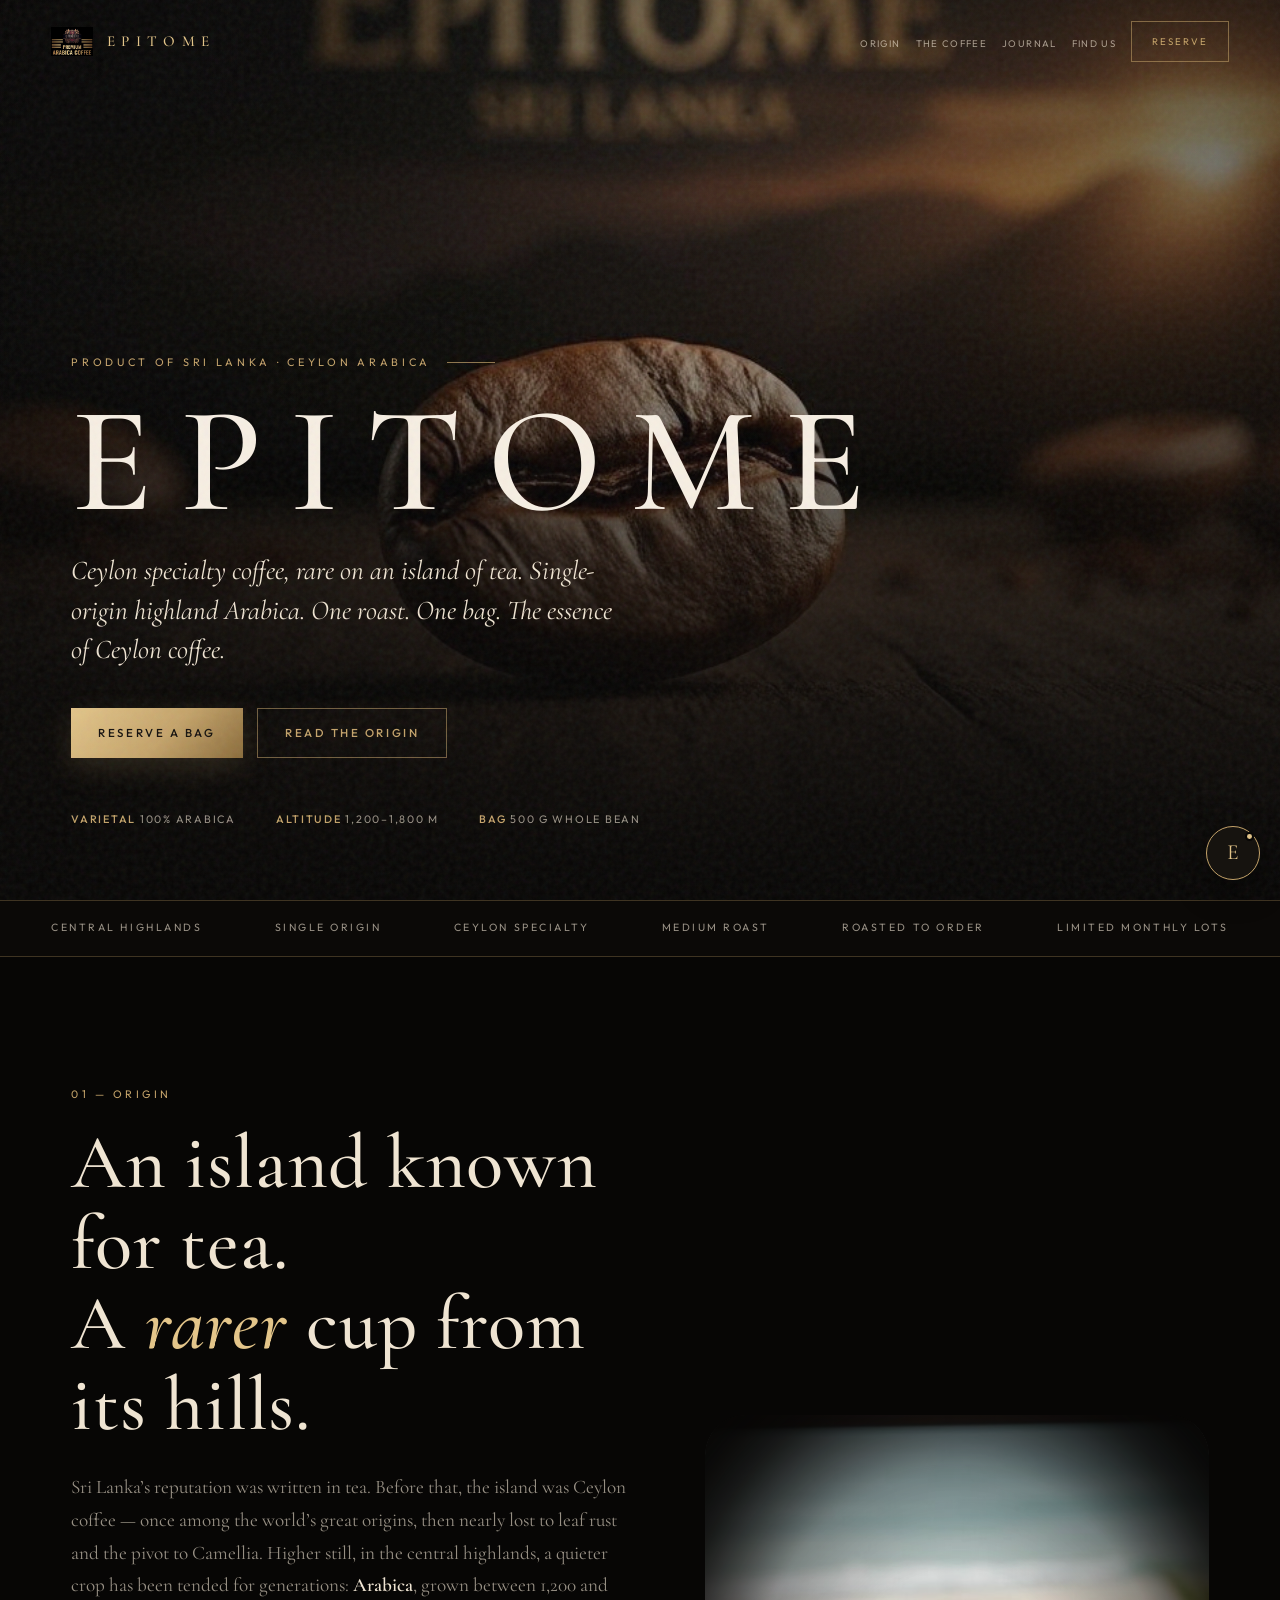
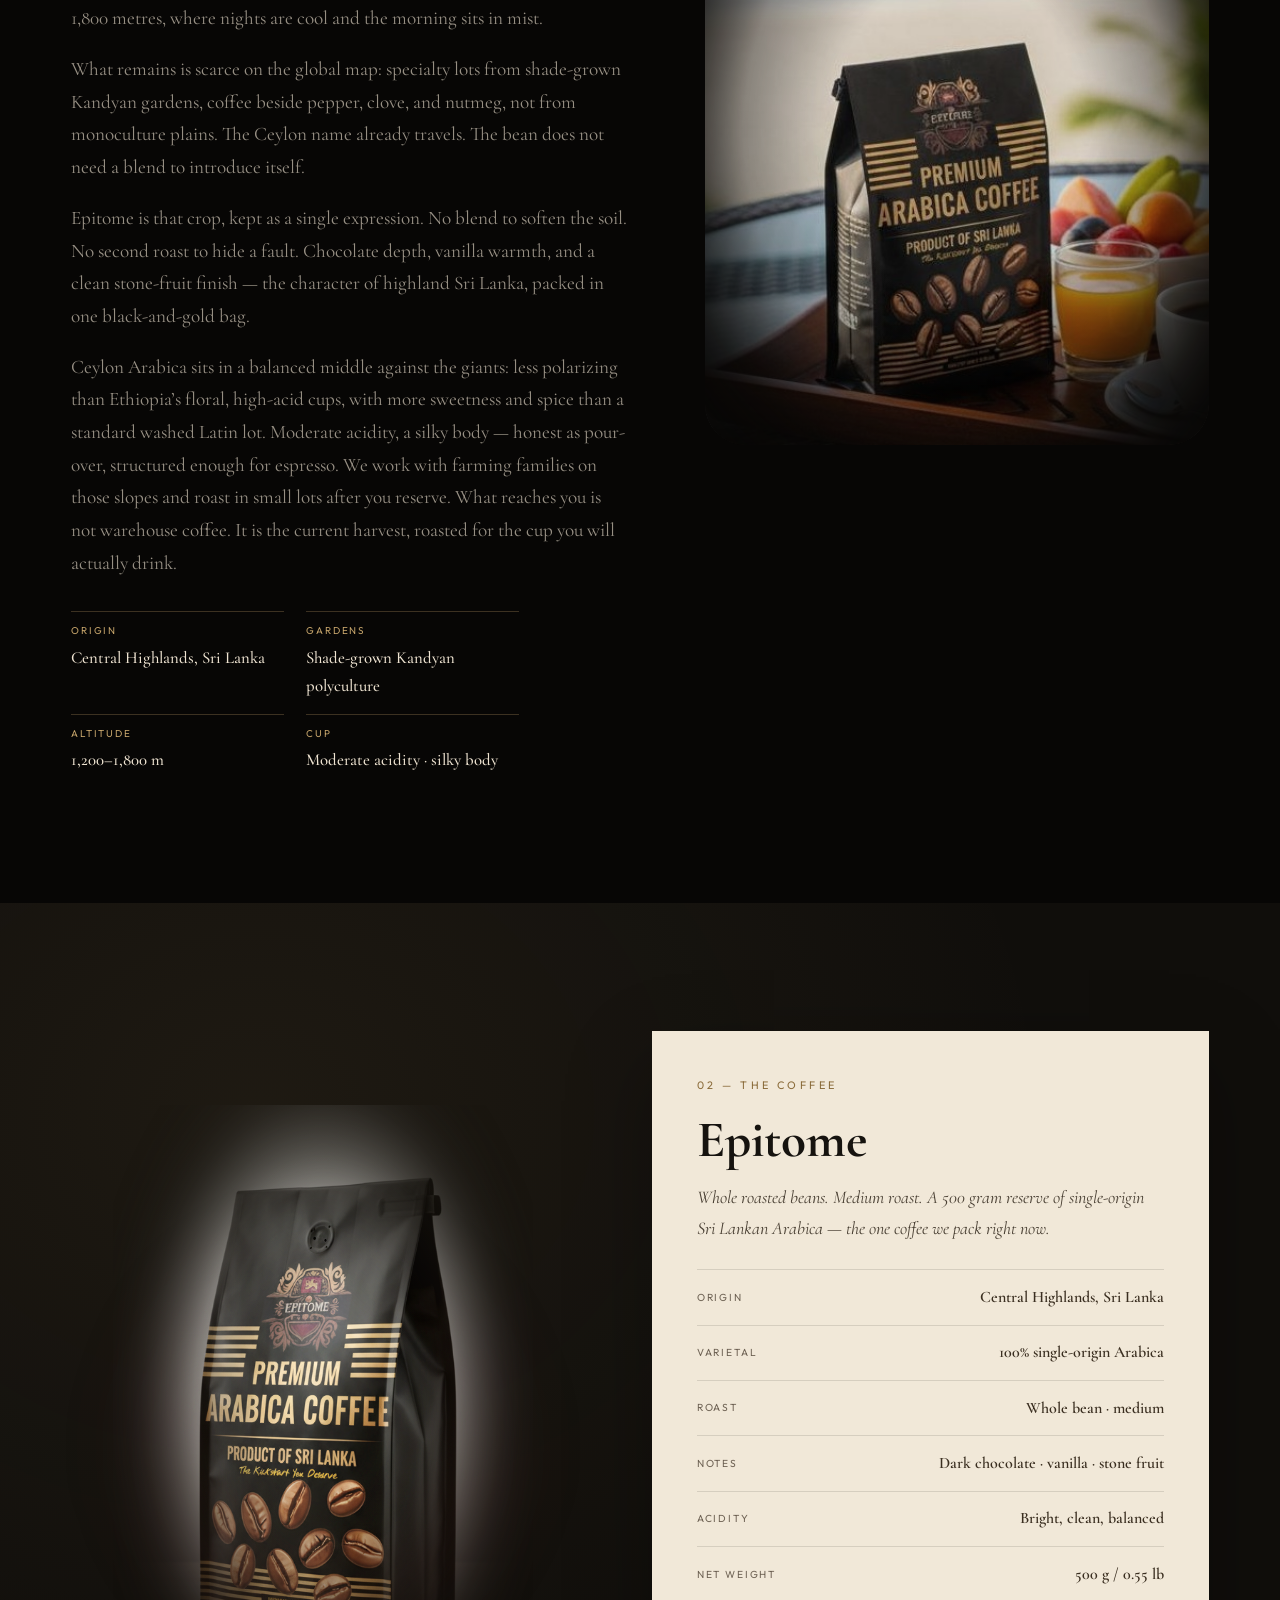
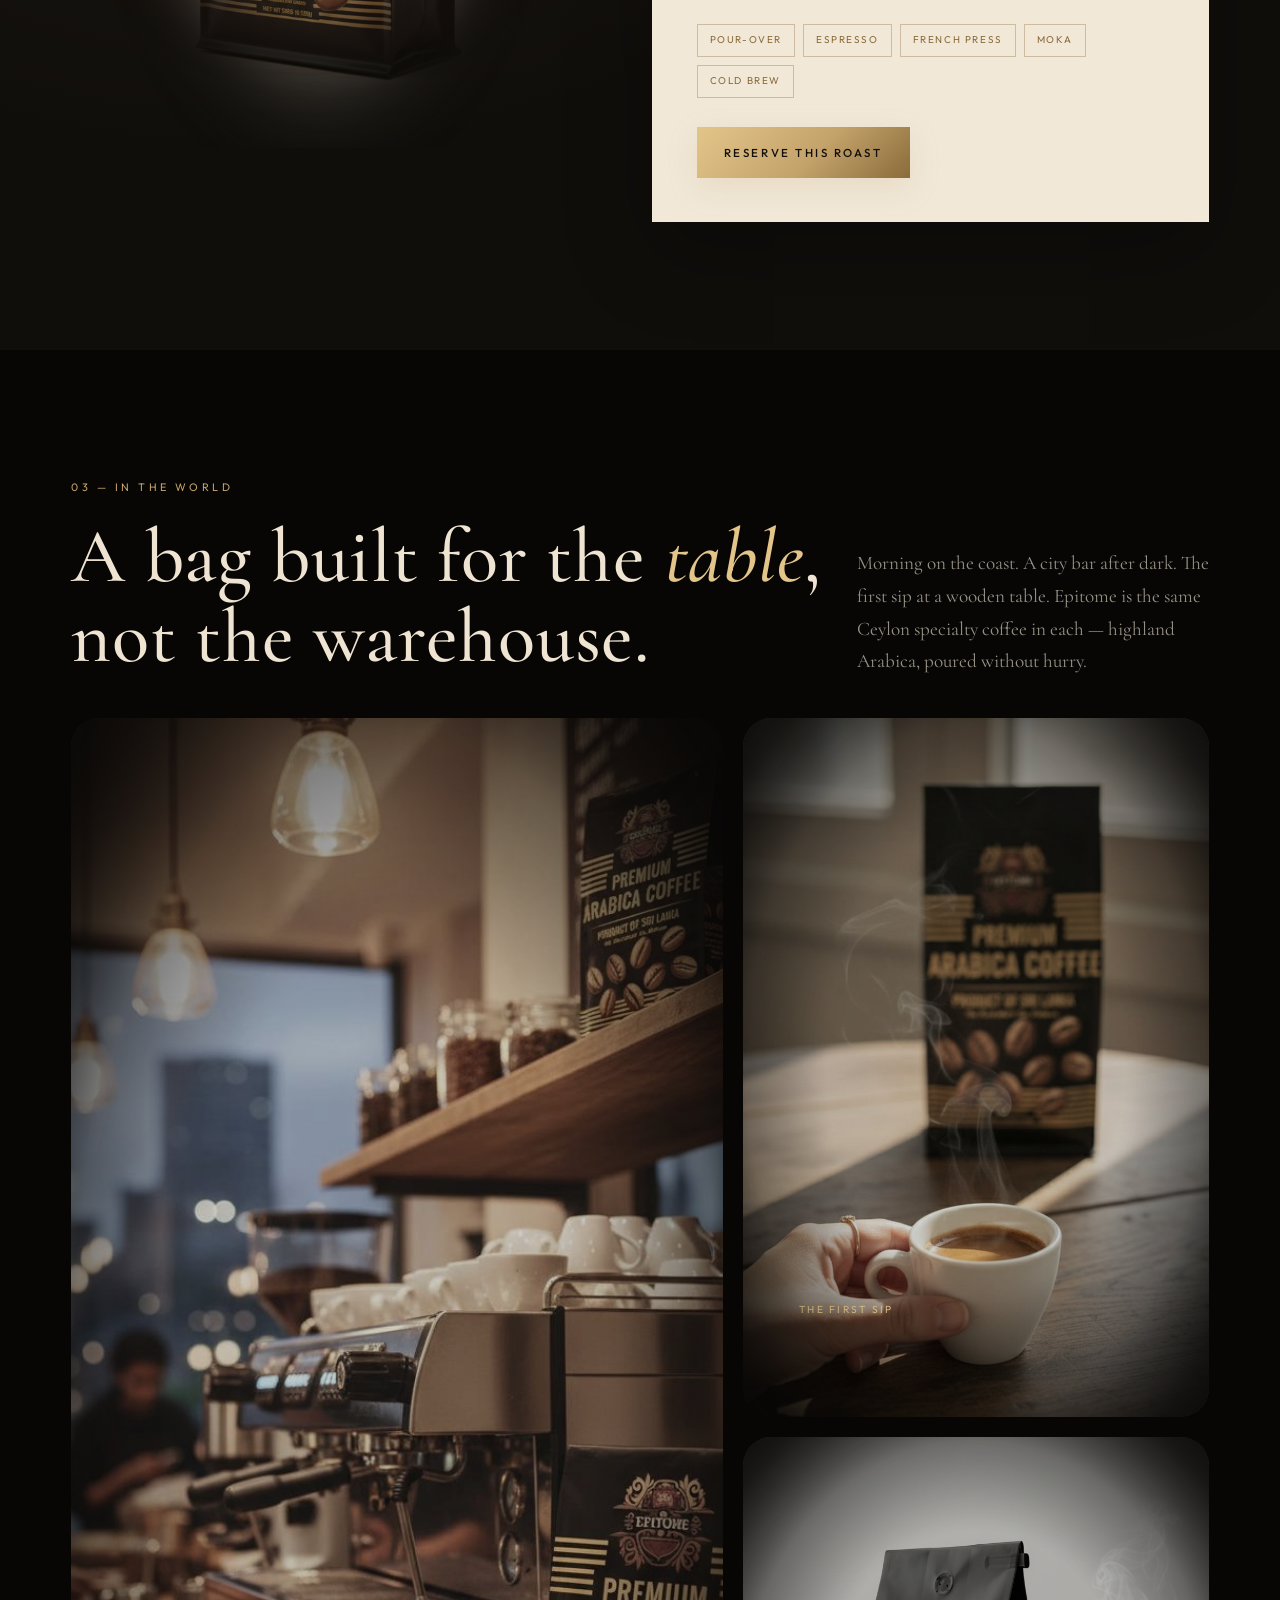
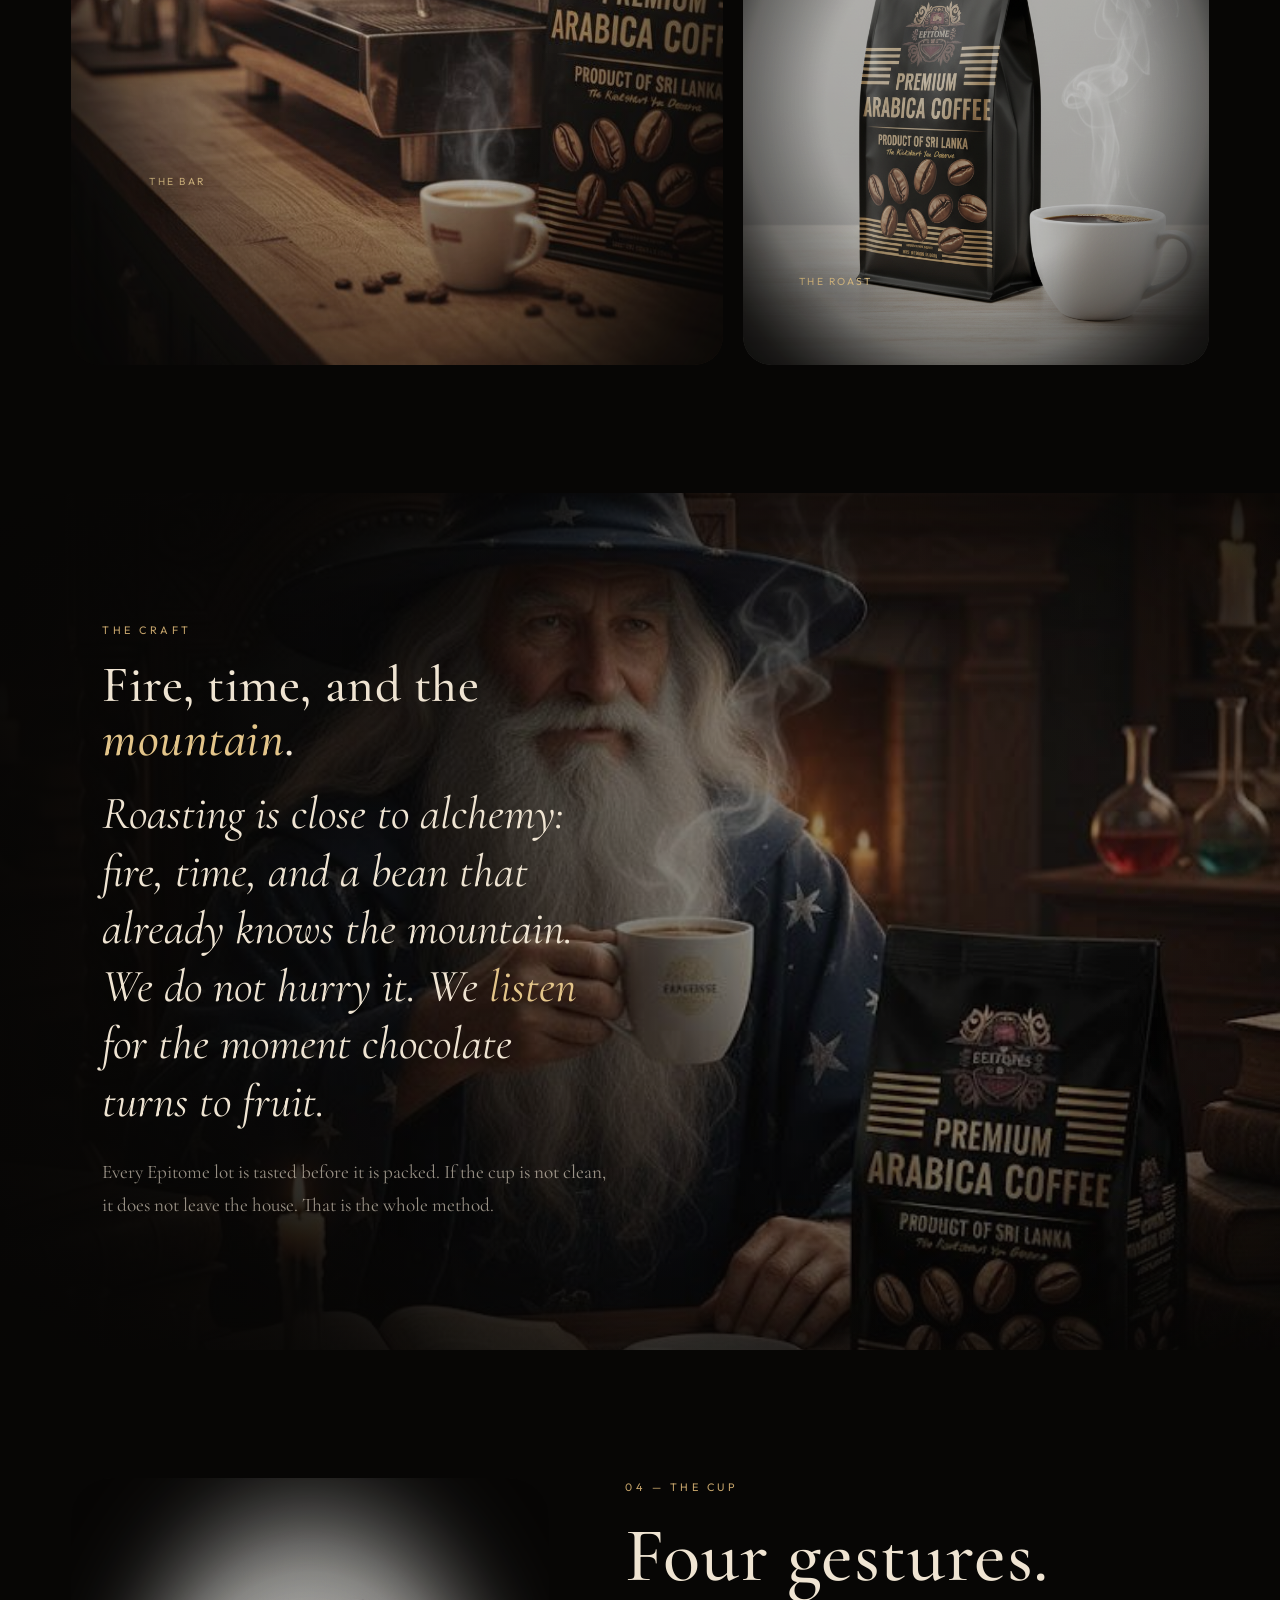
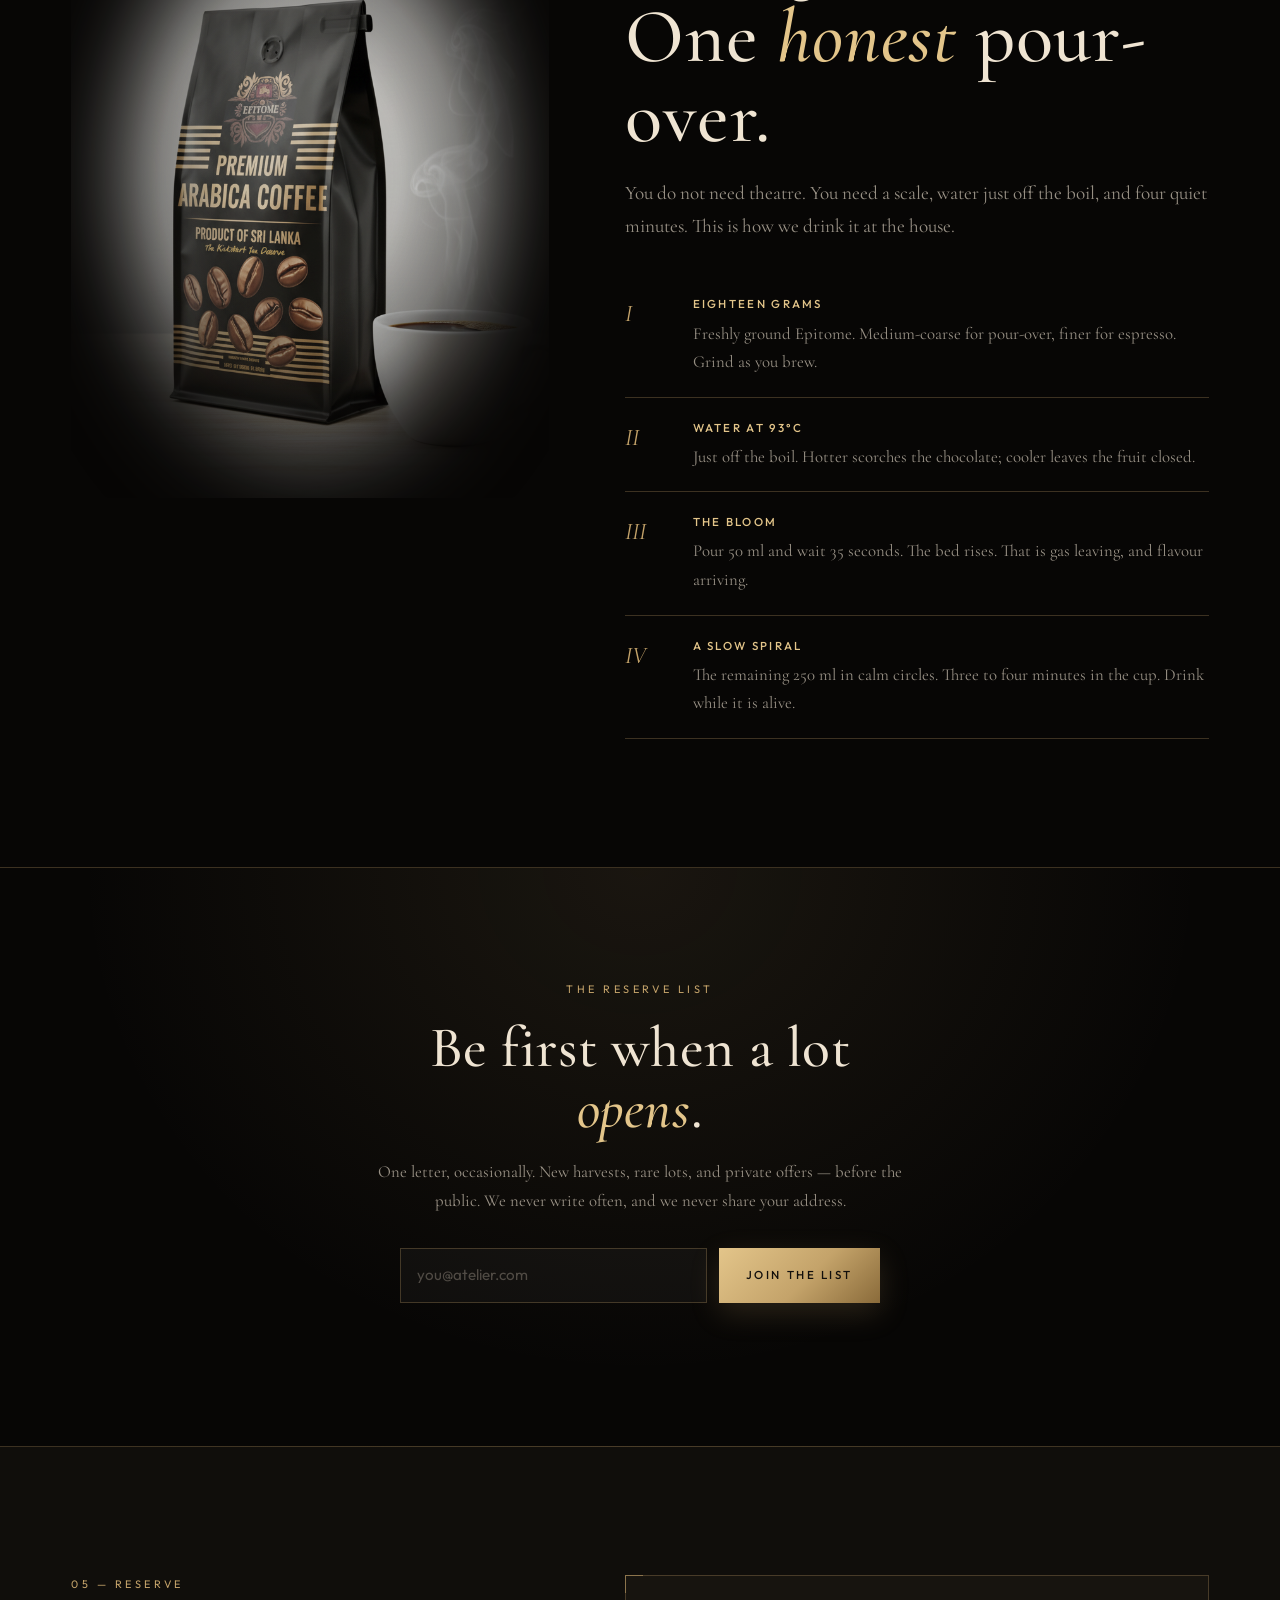
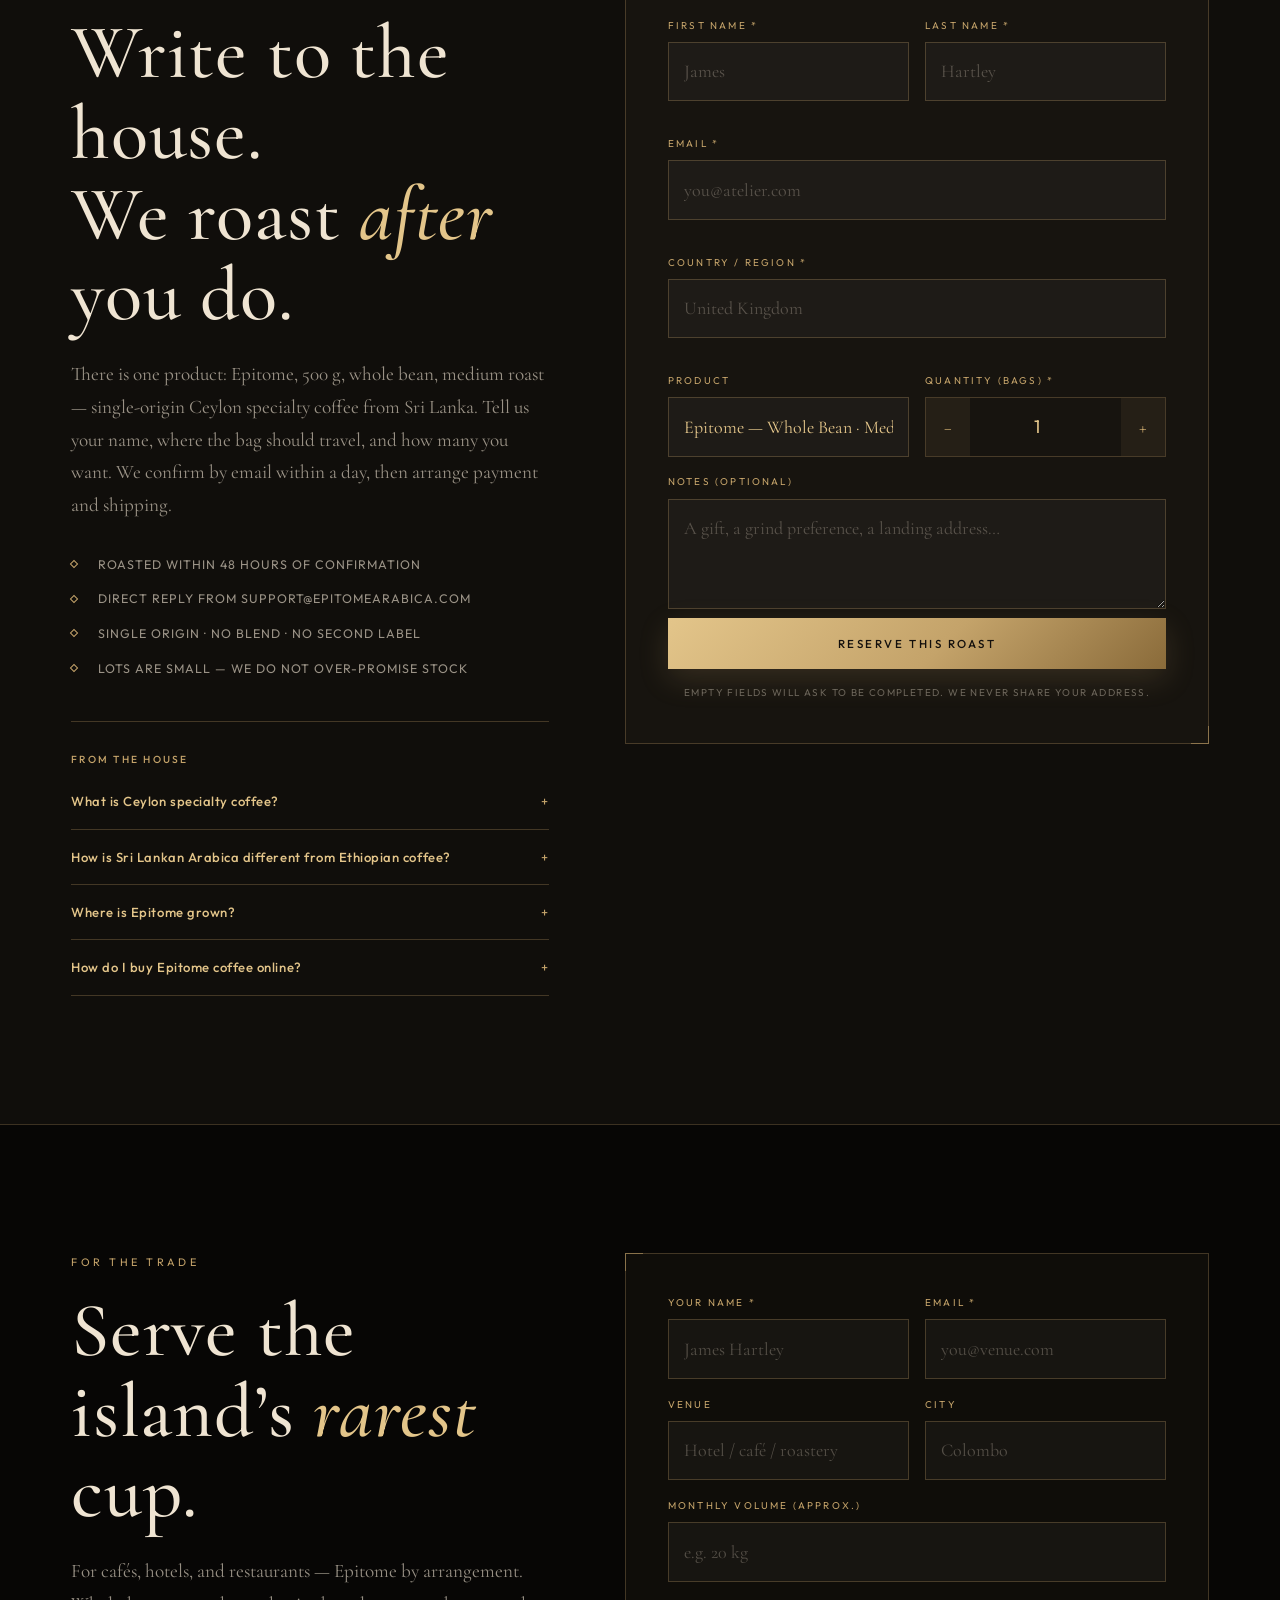
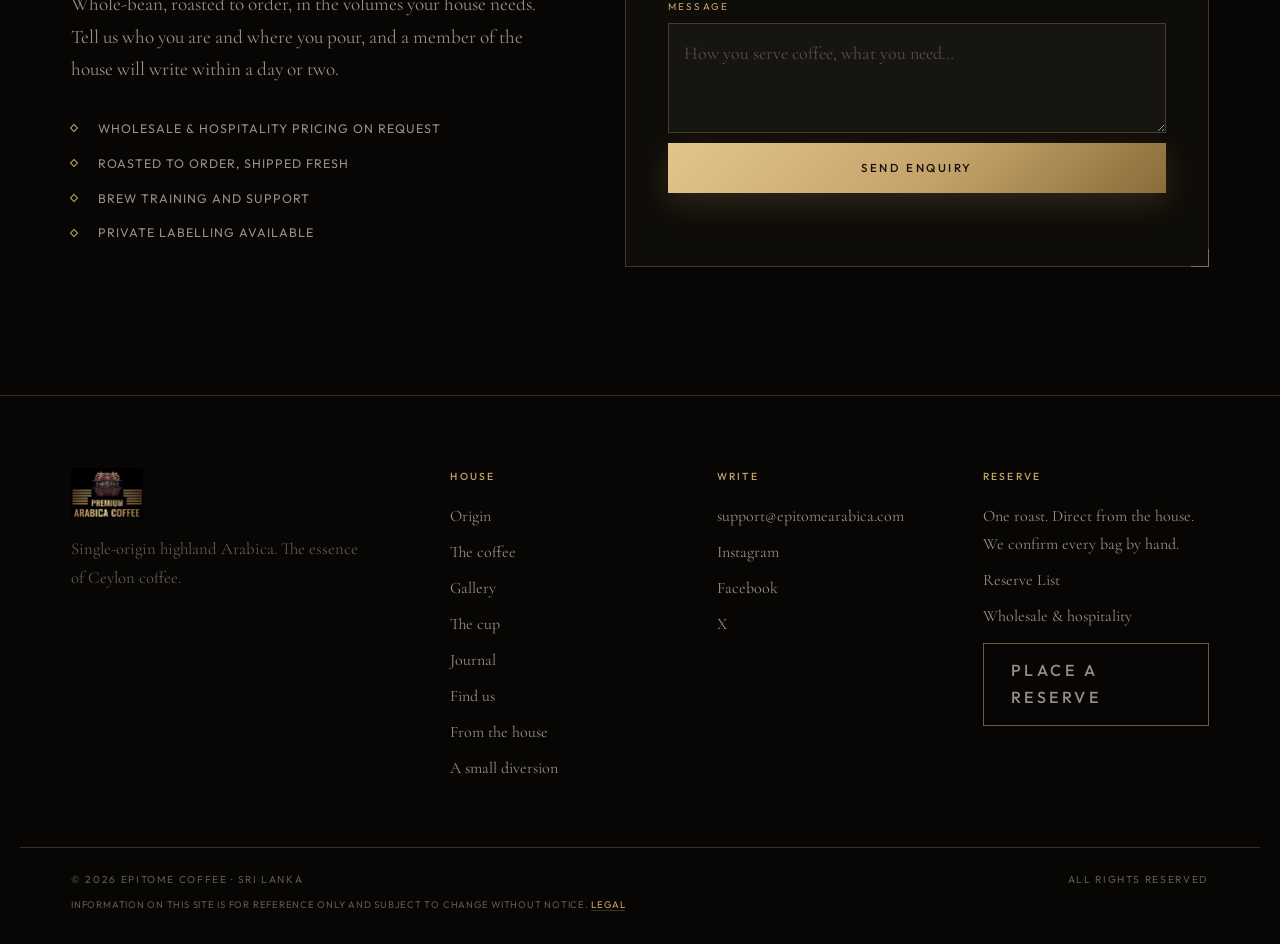
<file: index.html>
<!DOCTYPE html>
<html lang="en">
<head>
  <meta charset="UTF-8">
  <meta name="viewport" content="width=device-width, initial-scale=1.0">
  <!-- Google tag (gtag.js) -->
  <script async src="https://www.googletagmanager.com/gtag/js?id=G-58KF51LB1W"></script>
  <script>
    window.dataLayer = window.dataLayer || [];
    function gtag(){dataLayer.push(arguments);}
    gtag('js', new Date());
    gtag('config', 'G-58KF51LB1W');
  </script>
  <title>Epitome — Ceylon Specialty Coffee | Single Origin Sri Lankan Arabica</title>
  <meta name="description" content="Reserve Epitome: single-origin Ceylon specialty coffee. Highland Sri Lankan Arabica, 500 g whole bean, medium roast. Rare, shade-grown, roasted to order.">
  <meta name="author" content="Epitome">
  <meta name="theme-color" content="#070605">
  <meta name="robots" content="index, follow">
  <link rel="canonical" href="https://epitomearabica.com/">
  <link rel="alternate" hreflang="en" href="https://epitomearabica.com/">
  <link rel="icon" href="assets/crest.png" type="image/png">
  <link rel="apple-touch-icon" href="assets/crest.png">
  <meta property="og:type" content="website">
  <meta property="og:site_name" content="Epitome">
  <meta property="og:locale" content="en_US">
  <meta property="og:url" content="https://epitomearabica.com/">
  <meta property="og:title" content="Epitome — Ceylon Specialty Coffee">
  <meta property="og:description" content="Single-origin highland Arabica from Sri Lanka. One roast, one 500 g bag, reserved to order. Product of Sri Lanka.">
  <meta property="og:image" content="https://epitomearabica.com/assets/og.jpg">
  <meta property="og:image:type" content="image/jpeg">
  <meta property="og:image:width" content="1200">
  <meta property="og:image:height" content="630">
  <meta property="og:image:alt" content="Epitome 500 g bag — whole bean Ceylon specialty coffee from Sri Lanka">
  <meta name="twitter:card" content="summary_large_image">
  <meta name="twitter:title" content="Epitome — Ceylon Specialty Coffee">
  <meta name="twitter:description" content="Single-origin Sri Lankan Arabica. Highland grown, 500 g whole bean, medium roast. Reserve a bag from the house.">
  <meta name="twitter:image" content="https://epitomearabica.com/assets/og.jpg">
  <meta name="twitter:image:alt" content="Epitome 500 g bag — whole bean Ceylon specialty coffee from Sri Lanka">
  <link rel="preconnect" href="https://fonts.googleapis.com">
  <link rel="preconnect" href="https://fonts.gstatic.com" crossorigin>
  <link href="https://fonts.googleapis.com/css2?family=Cormorant+Garamond:ital,wght@0,400;0,500;0,600;1,400;1,500&family=Outfit:wght@300;400;500;600&display=swap" rel="stylesheet">
  <link rel="stylesheet" href="assets/site.css?v=tetris-4">
  <link rel="stylesheet" href="assets/chatbot.css">
  <script type="application/ld+json">
  {
    "@context": "https://schema.org",
    "@graph": [
      {
        "@type": "Organization",
        "@id": "https://epitomearabica.com/#organization",
        "name": "Epitome",
        "url": "https://epitomearabica.com/",
        "logo": {
          "@type": "ImageObject",
          "url": "https://epitomearabica.com/assets/crest.png"
        },
        "image": "https://epitomearabica.com/assets/og.jpg",
        "email": "mailto:support@epitomearabica.com",
        "description": "Epitome is a Sri Lankan house for single-origin Ceylon specialty coffee: highland Arabica, roasted to order.",
        "areaServed": "Worldwide",
        "knowsAbout": ["Ceylon specialty coffee", "Sri Lankan Arabica", "single origin coffee"],
        "sameAs": [
          "https://www.instagram.com/the.essence.of.sri.lanka/",
          "https://www.facebook.com/profile.php?id=61584592581260",
          "https://x.com/essence_of_LK"
        ],
        "contactPoint": {
          "@type": "ContactPoint",
          "contactType": "customer support",
          "email": "support@epitomearabica.com",
          "availableLanguage": ["en"]
        },
        "address": {
          "@type": "PostalAddress",
          "addressCountry": "LK"
        }
      },
      {
        "@type": "WebSite",
        "@id": "https://epitomearabica.com/#website",
        "url": "https://epitomearabica.com/",
        "name": "Epitome",
        "inLanguage": "en",
        "publisher": { "@id": "https://epitomearabica.com/#organization" }
      },
      {
        "@type": "WebPage",
        "@id": "https://epitomearabica.com/#webpage",
        "url": "https://epitomearabica.com/",
        "name": "Epitome — Ceylon Specialty Coffee",
        "description": "Epitome is a Sri Lankan house for single-origin Ceylon specialty coffee: highland Arabica, roasted to order.",
        "inLanguage": "en",
        "isPartOf": { "@id": "https://epitomearabica.com/#website" },
        "about": { "@id": "https://epitomearabica.com/#organization" },
        "mainEntity": { "@id": "https://epitomearabica.com/#product" },
        "primaryImageOfPage": "https://epitomearabica.com/assets/og.jpg"
      },
      {
        "@type": "Product",
        "@id": "https://epitomearabica.com/#product",
        "name": "Epitome",
        "alternateName": ["Ceylon specialty coffee", "Single origin Sri Lankan Arabica beans"],
        "description": "500 g of whole-bean, medium-roast, single-origin Ceylon specialty coffee. 100% Arabica from Sri Lanka’s central highlands, 1,200–1,800 m. Chocolate, vanilla, and stone fruit. Reserved and roasted to order.",
        "image": [
          "https://epitomearabica.com/assets/product.jpg",
          "https://epitomearabica.com/assets/og.jpg"
        ],
        "brand": { "@id": "https://epitomearabica.com/#organization" },
        "category": "Specialty Coffee",
        "countryOfOrigin": { "@type": "Country", "name": "Sri Lanka" },
        "material": "100% Arabica coffee beans",
        "weight": { "@type": "QuantitativeValue", "value": 500, "unitCode": "GRM" },
        "additionalProperty": [
          { "@type": "PropertyValue", "name": "Varietal", "value": "100% single-origin Arabica" },
          { "@type": "PropertyValue", "name": "Origin", "value": "Central Highlands, Sri Lanka" },
          { "@type": "PropertyValue", "name": "Altitude", "value": "1,200–1,800 m" },
          { "@type": "PropertyValue", "name": "Roast", "value": "Medium, whole bean" },
          { "@type": "PropertyValue", "name": "Tasting notes", "value": "Dark chocolate, vanilla, stone fruit" }
        ],
        "offers": {
          "@type": "Offer",
          "url": "https://epitomearabica.com/#reserve",
          "availability": "https://schema.org/LimitedAvailability",
          "itemCondition": "https://schema.org/NewCondition",
          "seller": { "@id": "https://epitomearabica.com/#organization" }
        }
      },
      {
        "@type": "FAQPage",
        "@id": "https://epitomearabica.com/#faq",
        "mainEntity": [
          {
            "@type": "Question",
            "name": "What is Ceylon specialty coffee?",
            "acceptedAnswer": {
              "@type": "Answer",
              "text": "Ceylon specialty coffee is high-grown Arabica from Sri Lanka — a rare origin after the island’s historic shift to tea. Epitome is a single-origin expression of that crop: highland beans, one medium roast, packed as a 500 g bag of whole beans."
            }
          },
          {
            "@type": "Question",
            "name": "How is Sri Lankan Arabica different from Ethiopian coffee?",
            "acceptedAnswer": {
              "@type": "Answer",
              "text": "Ceylon Arabica typically sits in a balanced middle: moderate acidity and a silky, medium-to-full body, rather than Ethiopia’s very bright, floral, tea-like cups. Epitome drinks with chocolate depth, vanilla warmth, and a clean stone-fruit finish, and holds for both pour-over and espresso."
            }
          },
          {
            "@type": "Question",
            "name": "Where is Epitome grown?",
            "acceptedAnswer": {
              "@type": "Answer",
              "text": "In Sri Lanka’s central highlands, between 1,200 and 1,800 metres. The island’s Arabica is largely shade-grown in biodiverse Kandyan gardens — coffee beside pepper, clove, nutmeg, and shade trees — not vast monoculture."
            }
          },
          {
            "@type": "Question",
            "name": "How do I buy Epitome coffee online?",
            "acceptedAnswer": {
              "@type": "Answer",
              "text": "There is no warehouse stock. Reserve a 500 g bag on this page. The house confirms by email within a day, then roasts and ships. One product: whole roasted beans, medium roast, product of Sri Lanka."
            }
          }
        ]
      }
    ]
  }
  </script>
</head>
<body>
  <a class="skip-link" href="#main">Skip to main content</a>
  <div class="grain" aria-hidden="true"></div>

  <header class="site-header">
    <a class="brand" href="#top" aria-label="Epitome home">
      <img src="assets/crest.png" alt="Epitome crest" width="42" height="30">
      <span class="brand-name">EPITOME</span>
    </a>
    <nav aria-label="Primary">
      <ul class="nav-desktop">
        <li><a href="#origin">Origin</a></li>
        <li><a href="#coffee">The coffee</a></li>

        
        <li><a href="/journal/">Journal</a></li>
        <li><a href="/locations.html">Find us</a></li>
        <li><a href="#reserve" class="nav-cta">Reserve</a></li>
      </ul>
    </nav>
    <button class="menu-toggle" type="button" aria-label="Open menu" aria-expanded="false" aria-controls="mobile-nav">
      <span></span>
    </button>
  </header>

  <nav class="nav-drawer" id="mobile-nav" aria-label="Mobile">
    <a href="#origin">Origin</a>
    <a href="#coffee">The coffee</a>

    
    <a href="/journal/">Journal</a>
    <a href="/locations.html">Find us</a>
    <a href="#reserve">Reserve</a>
  </nav>

  <main id="main">
    <section class="hero" id="top" aria-label="Epitome Ceylon specialty coffee">
      <div class="hero-media">
        <img src="assets/bean.jpg" alt="Roasted single-origin Sri Lankan Arabica bean, Ceylon specialty coffee from the highlands" width="1024" height="1024" fetchpriority="high" decoding="async">
      </div>
      <div class="hero-veil" aria-hidden="true"></div>
      <div class="hero-inner">
        <p class="eyebrow">Product of Sri Lanka · Ceylon Arabica</p>
        <h1>EPITOME</h1>
        <p class="hero-kicker">Ceylon specialty coffee, rare on an island of tea. Single-origin highland Arabica. One roast. One bag. The essence of Ceylon coffee.</p>
        <div class="hero-actions">
          <a class="btn btn-gold" href="#reserve">Reserve a bag</a>
          <a class="btn btn-line" href="#origin">Read the origin</a>
        </div>
        <div class="hero-meta">
          <span><b>Varietal</b> 100% Arabica</span>
          <span><b>Altitude</b> 1,200–1,800 m</span>
          <span><b>Bag</b> 500 g whole bean</span>
        </div>
      </div>
    </section>

    <div class="provenance">
      <div class="provenance-row">
        <span>Central Highlands</span>
        <span>Single origin</span>
        <span>Ceylon specialty</span>
        <span>Medium roast</span>
        <span>Roasted to order</span>
        <span>Limited monthly lots</span>
      </div>
    </div>

    <section class="chapter" id="origin">
      <div class="wrap split">
        <div class="reveal">
          <p class="chapter-label">01 — Origin</p>
          <h2 class="display">An island known for tea.<br>A <em>rarer</em> cup from its hills.</h2>
          <div class="prose" style="margin-top: 1.6rem;">
            <p>Sri Lanka’s reputation was written in tea. Before that, the island was Ceylon coffee — once among the world’s great origins, then nearly lost to leaf rust and the pivot to Camellia. Higher still, in the central highlands, a quieter crop has been tended for generations: <strong>Arabica</strong>, grown between 1,200 and 1,800 metres, where nights are cool and the morning sits in mist.</p>
            <p>What remains is scarce on the global map: specialty lots from shade-grown Kandyan gardens, coffee beside pepper, clove, and nutmeg, not from monoculture plains. The Ceylon name already travels. The bean does not need a blend to introduce itself.</p>
            <p>Epitome is that crop, kept as a single expression. No blend to soften the soil. No second roast to hide a fault. Chocolate depth, vanilla warmth, and a clean stone-fruit finish — the character of highland Sri Lanka, packed in one black-and-gold bag.</p>
            <p>Ceylon Arabica sits in a balanced middle against the giants: less polarizing than Ethiopia’s floral, high-acid cups, with more sweetness and spice than a standard washed Latin lot. Moderate acidity, a silky body — honest as pour-over, structured enough for espresso. We work with farming families on those slopes and roast in small lots after you reserve. What reaches you is not warehouse coffee. It is the current harvest, roasted for the cup you will actually drink.</p>
          </div>
          <dl class="terroir">
            <div><dt>Origin</dt><dd>Central Highlands, Sri Lanka</dd></div>
            <div><dt>Gardens</dt><dd>Shade-grown Kandyan polyculture</dd></div>
            <div><dt>Altitude</dt><dd>1,200–1,800 m</dd></div>
            <div><dt>Cup</dt><dd>Moderate acidity · silky body</dd></div>
          </dl>
        </div>
        <figure class="bloom bloom-origin reveal">
          <img src="assets/terrace-bag.jpg?v=2" alt="500 g bag of whole bean Ceylon Arabica coffee, Epitome, on a Sri Lankan terrace" width="473" height="592" loading="lazy" decoding="async">
        </figure>
      </div>
    </section>

    <section class="chapter product" id="coffee">
      <div class="wrap product-layout">
        <div class="product-shot reveal">
          <div class="bloom-glow" aria-hidden="true"></div>
          <div class="bloom bloom-product">
            <img src="assets/product.jpg" alt="Epitome 500 g bag of whole bean Ceylon specialty coffee, product of Sri Lanka" width="589" height="902">
          </div>
        </div>
        <article class="tasting-card reveal">
          <p class="chapter-label">02 — The coffee</p>
          <h2>Epitome</h2>
          <p class="lede">Whole roasted beans. Medium roast. A 500 gram reserve of single-origin Sri Lankan Arabica — the one coffee we pack right now.</p>
          <dl>
            <div class="spec"><dt>Origin</dt><dd>Central Highlands, Sri Lanka</dd></div>
            <div class="spec"><dt>Varietal</dt><dd>100% single-origin Arabica</dd></div>
            <div class="spec"><dt>Roast</dt><dd>Whole bean · medium</dd></div>
            <div class="spec"><dt>Notes</dt><dd>Dark chocolate · vanilla · stone fruit</dd></div>
            <div class="spec"><dt>Acidity</dt><dd>Bright, clean, balanced</dd></div>
            <div class="spec"><dt>Net weight</dt><dd>500 g / 0.55 lb</dd></div>
          </dl>
          <div class="brew-tags" aria-label="Suggested brew methods">
            <span>Pour-over</span>
            <span>Espresso</span>
            <span>French press</span>
            <span>Moka</span>
            <span>Cold brew</span>
          </div>
          <a class="btn btn-gold" href="#reserve">Reserve this roast</a>
        </article>
      </div>
    </section>

    <section class="chapter" id="world">
      <div class="wrap">
        <div class="gallery-head reveal">
          <div>
            <p class="chapter-label">03 — In the world</p>
            <h2 class="display">A bag built for the <em>table</em>,<br>not the warehouse.</h2>
          </div>
          <p class="prose" style="max-width: 22rem;">Morning on the coast. A city bar after dark. The first sip at a wooden table. Epitome is the same Ceylon specialty coffee in each — highland Arabica, poured without hurry.</p>
        </div>
        <div class="gallery-grid">
          <figure class="shot shot-lg bloom bloom-gallery reveal">
            <img src="assets/cafe.jpg" alt="Epitome Ceylon specialty coffee bags on a café espresso bar at dusk" width="864" height="1184" loading="lazy" decoding="async">
            <span class="bloom-veil" aria-hidden="true"></span>
            <figcaption>The bar</figcaption>
          </figure>
          <figure class="shot bloom bloom-gallery reveal">
            <img src="assets/first-sip.jpg" alt="Hand holding a steaming espresso with an Epitome Sri Lankan Arabica bag beyond" width="832" height="1248" loading="lazy" decoding="async">
            <span class="bloom-veil" aria-hidden="true"></span>
            <figcaption>The first sip</figcaption>
          </figure>
          <figure class="shot bloom bloom-gallery reveal">
            <img src="assets/product-cup.jpg" alt="Epitome whole bean Ceylon Arabica bag beside a steaming white cup" width="864" height="980" loading="lazy" decoding="async">
            <span class="bloom-veil" aria-hidden="true"></span>
            <figcaption>The roast</figcaption>
          </figure>
        </div>
      </div>
    </section>

    <section class="alchemy" aria-label="The craft">
      <div class="alchemy-media bloom bloom-alchemy">
        <img src="assets/alchemy.jpg" alt="Roast master in a candlelit study holding an Epitome cup beside the Ceylon Arabica bag" width="747" height="1024" loading="lazy" decoding="async">
        <span class="bloom-veil" aria-hidden="true"></span>
      </div>
      <div class="alchemy-veil" aria-hidden="true"></div>
      <div class="alchemy-copy reveal">
        <p class="chapter-label">The craft</p>
        <h2 class="display">Fire, time, and the <em>mountain</em>.</h2>
        <p class="quote">Roasting is close to alchemy: fire, time, and a bean that already knows the mountain. We do not hurry it. We <em>listen</em> for the moment chocolate turns to fruit.</p>
        <p class="prose" style="margin-top: 1.6rem;">Every Epitome lot is tasted before it is packed. If the cup is not clean, it does not leave the house. That is the whole method.</p>
      </div>
    </section>

    <section class="chapter" id="ritual">
      <div class="wrap ritual-layout">
        <figure class="ritual-photo bloom bloom-ritual reveal">
          <img src="assets/product-cup.jpg" alt="Epitome bag with a steaming cup of black Sri Lankan coffee" width="864" height="980" loading="lazy" decoding="async">
        </figure>
        <div class="reveal">
          <p class="chapter-label">04 — The cup</p>
          <h2 class="display">Four gestures.<br>One <em>honest</em> pour-over.</h2>
          <p class="prose" style="margin-top: 1.2rem;">You do not need theatre. You need a scale, water just off the boil, and four quiet minutes. This is how we drink it at the house.</p>
          <div class="steps">
            <article class="step">
              <div class="step-num">I</div>
              <div>
                <h3>Eighteen grams</h3>
                <p>Freshly ground Epitome. Medium-coarse for pour-over, finer for espresso. Grind as you brew.</p>
              </div>
            </article>
            <article class="step">
              <div class="step-num">II</div>
              <div>
                <h3>Water at 93°C</h3>
                <p>Just off the boil. Hotter scorches the chocolate; cooler leaves the fruit closed.</p>
              </div>
            </article>
            <article class="step">
              <div class="step-num">III</div>
              <div>
                <h3>The bloom</h3>
                <p>Pour 50 ml and wait 35 seconds. The bed rises. That is gas leaving, and flavour arriving.</p>
              </div>
            </article>
            <article class="step">
              <div class="step-num">IV</div>
              <div>
                <h3>A slow spiral</h3>
                <p>The remaining 250 ml in calm circles. Three to four minutes in the cup. Drink while it is alive.</p>
              </div>
            </article>
          </div>
        </div>
      </div>
    </section>

    <section class="subscribe-band" id="subscribe" aria-label="Join the Reserve List">
      <div class="wrap subscribe-inner reveal">
        <p class="chapter-label">The Reserve List</p>
        <h2 class="display">Be first when a lot <em>opens</em>.</h2>
        <p class="prose">One letter, occasionally. New harvests, rare lots, and private offers — before the public. We never write often, and we never share your address.</p>
        <form id="subscribeForm" class="subscribe-form" data-csrf novalidate>
          <div class="honeypot" aria-hidden="true">
            <label for="subGotcha">Leave blank</label>
            <input type="text" id="subGotcha" name="_gotcha" tabindex="-1" autocomplete="off">
          </div>
          <label class="sr-only" for="subEmail">Email address</label>
          <input id="subEmail" name="email" type="email" autocomplete="email" required maxlength="254" placeholder="you@atelier.com">
          <button class="btn btn-gold" type="submit">Join the list</button>
        </form>
        <p class="form-status" id="subscribeStatus" role="status" aria-live="polite"></p>
      </div>
    </section>

    <section class="chapter reserve" id="reserve">
      <div class="wrap reserve-layout">
        <div class="reveal">
          <p class="chapter-label">05 — Reserve</p>
          <h2 class="display">Write to the house.<br>We roast <em>after</em> you do.</h2>
          <p class="prose" style="margin-top: 1.4rem;">There is one product: Epitome, 500 g, whole bean, medium roast — single-origin Ceylon specialty coffee from Sri Lanka. Tell us your name, where the bag should travel, and how many you want. We confirm by email within a day, then arrange payment and shipping.</p>
          <ul class="promises">
            <li>Roasted within 48 hours of confirmation</li>
            <li>Direct reply from support@epitomearabica.com</li>
            <li>Single origin · no blend · no second label</li>
            <li>Lots are small — we do not over-promise stock</li>
          </ul>

          <div class="faq" id="faq">
            <h2>From the house</h2>
            <details>
              <summary>What is Ceylon specialty coffee?</summary>
              <p>Ceylon specialty coffee is high-grown Arabica from Sri Lanka — a rare origin after the island’s historic shift to tea. Epitome is a single-origin expression of that crop: highland beans, one medium roast, packed as a 500 g bag of whole beans.</p>
            </details>
            <details>
              <summary>How is Sri Lankan Arabica different from Ethiopian coffee?</summary>
              <p>Ceylon Arabica typically sits in a balanced middle: moderate acidity and a silky, medium-to-full body, rather than Ethiopia’s very bright, floral, tea-like cups. Epitome drinks with chocolate depth, vanilla warmth, and a clean stone-fruit finish, and holds for both pour-over and espresso.</p>
            </details>
            <details>
              <summary>Where is Epitome grown?</summary>
              <p>In Sri Lanka’s central highlands, between 1,200 and 1,800 metres. The island’s Arabica is largely shade-grown in biodiverse Kandyan gardens — coffee beside pepper, clove, nutmeg, and shade trees — not vast monoculture.</p>
            </details>
            <details>
              <summary>How do I buy Epitome coffee online?</summary>
              <p>There is no warehouse stock. Reserve a 500 g bag on this page. The house confirms by email within a day, then roasts and ships. One product: whole roasted beans, medium roast, product of Sri Lanka.</p>
            </details>
          </div>
        </div>

        <div class="form-panel reveal">
          <div class="feedback" id="formSuccess" role="status">
            <div class="feedback-mark" aria-hidden="true"></div>
            <h3>Your reserve is with us</h3>
            <p>Thank you, <span id="successName">friend</span>. We will write within 24 hours to confirm the roast, payment, and the route your bag will take.</p>
            <p style="margin-top:1.4rem;"><a href="#reserve" id="sendAnother">Send another reserve</a></p>
          </div>

          <div class="feedback error" id="formError" role="alert">
            <h3>We could not send that</h3>
            <p id="formErrorMsg">Please try again, or email <a href="mailto:support@epitomearabica.com">support@epitomearabica.com</a> and we will take the order by hand.</p>
          </div>

          <form id="orderForm" action="/mail.php" method="POST" data-csrf novalidate>
            <div class="form-grid">
              <div class="field">
                <label for="firstName">First name *</label>
                <input id="firstName" name="firstName" type="text" autocomplete="given-name" required maxlength="80" placeholder="James">
                <span class="field-error" id="err-firstName"></span>
              </div>
              <div class="field">
                <label for="lastName">Last name *</label>
                <input id="lastName" name="lastName" type="text" autocomplete="family-name" required maxlength="80" placeholder="Hartley">
                <span class="field-error" id="err-lastName"></span>
              </div>
              <div class="field full">
                <label for="email">Email *</label>
                <input id="email" name="email" type="email" autocomplete="email" required maxlength="254" placeholder="you@atelier.com">
                <span class="field-error" id="err-email"></span>
              </div>
              <div class="field full">
                <label for="country">Country / region *</label>
                <input id="country" name="country" type="text" autocomplete="country-name" required maxlength="100" placeholder="United Kingdom">
                <span class="field-error" id="err-country"></span>
              </div>
              <div class="field">
                <label for="grind">Product</label>
                <input id="grind" name="grind" type="text" value="Epitome — Whole Bean · Medium Roast" readonly>
              </div>
              <div class="field">
                <label for="quantity">Quantity (bags) *</label>
                <div class="qty">
                  <button type="button" id="qtyMinus" aria-label="Decrease quantity">−</button>
                  <input class="qty-input" id="quantity" name="quantity" type="number" value="1" min="1" max="20" readonly>
                  <button type="button" id="qtyPlus" aria-label="Increase quantity">+</button>
                </div>
              </div>
              <div class="field full">
                <label for="notes">Notes (optional)</label>
                <textarea id="notes" name="notes" maxlength="1000" placeholder="A gift, a grind preference, a landing address…"></textarea>
              </div>
            </div>

            <div class="honeypot" aria-hidden="true">
              <label for="gotcha">Leave blank</label>
              <input type="text" id="gotcha" name="_gotcha" tabindex="-1" autocomplete="off">
            </div>

            <button class="btn btn-gold form-submit" type="submit" id="submitBtn">Reserve this roast</button>
            <p class="form-note">Empty fields will ask to be completed. We never share your address.</p>
          </form>
        </div>
      </div>
    </section>

    <section class="chapter" id="wholesale">
      <div class="wrap reserve-layout">
        <div class="reveal">
          <p class="chapter-label">For the trade</p>
          <h2 class="display">Serve the island’s <em>rarest</em> cup.</h2>
          <p class="prose" style="margin-top:1.4rem;">For cafés, hotels, and restaurants — Epitome by arrangement. Whole-bean, roasted to order, in the volumes your house needs. Tell us who you are and where you pour, and a member of the house will write within a day or two.</p>
          <ul class="promises">
            <li>Wholesale & hospitality pricing on request</li>
            <li>Roasted to order, shipped fresh</li>
            <li>Brew training and support</li>
            <li>Private labelling available</li>
          </ul>
        </div>

        <div class="form-panel reveal">
          <form id="wholesaleForm" data-csrf novalidate>
            <div class="form-grid">
              <div class="field">
                <label for="whName">Your name *</label>
                <input id="whName" name="name" type="text" autocomplete="name" required maxlength="120" placeholder="James Hartley">
              </div>
              <div class="field">
                <label for="whEmail">Email *</label>
                <input id="whEmail" name="email" type="email" autocomplete="email" required maxlength="254" placeholder="you@venue.com">
              </div>
              <div class="field">
                <label for="whVenue">Venue</label>
                <input id="whVenue" name="venue" type="text" maxlength="160" placeholder="Hotel / café / roastery">
              </div>
              <div class="field">
                <label for="whCity">City</label>
                <input id="whCity" name="city" type="text" maxlength="120" placeholder="Colombo">
              </div>
              <div class="field full">
                <label for="whVolume">Monthly volume (approx.)</label>
                <input id="whVolume" name="volume" type="text" maxlength="120" placeholder="e.g. 20 kg">
              </div>
              <div class="field full">
                <label for="whMessage">Message</label>
                <textarea id="whMessage" name="message" maxlength="2000" placeholder="How you serve coffee, what you need…"></textarea>
              </div>
            </div>
            <div class="honeypot" aria-hidden="true">
              <label for="whGotcha">Leave blank</label>
              <input type="text" id="whGotcha" name="_gotcha" tabindex="-1" autocomplete="off">
            </div>
            <button class="btn btn-gold form-submit" type="submit">Send enquiry</button>
            <p class="form-status" id="wholesaleStatus" role="status" aria-live="polite"></p>
          </form>
        </div>
      </div>
    </section>

  </main>

  <footer class="site-footer" id="contact">
    <div class="wrap footer-grid">
      <div class="footer-brand">
        <img src="assets/crest.png" alt="Epitome crest with the Sri Lankan flag" width="72" height="51">
        <p>Single-origin highland Arabica. The essence of Ceylon coffee.</p>
      </div>
      <div class="footer-col">
        <h2>House</h2>
        <a href="#origin">Origin</a>
        <a href="#coffee">The coffee</a>
        <a href="#world">Gallery</a>
        <a href="#ritual">The cup</a>
        <a href="/journal/">Journal</a>
        <a href="/locations.html">Find us</a>
        <a href="#faq">From the house</a>
        <a href="#fun" data-tetris-open>A small diversion</a>
      </div>
      <div class="footer-col">
        <h2>Write</h2>
        <a href="mailto:support@epitomearabica.com">support@epitomearabica.com</a>
        <a href="https://www.instagram.com/the.essence.of.sri.lanka/" target="_blank" rel="noopener">Instagram</a>
        <a href="https://www.facebook.com/profile.php?id=61584592581260" target="_blank" rel="noopener">Facebook</a>
        <a href="https://x.com/essence_of_LK" target="_blank" rel="noopener">X</a>
      </div>
      <div class="footer-col">
        <h2>Reserve</h2>
        <p>One roast. Direct from the house. We confirm every bag by hand.</p>
        <a href="#subscribe">Reserve List</a>
        <a href="#wholesale">Wholesale & hospitality</a>
        <a class="btn btn-line" href="#reserve" style="margin-top:0.8rem;">Place a reserve</a>
      </div>
    </div>
    <div class="wrap footer-base">
      <span>© 2026 Epitome Coffee · Sri Lanka</span>
      <span>All rights reserved</span>
    </div>
    <div class="wrap footer-legal">
      <p>Information on this site is for reference only and subject to change without notice. <a href="/legal.html">Legal</a></p>
    </div>
  </footer>

  <div class="tetris-overlay" id="tetrisOverlay" hidden tabindex="-1">
    <div class="tetris-panel" role="dialog" aria-modal="true" aria-labelledby="tetrisTitle">
      <header class="tetris-top">
        <div>
          <p class="chapter-label">A small diversion</p>
          <h2 id="tetrisTitle">Fun With Epitome</h2>
        </div>
        <div class="tetris-top-actions">
          <button class="btn btn-line tetris-restart" id="tetrisRestart" type="button">New roast</button>
          <button class="tetris-close" id="tetrisClose" type="button" aria-label="Close Fun With Epitome">Close</button>
        </div>
      </header>
      <p class="tetris-lede">Stack roasted Arabica. Clear ten rows and the roast hurries.</p>
      <div class="tetris-play">
        <div class="tetris-stage">
          <canvas id="tetrisBoard" width="300" height="600" aria-label="Coffee bean Tetris board"></canvas>
        </div>
        <div class="tetris-hud">
          <div class="tetris-next-wrap">
            <p class="tetris-side-label">Next</p>
            <canvas id="tetrisNext" width="120" height="120" aria-hidden="true"></canvas>
          </div>
          <dl class="tetris-stats">
            <div><dt>Rows</dt><dd id="tetrisLines">0</dd></div>
            <div><dt>Score</dt><dd id="tetrisScore">0</dd></div>
            <div><dt>Tempo</dt><dd id="tetrisTempo">Calm</dd></div>
          </dl>
        </div>
      </div>
      <div class="tetris-pad" aria-label="Game controls">
        <button type="button" data-tetris="left" aria-label="Move left">←</button>
        <button type="button" data-tetris="rotate" aria-label="Rotate">⟳</button>
        <button type="button" data-tetris="right" aria-label="Move right">→</button>
        <button type="button" data-tetris="down" aria-label="Soft drop">↓</button>
        <button type="button" data-tetris="drop" aria-label="Hard drop">Drop</button>
      </div>
      <p class="tetris-hint">On-screen buttons work on any device. Arrows and space work on a keyboard.</p>
    </div>
  </div>

  <script src="assets/site.js"></script>
  <script src="assets/tetris.js?v=tetris-4"></script>
  <script src="assets/chatbot.js"></script>
</body>
</html>
</file>
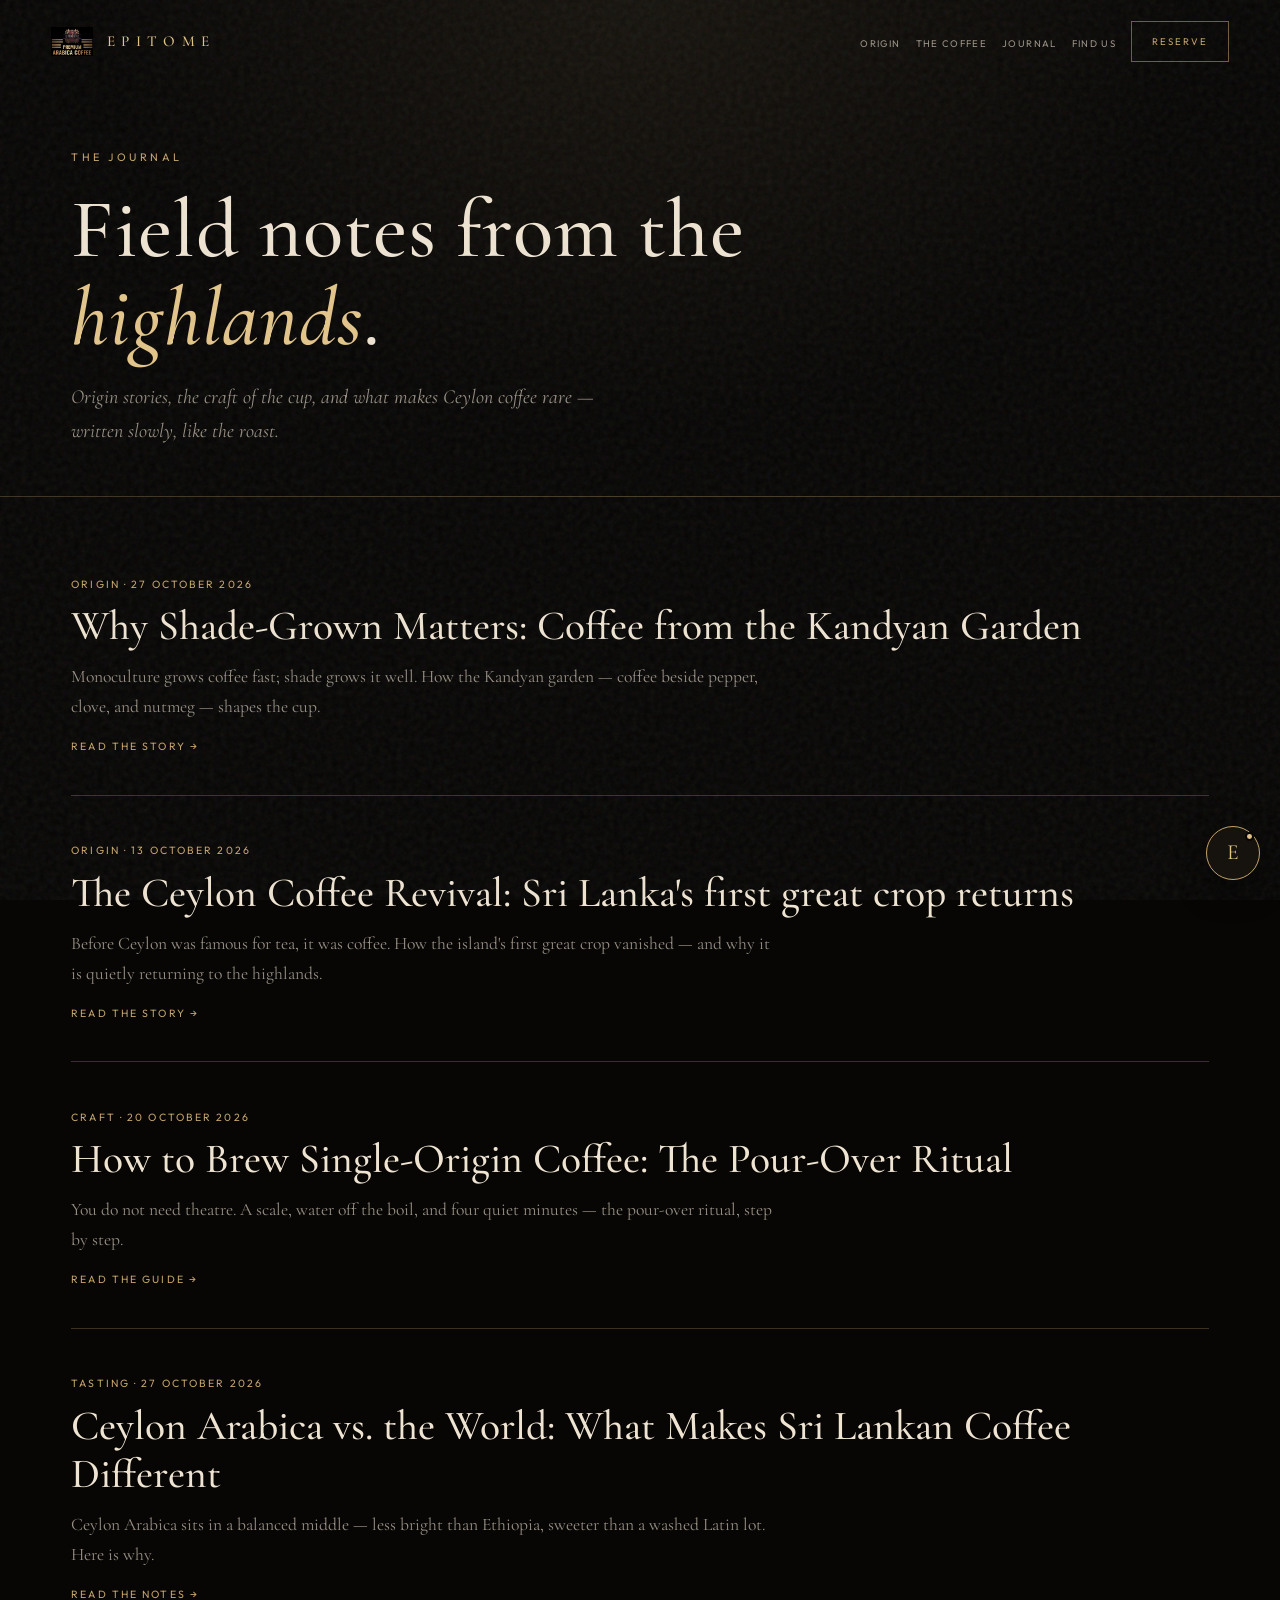
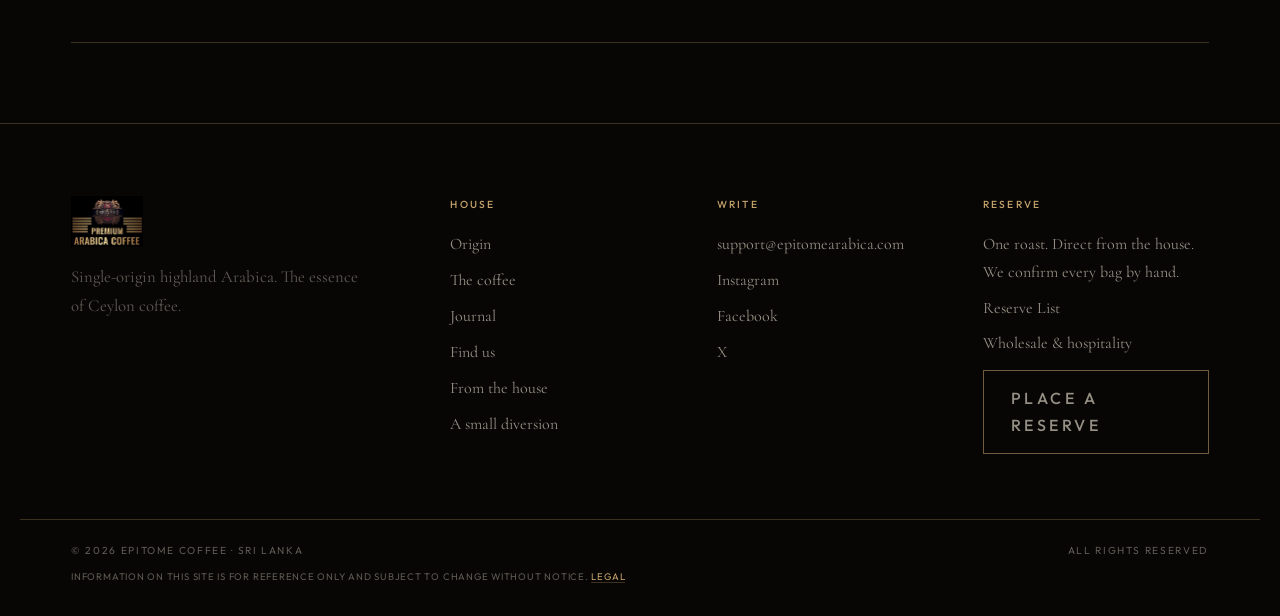
<file: journal/index.html>
<!DOCTYPE html>
<html lang="en">
<head>
  <meta charset="UTF-8">
  <meta name="viewport" content="width=device-width, initial-scale=1.0">
  <script async src="https://www.googletagmanager.com/gtag/js?id=G-58KF51LB1W"></script>
  <script>window.dataLayer=window.dataLayer||[];function gtag(){dataLayer.push(arguments);}gtag('js',new Date());gtag('config','G-58KF51LB1W');</script>
  <title>The Epitome Journal — Ceylon Specialty Coffee | Origin, Craft & Brewing</title>
  <meta name="description" content="Field notes from the highlands of Ceylon: the revival of Sri Lankan Arabica, the pour-over ritual, and what makes Ceylon coffee different.">
  <meta name="theme-color" content="#070605">
  <meta name="robots" content="index, follow">
  <link rel="canonical" href="https://epitomearabica.com/journal/">
  <link rel="alternate" hreflang="en" href="https://epitomearabica.com/journal/">
  <link rel="icon" href="/assets/crest.png" type="image/png">
  <link rel="apple-touch-icon" href="/assets/crest.png">
  <meta property="og:type" content="website">
  <meta property="og:site_name" content="Epitome">
  <meta property="og:url" content="https://epitomearabica.com/journal/">
  <meta property="og:title" content="The Epitome Journal">
  <meta property="og:description" content="Field notes from the highlands of Ceylon.">
  <meta property="og:image" content="https://epitomearabica.com/assets/og.jpg">
  <meta name="twitter:card" content="summary_large_image">
  <meta name="twitter:title" content="The Epitome Journal">
  <meta name="twitter:description" content="Field notes from the highlands of Ceylon.">
  <meta name="twitter:image" content="https://epitomearabica.com/assets/og.jpg">
  <link rel="preconnect" href="https://fonts.googleapis.com">
  <link rel="preconnect" href="https://fonts.gstatic.com" crossorigin>
  <link href="https://fonts.googleapis.com/css2?family=Cormorant+Garamond:ital,wght@0,400;0,500;0,600;1,400;1,500&family=Outfit:wght@300;400;500;600&display=swap" rel="stylesheet">
  <link rel="stylesheet" href="/assets/site.css?v=tetris-4">
  <link rel="stylesheet" href="/assets/chatbot.css">
  <link rel="stylesheet" href="/assets/journal.css">
  <script type="application/ld+json">
  {
    "@context": "https://schema.org",
    "@type": "Blog",
    "name": "The Epitome Journal",
    "url": "https://epitomearabica.com/journal/",
    "description": "Field notes from the highlands of Ceylon: origin, craft, and brewing.",
    "inLanguage": "en",
    "publisher": {
      "@type": "Organization",
      "name": "Epitome",
      "url": "https://epitomearabica.com/"
    },
    "blogPost": [
      {
        "@type": "BlogPosting",
        "headline": "Why Shade-Grown Matters: Coffee from the Kandyan Garden",
        "url": "https://epitomearabica.com/journal/why-shade-grown-matters.html",
        "datePublished": "2026-10-27",
        "dateModified": "2026-10-27"
      },
      {
        "@type": "BlogPosting",
        "headline": "The Ceylon Coffee Revival: Sri Lanka's first great crop returns",
        "url": "https://epitomearabica.com/journal/the-ceylon-coffee-revival.html",
        "datePublished": "2026-10-13",
        "dateModified": "2026-10-13"
      },
      {
        "@type": "BlogPosting",
        "headline": "How to Brew Single-Origin Coffee: The Pour-Over Ritual",
        "url": "https://epitomearabica.com/journal/how-to-brew-pour-over.html",
        "datePublished": "2026-10-20",
        "dateModified": "2026-10-20"
      },
      {
        "@type": "BlogPosting",
        "headline": "Ceylon Arabica vs. the World: What Makes Sri Lankan Coffee Different",
        "url": "https://epitomearabica.com/journal/ceylon-arabica-vs-the-world.html",
        "datePublished": "2026-10-27",
        "dateModified": "2026-10-27"
      }
    ]
  }
  </script>
</head>
<body>
  <a class="skip-link" href="#main">Skip to main content</a>
  <div class="grain" aria-hidden="true"></div>

  <header class="site-header">
    <a class="brand" href="/" aria-label="Epitome home">
      <img src="/assets/crest.png" alt="Epitome crest" width="42" height="30">
      <span class="brand-name">EPITOME</span>
    </a>
    <nav aria-label="Primary">
      <ul class="nav-desktop">
        <li><a href="/#origin">Origin</a></li>
        <li><a href="/#coffee">The coffee</a></li>
        <li><a href="/journal/">Journal</a></li>
        <li><a href="/locations.html">Find us</a></li>
        <li><a href="/#reserve" class="nav-cta">Reserve</a></li>
      </ul>
    </nav>
    <button class="menu-toggle" type="button" aria-label="Open menu" aria-expanded="false" aria-controls="mobile-nav">
      <span></span>
    </button>
  </header>

  <nav class="nav-drawer" id="mobile-nav" aria-label="Mobile">
    <a href="/#origin">Origin</a>
    <a href="/#coffee">The coffee</a>
    <a href="/journal/">Journal</a>
    <a href="/locations.html">Find us</a>
    <a href="/#reserve">Reserve</a>
  </nav>

  <main id="main">
    <section class="journal-hero">
      <div class="wrap">
        <p class="chapter-label">The Journal</p>
        <h1 class="display">Field notes from the <em>highlands</em>.</h1>
        <p class="lede">Origin stories, the craft of the cup, and what makes Ceylon coffee rare — written slowly, like the roast.</p>
      </div>
    </section>

    <section class="journal-list">
      <div class="wrap">
        <article class="journal-card">
          <p class="meta">Origin · 27 October 2026</p>
          <a href="/journal/why-shade-grown-matters.html"><h2>Why Shade-Grown Matters: Coffee from the Kandyan Garden</h2></a>
          <p>Monoculture grows coffee fast; shade grows it well. How the Kandyan garden — coffee beside pepper, clove, and nutmeg — shapes the cup.</p>
          <a class="read" href="/journal/why-shade-grown-matters.html">Read the story →</a>
        </article>

        <article class="journal-card">
          <p class="meta">Origin · 13 October 2026</p>
          <a href="/journal/the-ceylon-coffee-revival.html"><h2>The Ceylon Coffee Revival: Sri Lanka's first great crop returns</h2></a>
          <p>Before Ceylon was famous for tea, it was coffee. How the island's first great crop vanished — and why it is quietly returning to the highlands.</p>
          <a class="read" href="/journal/the-ceylon-coffee-revival.html">Read the story →</a>
        </article>

        <article class="journal-card">
          <p class="meta">Craft · 20 October 2026</p>
          <a href="/journal/how-to-brew-pour-over.html"><h2>How to Brew Single-Origin Coffee: The Pour-Over Ritual</h2></a>
          <p>You do not need theatre. A scale, water off the boil, and four quiet minutes — the pour-over ritual, step by step.</p>
          <a class="read" href="/journal/how-to-brew-pour-over.html">Read the guide →</a>
        </article>

        <article class="journal-card">
          <p class="meta">Tasting · 27 October 2026</p>
          <a href="/journal/ceylon-arabica-vs-the-world.html"><h2>Ceylon Arabica vs. the World: What Makes Sri Lankan Coffee Different</h2></a>
          <p>Ceylon Arabica sits in a balanced middle — less bright than Ethiopia, sweeter than a washed Latin lot. Here is why.</p>
          <a class="read" href="/journal/ceylon-arabica-vs-the-world.html">Read the notes →</a>
        </article>
      </div>
    </section>
  </main>

  <footer class="site-footer" id="contact">
    <div class="wrap footer-grid">
      <div class="footer-brand">
        <img src="/assets/crest.png" alt="Epitome crest" width="72" height="51">
        <p>Single-origin highland Arabica. The essence of Ceylon coffee.</p>
      </div>
      <div class="footer-col">
        <h2>House</h2>
        <a href="/#origin">Origin</a>
        <a href="/#coffee">The coffee</a>
        <a href="/journal/">Journal</a>
        <a href="/locations.html">Find us</a>
        <a href="/#faq">From the house</a>
        <a href="/#fun">A small diversion</a>
      </div>
      <div class="footer-col">
        <h2>Write</h2>
        <a href="mailto:support@epitomearabica.com">support@epitomearabica.com</a>
        <a href="https://www.instagram.com/the.essence.of.sri.lanka/" target="_blank" rel="noopener">Instagram</a>
        <a href="https://www.facebook.com/profile.php?id=61584592581260" target="_blank" rel="noopener">Facebook</a>
        <a href="https://x.com/essence_of_LK" target="_blank" rel="noopener">X</a>
      </div>
      <div class="footer-col">
        <h2>Reserve</h2>
        <p>One roast. Direct from the house. We confirm every bag by hand.</p>
        <a href="/#subscribe">Reserve List</a>
        <a href="/#wholesale">Wholesale & hospitality</a>
        <a class="btn btn-line" href="/#reserve" style="margin-top:0.8rem;">Place a reserve</a>
      </div>
    </div>
    <div class="wrap footer-base">
      <span>© 2026 Epitome Coffee · Sri Lanka</span>
      <span>All rights reserved</span>
    </div>
    <div class="wrap footer-legal">
      <p>Information on this site is for reference only and subject to change without notice. <a href="/legal.html">Legal</a></p>
    </div>
  </footer>

  <script src="/assets/site.js"></script>
  <script src="/assets/chatbot.js"></script>
</body>
</html>
</file>
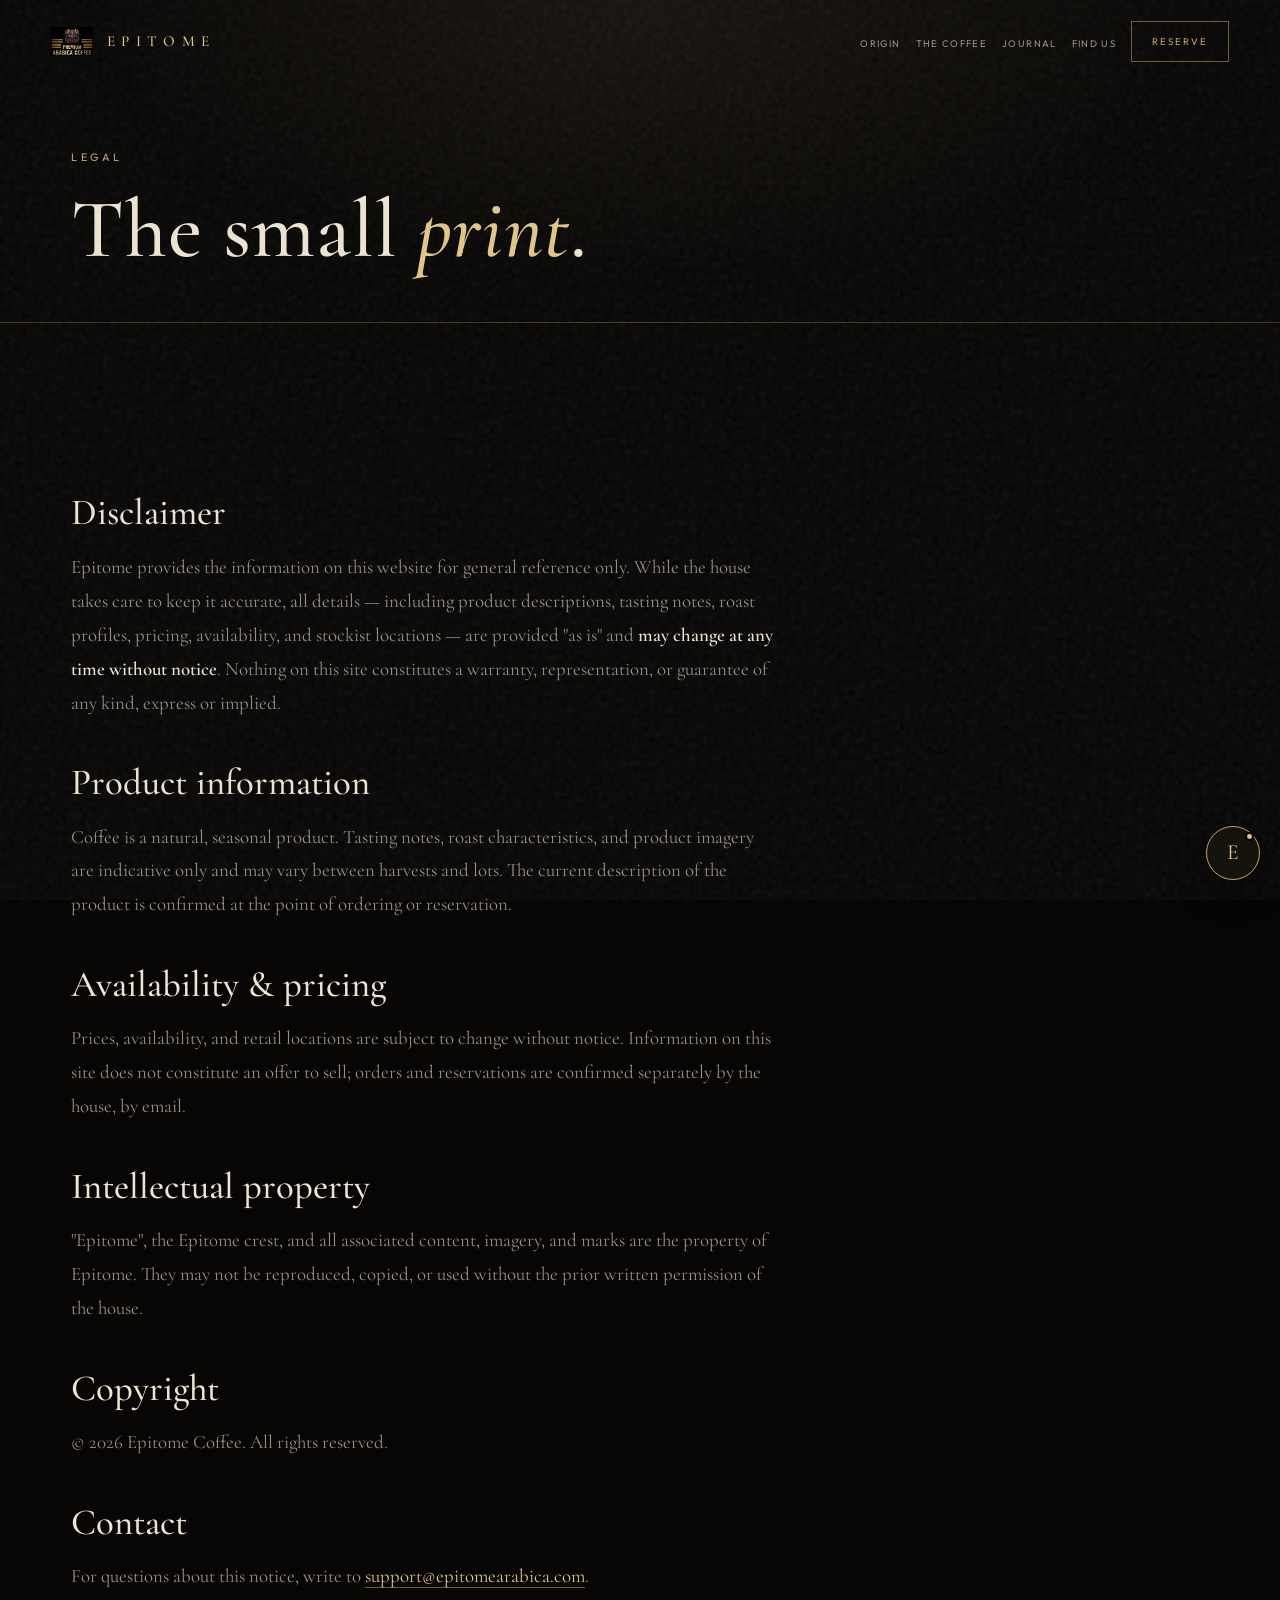
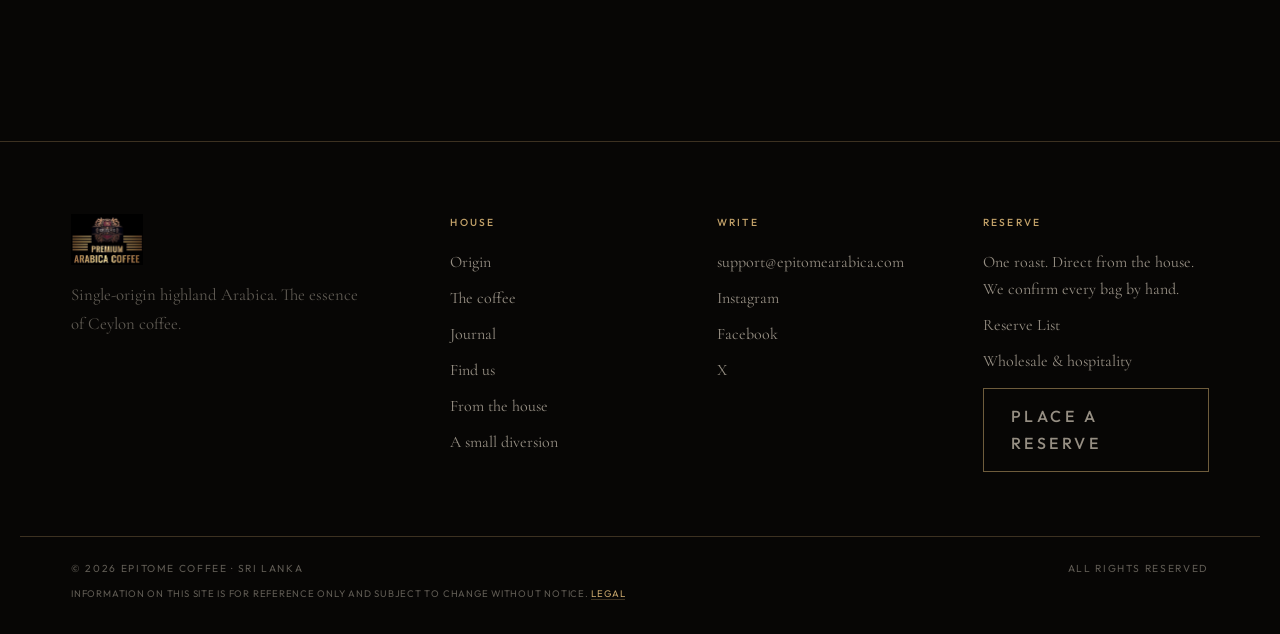
<file: legal.html>
<!DOCTYPE html>
<html lang="en">
<head>
  <meta charset="UTF-8">
  <meta name="viewport" content="width=device-width, initial-scale=1.0">
  <script async src="https://www.googletagmanager.com/gtag/js?id=G-58KF51LB1W"></script>
  <script>window.dataLayer=window.dataLayer||[];function gtag(){dataLayer.push(arguments);}gtag('js',new Date());gtag('config','G-58KF51LB1W');</script>
  <title>Legal & Disclaimer — Epitome</title>
  <meta name="description" content="Legal notice and disclaimer for Epitome: information on this website is for reference only and subject to change without notice.">
  <meta name="theme-color" content="#070605">
  <meta name="robots" content="index, follow">
  <link rel="canonical" href="https://epitomearabica.com/legal.html">
  <link rel="alternate" hreflang="en" href="https://epitomearabica.com/legal.html">
  <link rel="icon" href="/assets/crest.png" type="image/png">
  <link rel="apple-touch-icon" href="/assets/crest.png">
  <meta property="og:type" content="website">
  <meta property="og:site_name" content="Epitome">
  <meta property="og:url" content="https://epitomearabica.com/legal.html">
  <meta property="og:title" content="Legal & Disclaimer">
  <meta property="og:description" content="Information for reference only, subject to change without notice.">
  <meta property="og:image" content="https://epitomearabica.com/assets/og.jpg">
  <meta name="twitter:card" content="summary_large_image">
  <meta name="twitter:title" content="Legal & Disclaimer">
  <meta name="twitter:description" content="Information for reference only, subject to change without notice.">
  <meta name="twitter:image" content="https://epitomearabica.com/assets/og.jpg">
  <link rel="preconnect" href="https://fonts.googleapis.com">
  <link rel="preconnect" href="https://fonts.gstatic.com" crossorigin>
  <link href="https://fonts.googleapis.com/css2?family=Cormorant+Garamond:ital,wght@0,400;0,500;0,600;1,400;1,500&family=Outfit:wght@300;400;500;600&display=swap" rel="stylesheet">
  <link rel="stylesheet" href="/assets/site.css?v=tetris-4">
  <link rel="stylesheet" href="/assets/chatbot.css">
  <link rel="stylesheet" href="/assets/journal.css">
  <script type="application/ld+json">
  {
    "@context": "https://schema.org",
    "@type": "WebPage",
    "name": "Legal & Disclaimer — Epitome",
    "url": "https://epitomearabica.com/legal.html",
    "description": "Legal notice and disclaimer: information on this website is for reference only and subject to change without notice.",
    "inLanguage": "en",
    "isPartOf": { "@type": "WebSite", "name": "Epitome", "url": "https://epitomearabica.com/" },
    "about": { "@type": "Organization", "name": "Epitome", "url": "https://epitomearabica.com/" }
  }
  </script>
</head>
<body>
  <a class="skip-link" href="#main">Skip to main content</a>
  <div class="grain" aria-hidden="true"></div>

  <header class="site-header">
    <a class="brand" href="/" aria-label="Epitome home">
      <img src="/assets/crest.png" alt="Epitome crest" width="42" height="30">
      <span class="brand-name">EPITOME</span>
    </a>
    <nav aria-label="Primary">
      <ul class="nav-desktop">
        <li><a href="/#origin">Origin</a></li>
        <li><a href="/#coffee">The coffee</a></li>
        <li><a href="/journal/">Journal</a></li>
        <li><a href="/locations.html">Find us</a></li>
        <li><a href="/#reserve" class="nav-cta">Reserve</a></li>
      </ul>
    </nav>
    <button class="menu-toggle" type="button" aria-label="Open menu" aria-expanded="false" aria-controls="mobile-nav">
      <span></span>
    </button>
  </header>

  <nav class="nav-drawer" id="mobile-nav" aria-label="Mobile">
    <a href="/#origin">Origin</a>
    <a href="/#coffee">The coffee</a>
    <a href="/journal/">Journal</a>
    <a href="/locations.html">Find us</a>
    <a href="/#reserve">Reserve</a>
  </nav>

  <main id="main">
    <section class="journal-hero">
      <div class="wrap">
        <p class="chapter-label">Legal</p>
        <h1 class="display">The small <em>print</em>.</h1>
      </div>
    </section>

    <section class="chapter">
      <div class="wrap">
        <div class="article-body">
          <h2>Disclaimer</h2>
          <p>Epitome provides the information on this website for general reference only. While the house takes care to keep it accurate, all details — including product descriptions, tasting notes, roast profiles, pricing, availability, and stockist locations — are provided "as is" and <strong>may change at any time without notice</strong>. Nothing on this site constitutes a warranty, representation, or guarantee of any kind, express or implied.</p>

          <h2>Product information</h2>
          <p>Coffee is a natural, seasonal product. Tasting notes, roast characteristics, and product imagery are indicative only and may vary between harvests and lots. The current description of the product is confirmed at the point of ordering or reservation.</p>

          <h2>Availability & pricing</h2>
          <p>Prices, availability, and retail locations are subject to change without notice. Information on this site does not constitute an offer to sell; orders and reservations are confirmed separately by the house, by email.</p>

          <h2>Intellectual property</h2>
          <p>"Epitome", the Epitome crest, and all associated content, imagery, and marks are the property of Epitome. They may not be reproduced, copied, or used without the prior written permission of the house.</p>

          <h2>Copyright</h2>
          <p>© 2026 Epitome Coffee. All rights reserved.</p>

          <h2>Contact</h2>
          <p>For questions about this notice, write to <a href="mailto:support@epitomearabica.com">support@epitomearabica.com</a>.</p>
        </div>
      </div>
    </section>
  </main>

  <footer class="site-footer" id="contact">
    <div class="wrap footer-grid">
      <div class="footer-brand">
        <img src="/assets/crest.png" alt="Epitome crest" width="72" height="51">
        <p>Single-origin highland Arabica. The essence of Ceylon coffee.</p>
      </div>
      <div class="footer-col">
        <h2>House</h2>
        <a href="/#origin">Origin</a>
        <a href="/#coffee">The coffee</a>
        <a href="/journal/">Journal</a>
        <a href="/locations.html">Find us</a>
        <a href="/#faq">From the house</a>
        <a href="/#fun">A small diversion</a>
      </div>
      <div class="footer-col">
        <h2>Write</h2>
        <a href="mailto:support@epitomearabica.com">support@epitomearabica.com</a>
        <a href="https://www.instagram.com/the.essence.of.sri.lanka/" target="_blank" rel="noopener">Instagram</a>
        <a href="https://www.facebook.com/profile.php?id=61584592581260" target="_blank" rel="noopener">Facebook</a>
        <a href="https://x.com/essence_of_LK" target="_blank" rel="noopener">X</a>
      </div>
      <div class="footer-col">
        <h2>Reserve</h2>
        <p>One roast. Direct from the house. We confirm every bag by hand.</p>
        <a href="/#subscribe">Reserve List</a>
        <a href="/#wholesale">Wholesale & hospitality</a>
        <a class="btn btn-line" href="/#reserve" style="margin-top:0.8rem;">Place a reserve</a>
      </div>
    </div>
    <div class="wrap footer-base">
      <span>© 2026 Epitome Coffee · Sri Lanka</span>
      <span>All rights reserved</span>
    </div>
    <div class="wrap footer-legal">
      <p>Information on this site is for reference only and subject to change without notice. <a href="/legal.html">Legal</a></p>
    </div>
  </footer>

  <script src="/assets/site.js"></script>
  <script src="/assets/chatbot.js"></script>
</body>
</html>
</file>
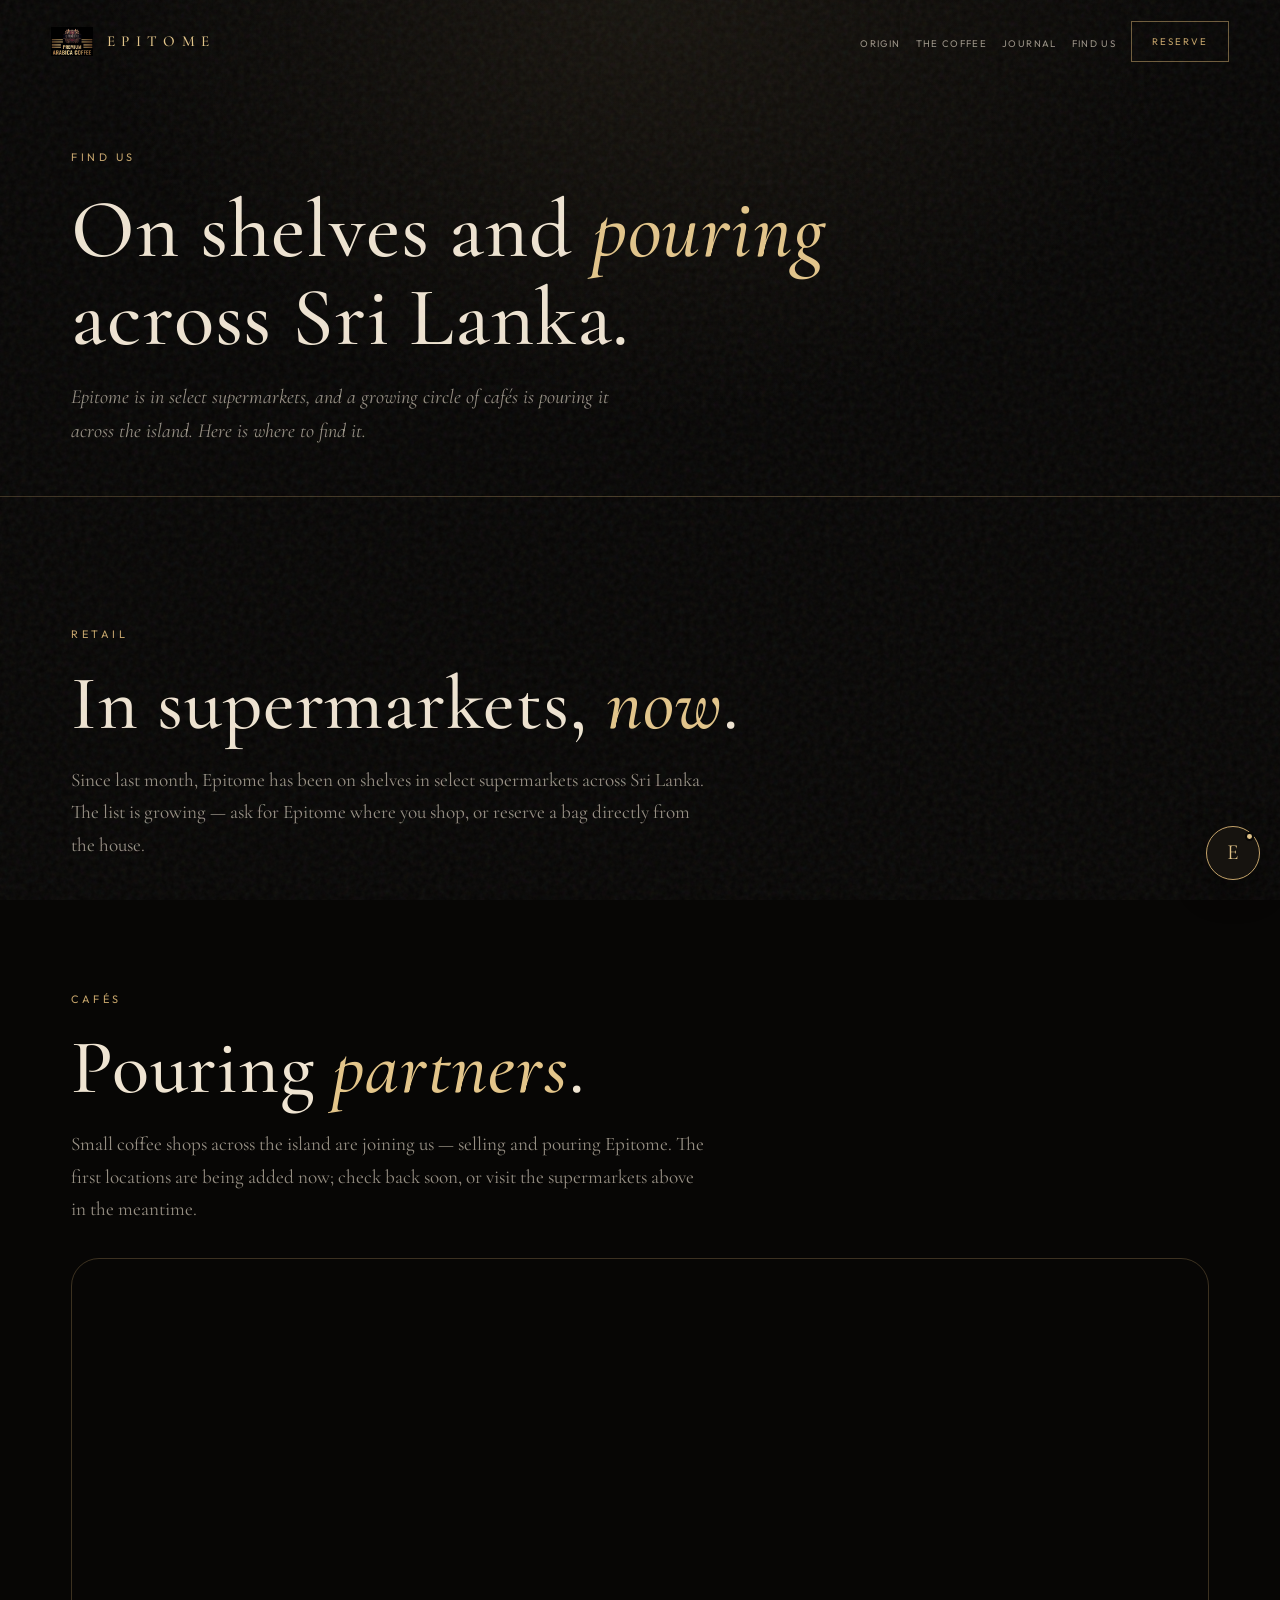
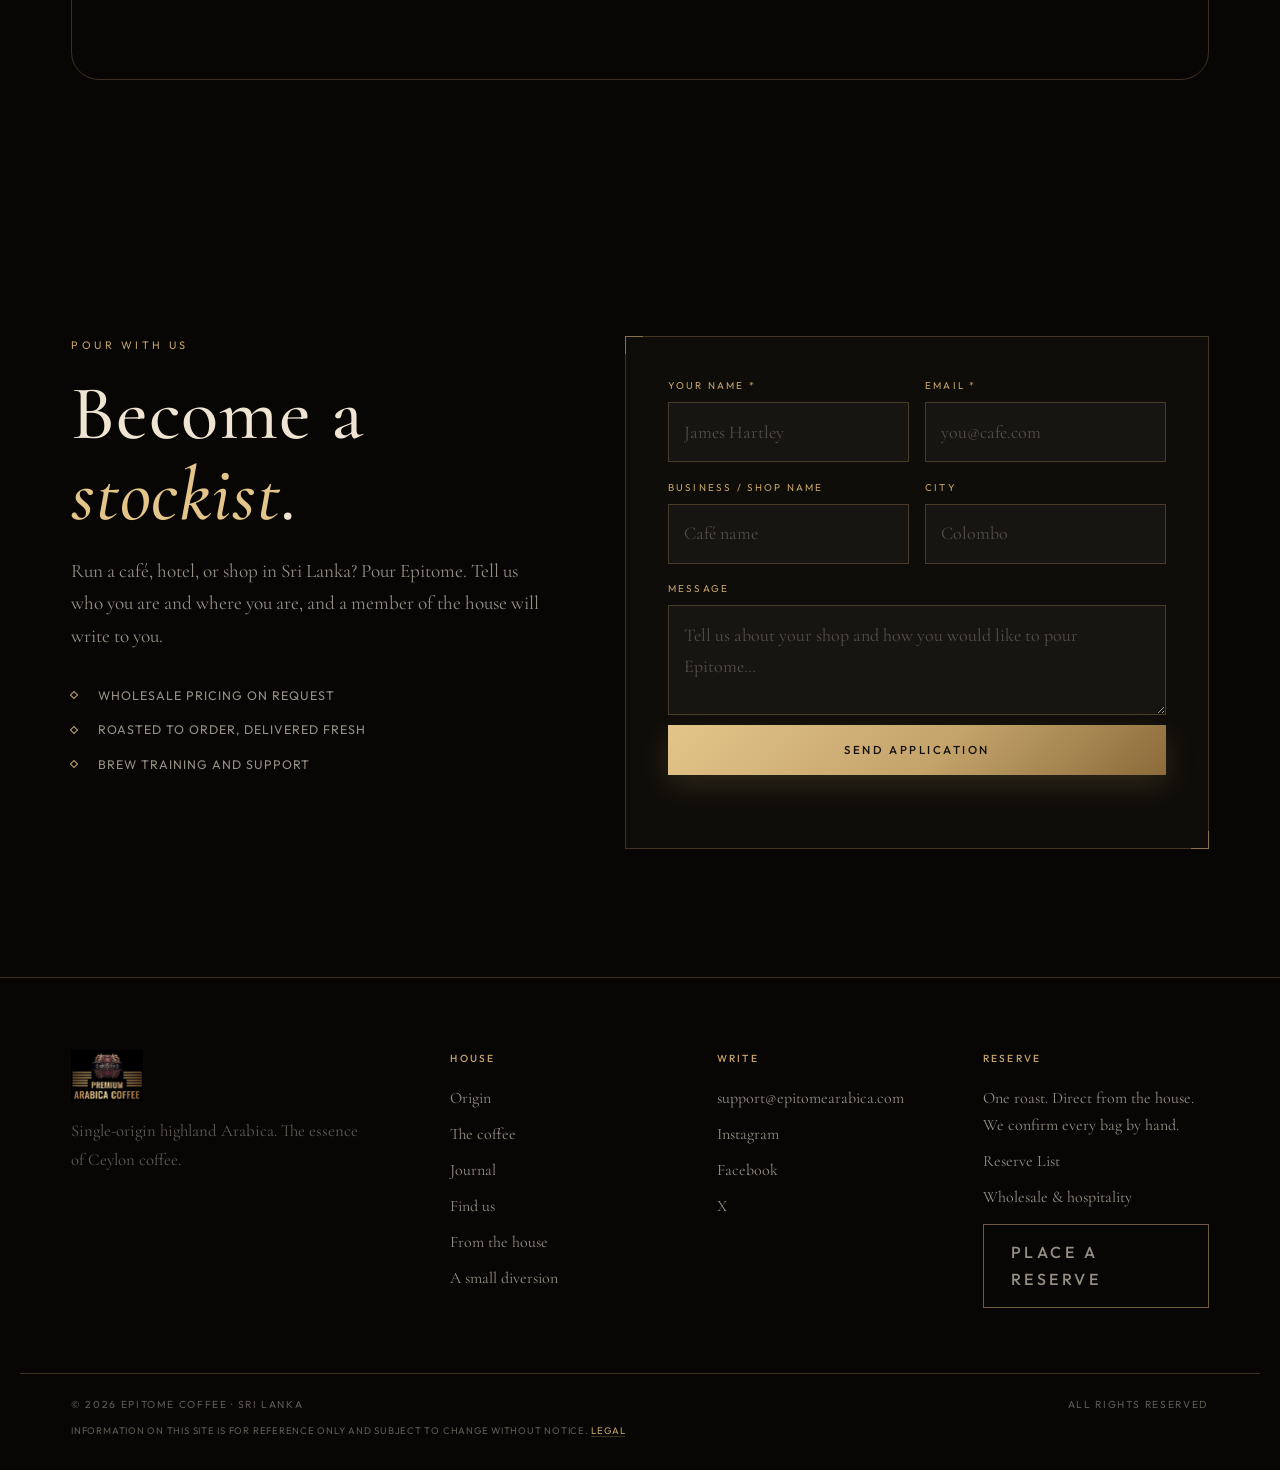
<file: locations.html>
<!DOCTYPE html>
<html lang="en">
<head>
  <meta charset="UTF-8">
  <meta name="viewport" content="width=device-width, initial-scale=1.0">
  <script async src="https://www.googletagmanager.com/gtag/js?id=G-58KF51LB1W"></script>
  <script>window.dataLayer=window.dataLayer||[];function gtag(){dataLayer.push(arguments);}gtag('js',new Date());gtag('config','G-58KF51LB1W');</script>
  <title>Find Epitome — Locations & Stockists | Ceylon Specialty Coffee</title>
  <meta name="description" content="Find Epitome in supermarkets and cafés across Sri Lanka, and apply to become a stockist or pouring partner.">
  <meta name="theme-color" content="#070605">
  <meta name="robots" content="index, follow">
  <link rel="canonical" href="https://epitomearabica.com/locations.html">
  <link rel="alternate" hreflang="en" href="https://epitomearabica.com/locations.html">
  <link rel="icon" href="/assets/crest.png" type="image/png">
  <link rel="apple-touch-icon" href="/assets/crest.png">
  <meta property="og:type" content="website">
  <meta property="og:site_name" content="Epitome">
  <meta property="og:url" content="https://epitomearabica.com/locations.html">
  <meta property="og:title" content="Find Epitome">
  <meta property="og:description" content="On shelves and pouring across Sri Lanka.">
  <meta property="og:image" content="https://epitomearabica.com/assets/og.jpg">
  <meta name="twitter:card" content="summary_large_image">
  <meta name="twitter:title" content="Find Epitome">
  <meta name="twitter:description" content="On shelves and pouring across Sri Lanka.">
  <meta name="twitter:image" content="https://epitomearabica.com/assets/og.jpg">
  <link rel="preconnect" href="https://fonts.googleapis.com">
  <link rel="preconnect" href="https://fonts.gstatic.com" crossorigin>
  <link href="https://fonts.googleapis.com/css2?family=Cormorant+Garamond:ital,wght@0,400;0,500;0,600;1,400;1,500&family=Outfit:wght@300;400;500;600&display=swap" rel="stylesheet">
  <link rel="stylesheet" href="/assets/site.css?v=tetris-4">
  <link rel="stylesheet" href="/assets/chatbot.css">
  <link rel="stylesheet" href="/assets/journal.css">
  <script type="application/ld+json">
  {
    "@context": "https://schema.org",
    "@type": "WebPage",
    "name": "Find Epitome — Locations & Stockists",
    "url": "https://epitomearabica.com/locations.html",
    "description": "Find Epitome in supermarkets and cafés across Sri Lanka, and apply to become a stockist.",
    "inLanguage": "en",
    "isPartOf": { "@type": "WebSite", "name": "Epitome", "url": "https://epitomearabica.com/" },
    "about": { "@type": "Organization", "name": "Epitome", "url": "https://epitomearabica.com/" }
  }
  </script>
</head>
<body>
  <a class="skip-link" href="#main">Skip to main content</a>
  <div class="grain" aria-hidden="true"></div>

  <header class="site-header">
    <a class="brand" href="/" aria-label="Epitome home">
      <img src="/assets/crest.png" alt="Epitome crest" width="42" height="30">
      <span class="brand-name">EPITOME</span>
    </a>
    <nav aria-label="Primary">
      <ul class="nav-desktop">
        <li><a href="/#origin">Origin</a></li>
        <li><a href="/#coffee">The coffee</a></li>
        <li><a href="/journal/">Journal</a></li>
        <li><a href="/locations.html">Find us</a></li>
        <li><a href="/#reserve" class="nav-cta">Reserve</a></li>
      </ul>
    </nav>
    <button class="menu-toggle" type="button" aria-label="Open menu" aria-expanded="false" aria-controls="mobile-nav">
      <span></span>
    </button>
  </header>

  <nav class="nav-drawer" id="mobile-nav" aria-label="Mobile">
    <a href="/#origin">Origin</a>
    <a href="/#coffee">The coffee</a>
    <a href="/journal/">Journal</a>
    <a href="/locations.html">Find us</a>
    <a href="/#reserve">Reserve</a>
  </nav>

  <main id="main">
    <section class="journal-hero">
      <div class="wrap">
        <p class="chapter-label">Find us</p>
        <h1 class="display">On shelves and <em>pouring</em> across Sri Lanka.</h1>
        <p class="lede">Epitome is in select supermarkets, and a growing circle of cafés is pouring it across the island. Here is where to find it.</p>
      </div>
    </section>

    <section class="chapter">
      <div class="wrap">
        <p class="chapter-label">Retail</p>
        <h2 class="display">In supermarkets, <em>now</em>.</h2>
        <p class="prose" style="max-width:40rem;margin-top:1.2rem;">Since last month, Epitome has been on shelves in select supermarkets across Sri Lanka. The list is growing — ask for Epitome where you shop, or reserve a bag directly from the house.</p>
      </div>
    </section>

    <section class="chapter" style="padding-top:0;">
      <div class="wrap">
        <p class="chapter-label">Cafés</p>
        <h2 class="display">Pouring <em>partners</em>.</h2>
        <p class="prose" style="max-width:40rem;margin-top:1.2rem;">Small coffee shops across the island are joining us — selling and pouring Epitome. The first locations are being added now; check back soon, or visit the supermarkets above in the meantime.</p>
        <div class="map-frame">
          <iframe src="https://maps.google.com/maps?q=Sri%20Lanka&output=embed" title="Map of Sri Lanka" loading="lazy"></iframe>
        </div>
      </div>
    </section>

    <section class="chapter">
      <div class="wrap reserve-layout">
        <div>
          <p class="chapter-label">Pour with us</p>
          <h2 class="display">Become a <em>stockist</em>.</h2>
          <p class="prose" style="margin-top:1.2rem;">Run a café, hotel, or shop in Sri Lanka? Pour Epitome. Tell us who you are and where you are, and a member of the house will write to you.</p>
          <ul class="promises">
            <li>Wholesale pricing on request</li>
            <li>Roasted to order, delivered fresh</li>
            <li>Brew training and support</li>
          </ul>
        </div>

        <div class="form-panel">
          <form id="stockistForm" data-csrf novalidate>
            <div class="form-grid">
              <div class="field">
                <label for="stName">Your name *</label>
                <input id="stName" name="name" type="text" autocomplete="name" required maxlength="120" placeholder="James Hartley">
              </div>
              <div class="field">
                <label for="stEmail">Email *</label>
                <input id="stEmail" name="email" type="email" autocomplete="email" required maxlength="254" placeholder="you@cafe.com">
              </div>
              <div class="field">
                <label for="stVenue">Business / shop name</label>
                <input id="stVenue" name="venue" type="text" maxlength="160" placeholder="Café name">
              </div>
              <div class="field">
                <label for="stCity">City</label>
                <input id="stCity" name="city" type="text" maxlength="120" placeholder="Colombo">
              </div>
              <div class="field full">
                <label for="stMessage">Message</label>
                <textarea id="stMessage" name="message" maxlength="2000" placeholder="Tell us about your shop and how you would like to pour Epitome…"></textarea>
              </div>
            </div>
            <div class="honeypot" aria-hidden="true">
              <label for="stGotcha">Leave blank</label>
              <input type="text" id="stGotcha" name="_gotcha" tabindex="-1" autocomplete="off">
            </div>
            <button class="btn btn-gold form-submit" type="submit">Send application</button>
            <p class="form-status" id="stockistStatus" role="status" aria-live="polite"></p>
          </form>
        </div>
      </div>
    </section>
  </main>

  <footer class="site-footer" id="contact">
    <div class="wrap footer-grid">
      <div class="footer-brand">
        <img src="/assets/crest.png" alt="Epitome crest" width="72" height="51">
        <p>Single-origin highland Arabica. The essence of Ceylon coffee.</p>
      </div>
      <div class="footer-col">
        <h2>House</h2>
        <a href="/#origin">Origin</a>
        <a href="/#coffee">The coffee</a>
        <a href="/journal/">Journal</a>
        <a href="/locations.html">Find us</a>
        <a href="/#faq">From the house</a>
        <a href="/#fun">A small diversion</a>
      </div>
      <div class="footer-col">
        <h2>Write</h2>
        <a href="mailto:support@epitomearabica.com">support@epitomearabica.com</a>
        <a href="https://www.instagram.com/the.essence.of.sri.lanka/" target="_blank" rel="noopener">Instagram</a>
        <a href="https://www.facebook.com/profile.php?id=61584592581260" target="_blank" rel="noopener">Facebook</a>
        <a href="https://x.com/essence_of_LK" target="_blank" rel="noopener">X</a>
      </div>
      <div class="footer-col">
        <h2>Reserve</h2>
        <p>One roast. Direct from the house. We confirm every bag by hand.</p>
        <a href="/#subscribe">Reserve List</a>
        <a href="/#wholesale">Wholesale & hospitality</a>
        <a class="btn btn-line" href="/#reserve" style="margin-top:0.8rem;">Place a reserve</a>
      </div>
    </div>
    <div class="wrap footer-base">
      <span>© 2026 Epitome Coffee · Sri Lanka</span>
      <span>All rights reserved</span>
    </div>
    <div class="wrap footer-legal">
      <p>Information on this site is for reference only and subject to change without notice. <a href="/legal.html">Legal</a></p>
    </div>
  </footer>

  <script src="/assets/site.js"></script>
  <script src="/assets/chatbot.js"></script>
</body>
</html>
</file>
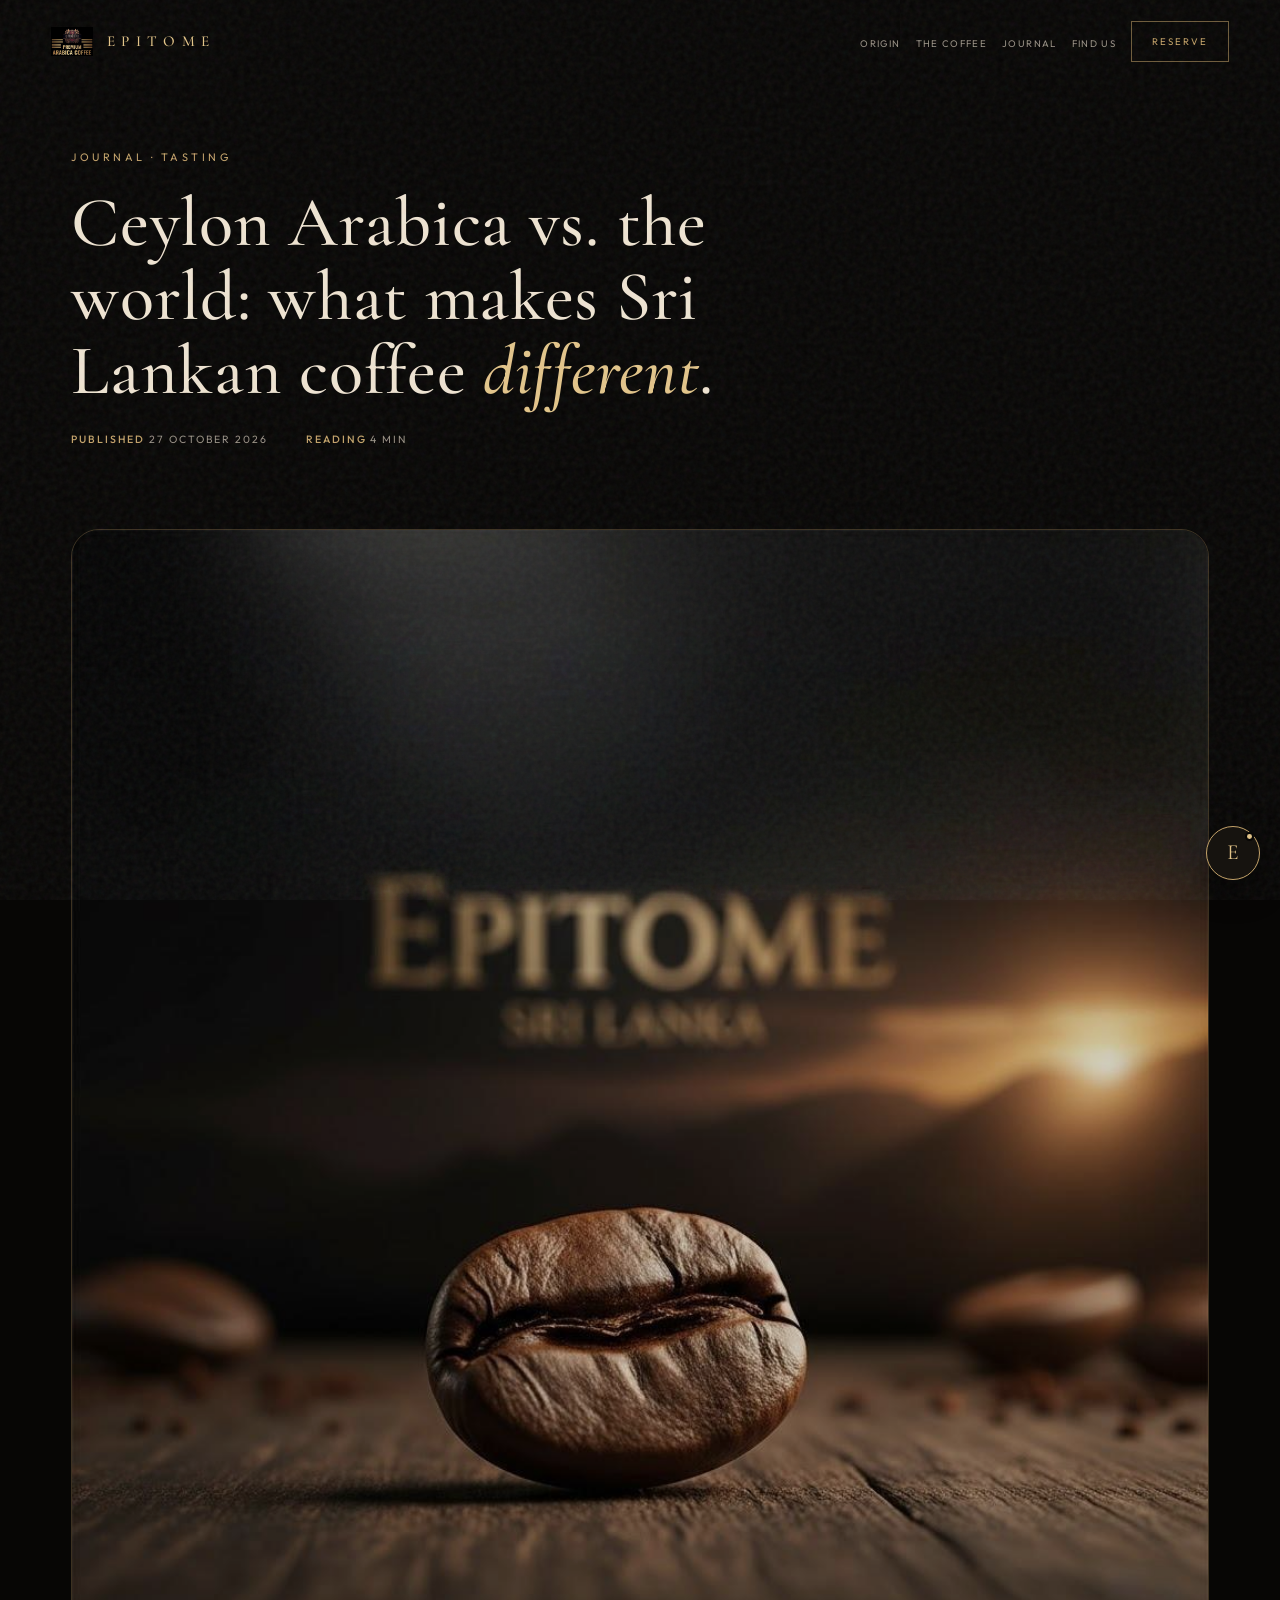
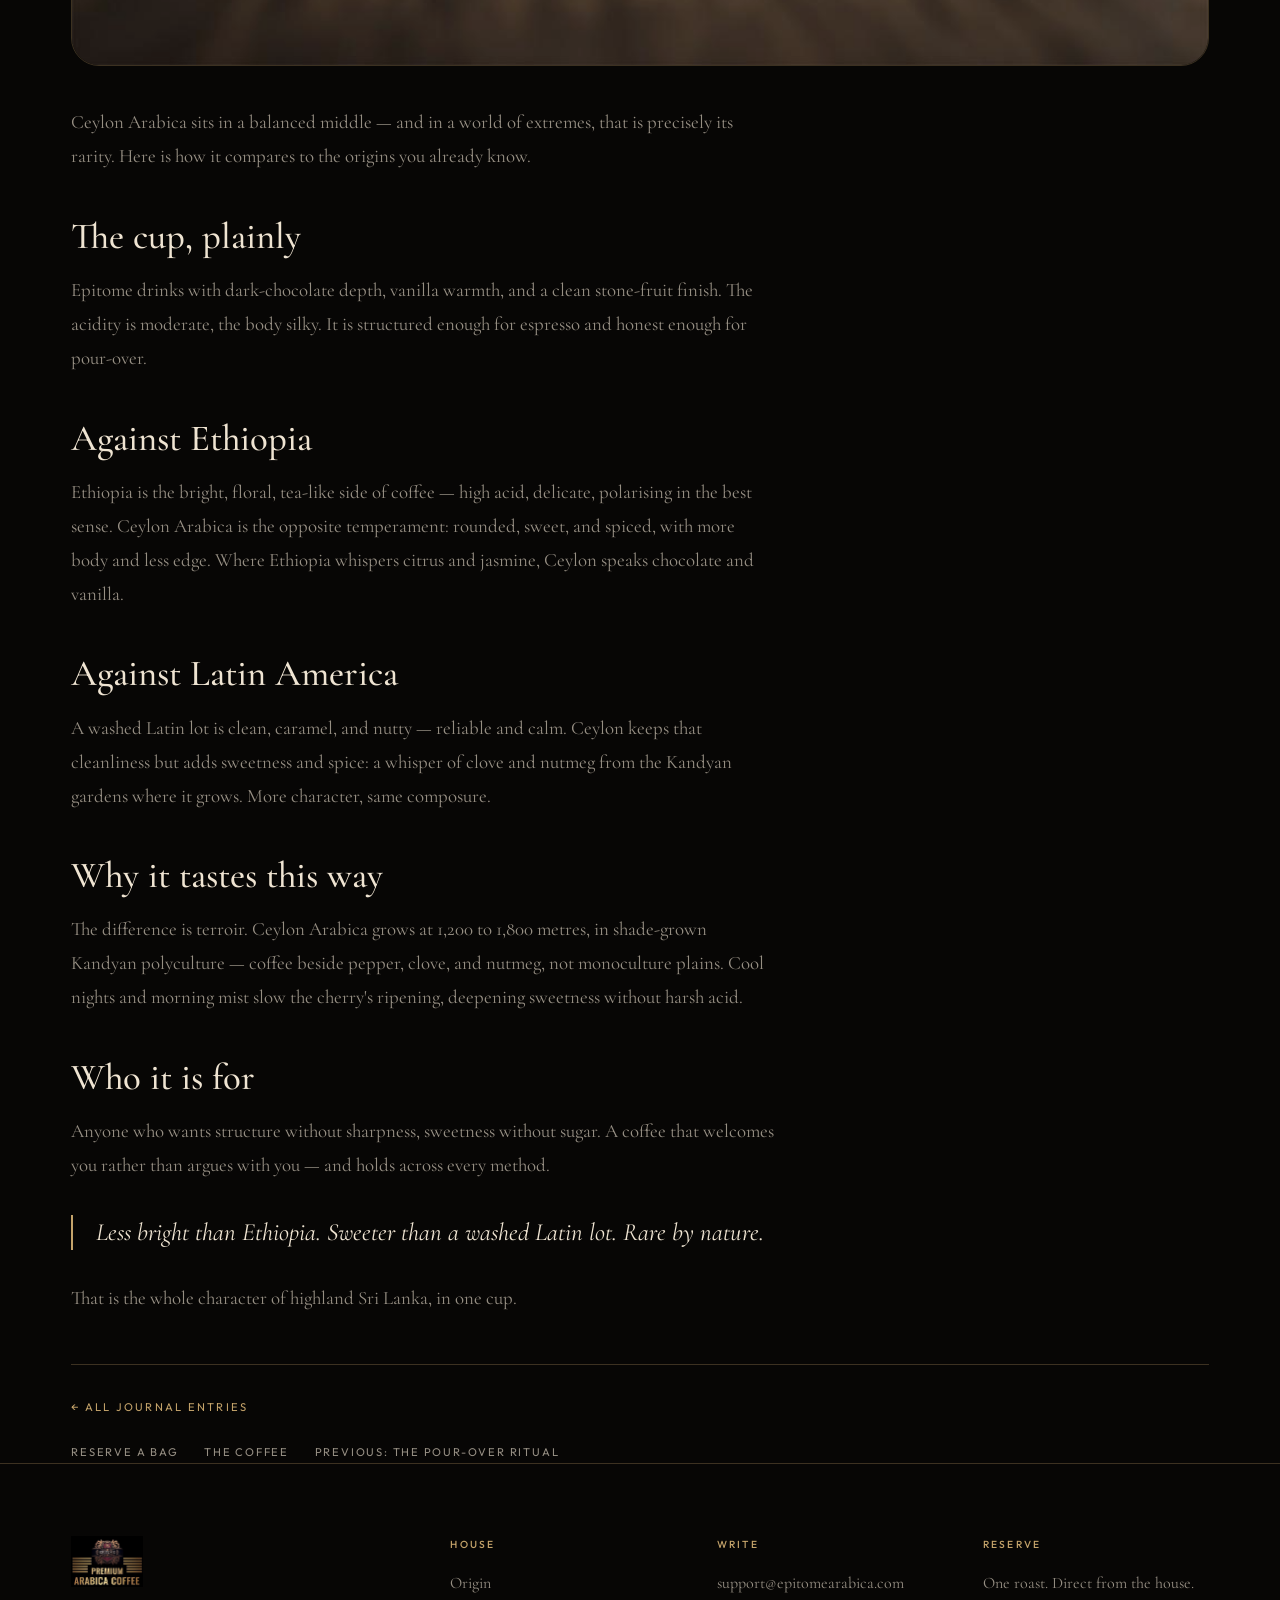
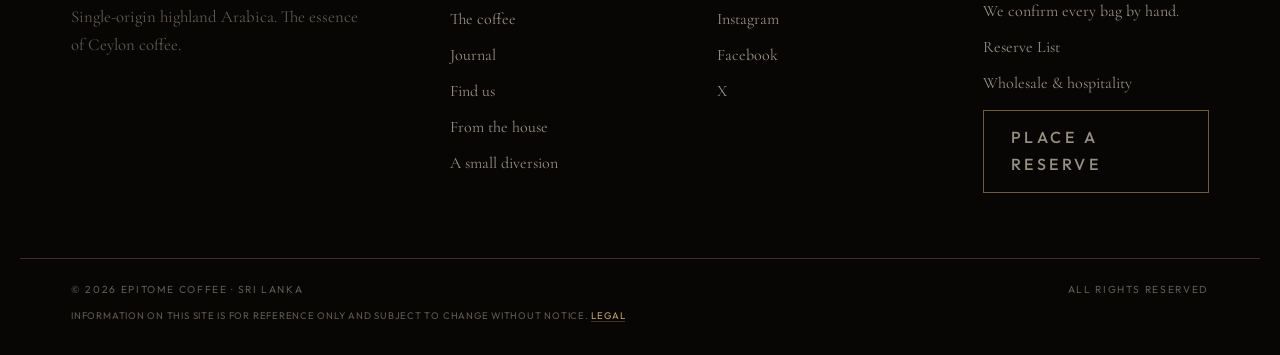
<file: journal/ceylon-arabica-vs-the-world.html>
<!DOCTYPE html>
<html lang="en">
<head>
  <meta charset="UTF-8">
  <meta name="viewport" content="width=device-width, initial-scale=1.0">
  <script async src="https://www.googletagmanager.com/gtag/js?id=G-58KF51LB1W"></script>
  <script>window.dataLayer=window.dataLayer||[];function gtag(){dataLayer.push(arguments);}gtag('js',new Date());gtag('config','G-58KF51LB1W');</script>
  <title>Ceylon Arabica vs. the World — Epitome Journal</title>
  <meta name="description" content="Ceylon Arabica sits in a balanced middle: less bright than Ethiopia, sweeter than a washed Latin lot. How Sri Lankan coffee compares to the origins you know.">
  <meta name="theme-color" content="#070605">
  <meta name="robots" content="index, follow">
  <link rel="canonical" href="https://epitomearabica.com/journal/ceylon-arabica-vs-the-world.html">
  <link rel="alternate" hreflang="en" href="https://epitomearabica.com/journal/ceylon-arabica-vs-the-world.html">
  <link rel="icon" href="/assets/crest.png" type="image/png">
  <link rel="apple-touch-icon" href="/assets/crest.png">
  <meta property="og:type" content="article">
  <meta property="og:site_name" content="Epitome">
  <meta property="og:url" content="https://epitomearabica.com/journal/ceylon-arabica-vs-the-world.html">
  <meta property="og:title" content="Ceylon Arabica vs. the World">
  <meta property="og:description" content="Less bright than Ethiopia, sweeter than a washed Latin lot. Rare by nature.">
  <meta property="og:image" content="https://epitomearabica.com/assets/bean.jpg">
  <meta name="twitter:card" content="summary_large_image">
  <meta name="twitter:title" content="Ceylon Arabica vs. the World">
  <meta name="twitter:description" content="Less bright than Ethiopia, sweeter than a washed Latin lot. Rare by nature.">
  <meta name="twitter:image" content="https://epitomearabica.com/assets/bean.jpg">
  <link rel="preconnect" href="https://fonts.googleapis.com">
  <link rel="preconnect" href="https://fonts.gstatic.com" crossorigin>
  <link href="https://fonts.googleapis.com/css2?family=Cormorant+Garamond:ital,wght@0,400;0,500;0,600;1,400;1,500&family=Outfit:wght@300;400;500;600&display=swap" rel="stylesheet">
  <link rel="stylesheet" href="/assets/site.css?v=tetris-4">
  <link rel="stylesheet" href="/assets/chatbot.css">
  <link rel="stylesheet" href="/assets/journal.css">
  <script type="application/ld+json">
  {
    "@context": "https://schema.org",
    "@type": "BlogPosting",
    "headline": "Ceylon Arabica vs. the World: What Makes Sri Lankan Coffee Different",
    "description": "Ceylon Arabica sits in a balanced middle: less bright than Ethiopia, sweeter than a washed Latin lot. How Sri Lankan coffee compares.",
    "image": "https://epitomearabica.com/assets/bean.jpg",
    "datePublished": "2026-10-27",
    "dateModified": "2026-10-27",
    "author": { "@type": "Organization", "name": "Epitome", "url": "https://epitomearabica.com/" },
    "publisher": {
      "@type": "Organization",
      "name": "Epitome",
      "logo": { "@type": "ImageObject", "url": "https://epitomearabica.com/assets/crest.png" }
    },
    "mainEntityOfPage": { "@type": "WebPage", "@id": "https://epitomearabica.com/journal/ceylon-arabica-vs-the-world.html" }
  }
  </script>
</head>
<body>
  <a class="skip-link" href="#main">Skip to main content</a>
  <div class="grain" aria-hidden="true"></div>

  <header class="site-header">
    <a class="brand" href="/" aria-label="Epitome home">
      <img src="/assets/crest.png" alt="Epitome crest" width="42" height="30">
      <span class="brand-name">EPITOME</span>
    </a>
    <nav aria-label="Primary">
      <ul class="nav-desktop">
        <li><a href="/#origin">Origin</a></li>
        <li><a href="/#coffee">The coffee</a></li>
        <li><a href="/journal/">Journal</a></li>
        <li><a href="/locations.html">Find us</a></li>
        <li><a href="/#reserve" class="nav-cta">Reserve</a></li>
      </ul>
    </nav>
    <button class="menu-toggle" type="button" aria-label="Open menu" aria-expanded="false" aria-controls="mobile-nav">
      <span></span>
    </button>
  </header>

  <nav class="nav-drawer" id="mobile-nav" aria-label="Mobile">
    <a href="/#origin">Origin</a>
    <a href="/#coffee">The coffee</a>
    <a href="/journal/">Journal</a>
    <a href="/locations.html">Find us</a>
    <a href="/#reserve">Reserve</a>
  </nav>

  <main id="main">
    <article>
      <section class="article-hero">
        <div class="wrap">
          <p class="chapter-label">Journal · Tasting</p>
          <h1 class="display">Ceylon Arabica vs. the world: what makes Sri Lankan coffee <em>different</em>.</h1>
          <div class="article-meta">
            <span><b>Published</b> 27 October 2026</span>
            <span><b>Reading</b> 4 min</span>
          </div>
        </div>
      </section>

      <div class="wrap">
        <figure class="article-cover">
          <img src="/assets/bean.jpg" alt="A roasted single-origin Sri Lankan Arabica bean, close up">
        </figure>
      </div>

      <section class="wrap">
        <div class="article-body">
          <p>Ceylon Arabica sits in a balanced middle — and in a world of extremes, that is precisely its rarity. Here is how it compares to the origins you already know.</p>

          <h2>The cup, plainly</h2>
          <p>Epitome drinks with dark-chocolate depth, vanilla warmth, and a clean stone-fruit finish. The acidity is moderate, the body silky. It is structured enough for espresso and honest enough for pour-over.</p>

          <h2>Against Ethiopia</h2>
          <p>Ethiopia is the bright, floral, tea-like side of coffee — high acid, delicate, polarising in the best sense. Ceylon Arabica is the opposite temperament: rounded, sweet, and spiced, with more body and less edge. Where Ethiopia whispers citrus and jasmine, Ceylon speaks chocolate and vanilla.</p>

          <h2>Against Latin America</h2>
          <p>A washed Latin lot is clean, caramel, and nutty — reliable and calm. Ceylon keeps that cleanliness but adds sweetness and spice: a whisper of clove and nutmeg from the Kandyan gardens where it grows. More character, same composure.</p>

          <h2>Why it tastes this way</h2>
          <p>The difference is terroir. Ceylon Arabica grows at 1,200 to 1,800 metres, in shade-grown Kandyan polyculture — coffee beside pepper, clove, and nutmeg, not monoculture plains. Cool nights and morning mist slow the cherry's ripening, deepening sweetness without harsh acid.</p>

          <h2>Who it is for</h2>
          <p>Anyone who wants structure without sharpness, sweetness without sugar. A coffee that welcomes you rather than argues with you — and holds across every method.</p>

          <blockquote>Less bright than Ethiopia. Sweeter than a washed Latin lot. Rare by nature.</blockquote>

          <p>That is the whole character of highland Sri Lanka, in one cup.</p>
        </div>

        <div class="article-foot">
          <a class="back-link" href="/journal/">← All journal entries</a>
          <div class="article-next">
            <a href="/#reserve">Reserve a bag</a>
            <a href="/#coffee">The coffee</a>
            <a href="/journal/how-to-brew-pour-over.html">Previous: the pour-over ritual</a>
          </div>
        </div>
      </section>
    </article>
  </main>

  <footer class="site-footer" id="contact">
    <div class="wrap footer-grid">
      <div class="footer-brand">
        <img src="/assets/crest.png" alt="Epitome crest" width="72" height="51">
        <p>Single-origin highland Arabica. The essence of Ceylon coffee.</p>
      </div>
      <div class="footer-col">
        <h2>House</h2>
        <a href="/#origin">Origin</a>
        <a href="/#coffee">The coffee</a>
        <a href="/journal/">Journal</a>
        <a href="/locations.html">Find us</a>
        <a href="/#faq">From the house</a>
        <a href="/#fun">A small diversion</a>
      </div>
      <div class="footer-col">
        <h2>Write</h2>
        <a href="mailto:support@epitomearabica.com">support@epitomearabica.com</a>
        <a href="https://www.instagram.com/the.essence.of.sri.lanka/" target="_blank" rel="noopener">Instagram</a>
        <a href="https://www.facebook.com/profile.php?id=61584592581260" target="_blank" rel="noopener">Facebook</a>
        <a href="https://x.com/essence_of_LK" target="_blank" rel="noopener">X</a>
      </div>
      <div class="footer-col">
        <h2>Reserve</h2>
        <p>One roast. Direct from the house. We confirm every bag by hand.</p>
        <a href="/#subscribe">Reserve List</a>
        <a href="/#wholesale">Wholesale & hospitality</a>
        <a class="btn btn-line" href="/#reserve" style="margin-top:0.8rem;">Place a reserve</a>
      </div>
    </div>
    <div class="wrap footer-base">
      <span>© 2026 Epitome Coffee · Sri Lanka</span>
      <span>All rights reserved</span>
    </div>
    <div class="wrap footer-legal">
      <p>Information on this site is for reference only and subject to change without notice. <a href="/legal.html">Legal</a></p>
    </div>
  </footer>

  <script src="/assets/site.js"></script>
  <script src="/assets/chatbot.js"></script>
</body>
</html>
</file>
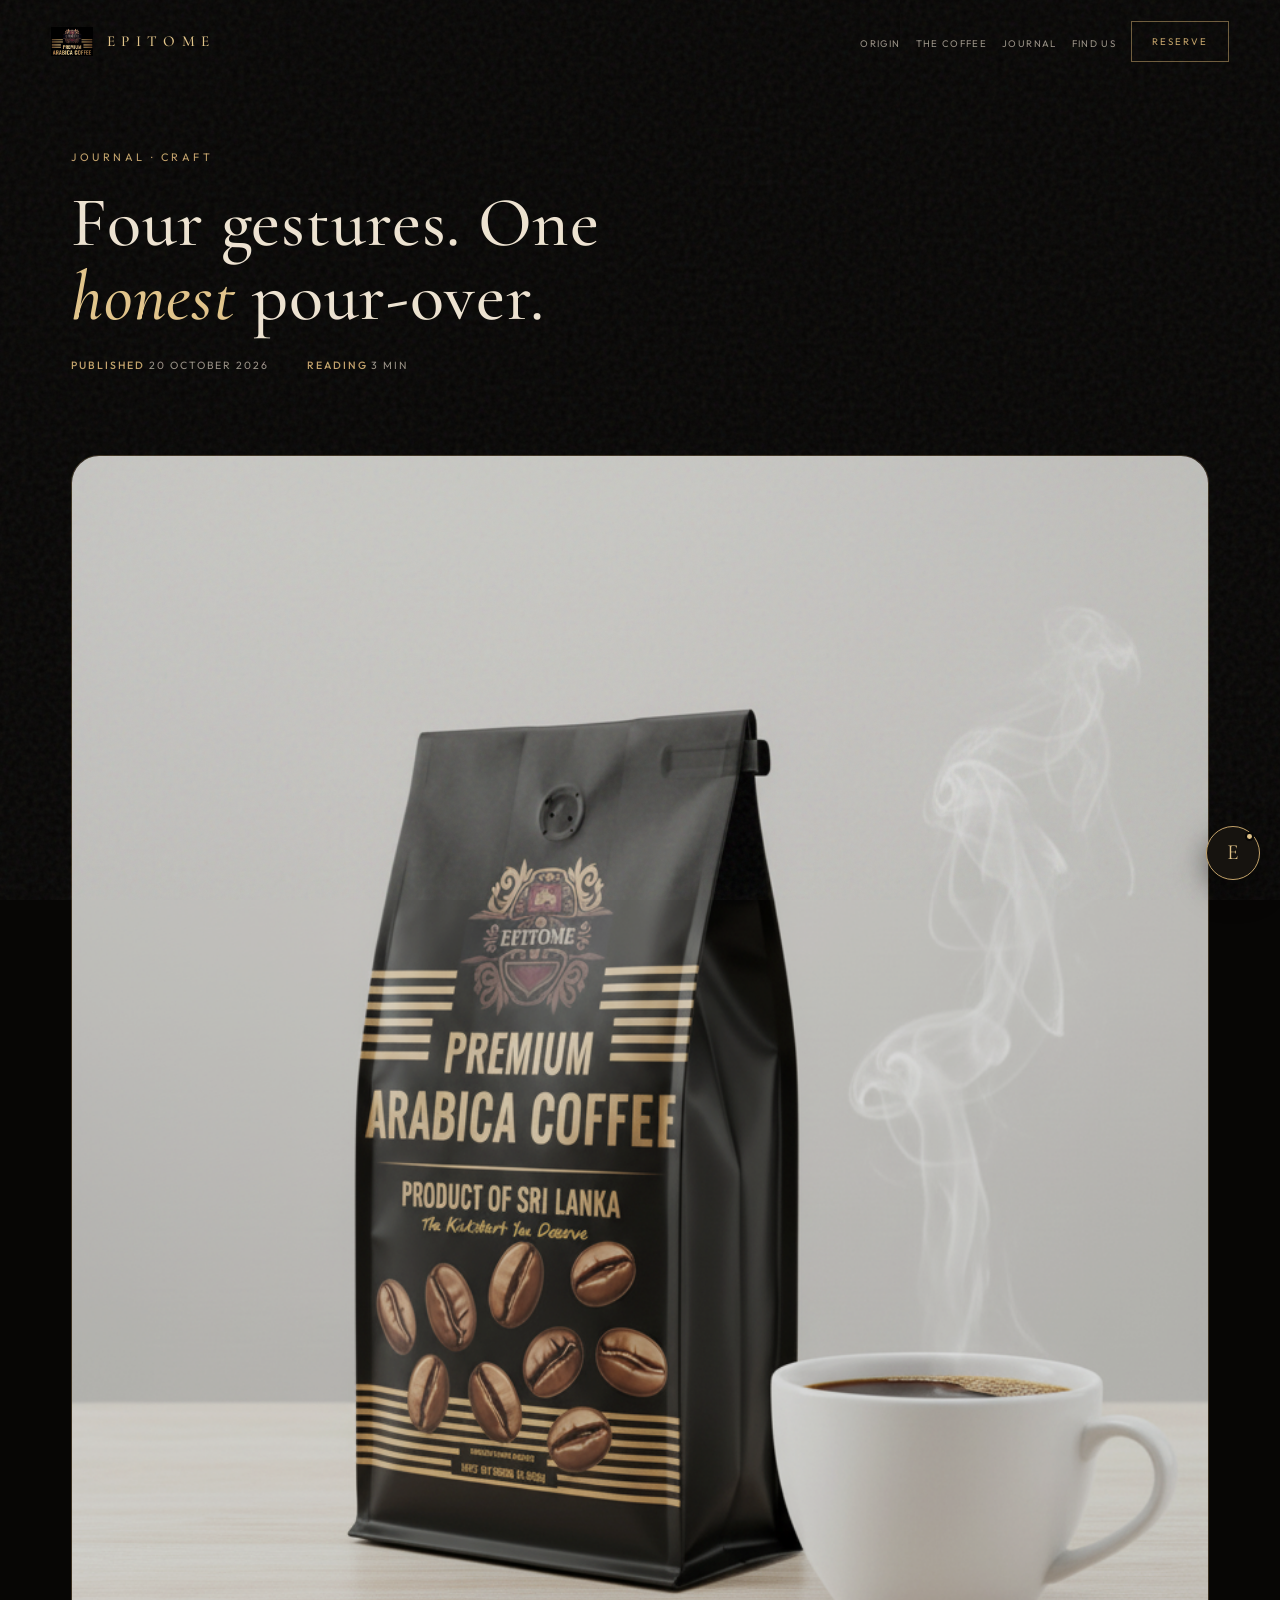
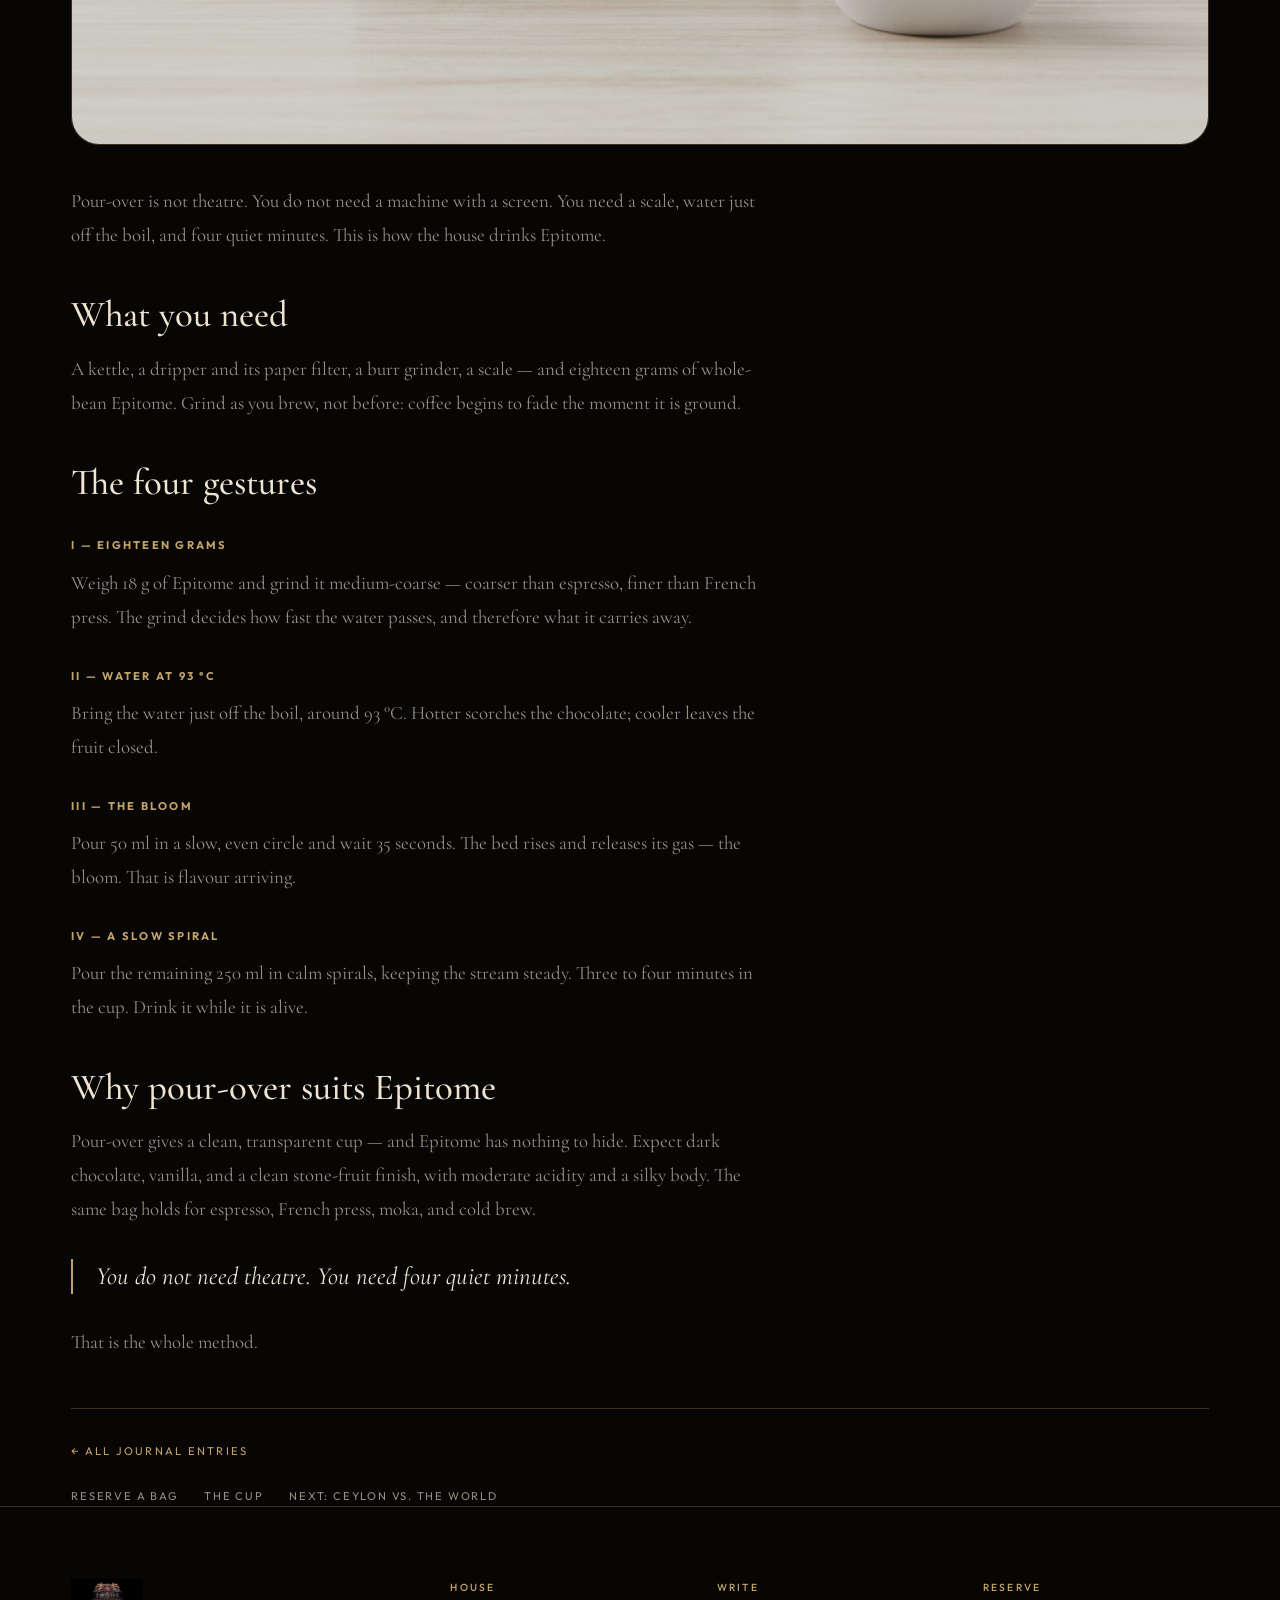
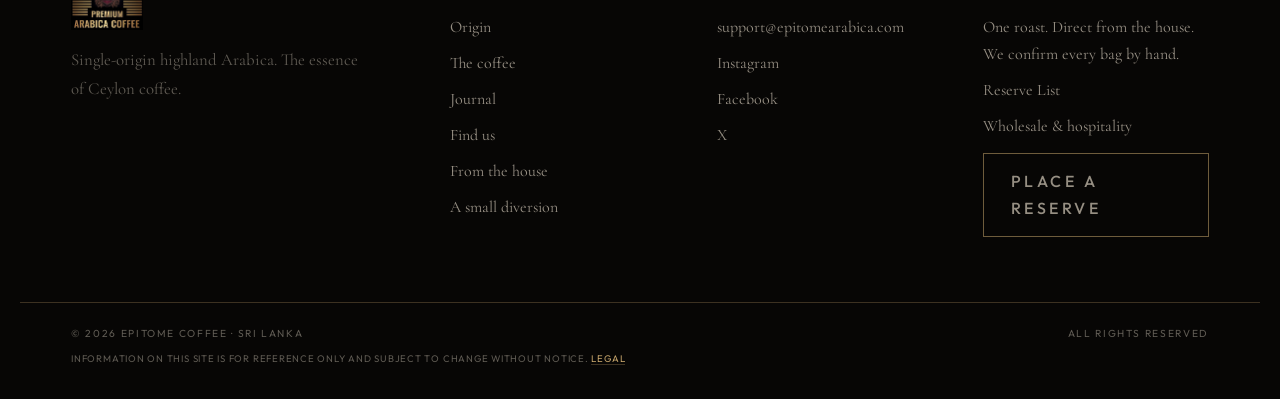
<file: journal/how-to-brew-pour-over.html>
<!DOCTYPE html>
<html lang="en">
<head>
  <meta charset="UTF-8">
  <meta name="viewport" content="width=device-width, initial-scale=1.0">
  <script async src="https://www.googletagmanager.com/gtag/js?id=G-58KF51LB1W"></script>
  <script>window.dataLayer=window.dataLayer||[];function gtag(){dataLayer.push(arguments);}gtag('js',new Date());gtag('config','G-58KF51LB1W');</script>
  <title>How to Brew Single-Origin Coffee: The Pour-Over Ritual — Epitome Journal</title>
  <meta name="description" content="The pour-over ritual, step by step: 18 grams, water at 93°C, the bloom, and a slow spiral. How the house brews Epitome single-origin Ceylon Arabica.">
  <meta name="theme-color" content="#070605">
  <meta name="robots" content="index, follow">
  <link rel="canonical" href="https://epitomearabica.com/journal/how-to-brew-pour-over.html">
  <link rel="alternate" hreflang="en" href="https://epitomearabica.com/journal/how-to-brew-pour-over.html">
  <link rel="icon" href="/assets/crest.png" type="image/png">
  <link rel="apple-touch-icon" href="/assets/crest.png">
  <meta property="og:type" content="article">
  <meta property="og:site_name" content="Epitome">
  <meta property="og:url" content="https://epitomearabica.com/journal/how-to-brew-pour-over.html">
  <meta property="og:title" content="How to Brew Single-Origin Coffee: The Pour-Over Ritual">
  <meta property="og:description" content="Four gestures. One honest pour-over.">
  <meta property="og:image" content="https://epitomearabica.com/assets/product-cup.jpg">
  <meta name="twitter:card" content="summary_large_image">
  <meta name="twitter:title" content="How to Brew Single-Origin Coffee: The Pour-Over Ritual">
  <meta name="twitter:description" content="Four gestures. One honest pour-over.">
  <meta name="twitter:image" content="https://epitomearabica.com/assets/product-cup.jpg">
  <link rel="preconnect" href="https://fonts.googleapis.com">
  <link rel="preconnect" href="https://fonts.gstatic.com" crossorigin>
  <link href="https://fonts.googleapis.com/css2?family=Cormorant+Garamond:ital,wght@0,400;0,500;0,600;1,400;1,500&family=Outfit:wght@300;400;500;600&display=swap" rel="stylesheet">
  <link rel="stylesheet" href="/assets/site.css?v=tetris-4">
  <link rel="stylesheet" href="/assets/chatbot.css">
  <link rel="stylesheet" href="/assets/journal.css">
  <script type="application/ld+json">
  {
    "@context": "https://schema.org",
    "@type": "BlogPosting",
    "headline": "How to Brew Single-Origin Coffee: The Pour-Over Ritual",
    "description": "The pour-over ritual, step by step: 18 grams, water at 93°C, the bloom, and a slow spiral.",
    "image": "https://epitomearabica.com/assets/product-cup.jpg",
    "datePublished": "2026-10-20",
    "dateModified": "2026-10-20",
    "author": { "@type": "Organization", "name": "Epitome", "url": "https://epitomearabica.com/" },
    "publisher": {
      "@type": "Organization",
      "name": "Epitome",
      "logo": { "@type": "ImageObject", "url": "https://epitomearabica.com/assets/crest.png" }
    },
    "mainEntityOfPage": { "@type": "WebPage", "@id": "https://epitomearabica.com/journal/how-to-brew-pour-over.html" }
  }
  </script>
</head>
<body>
  <a class="skip-link" href="#main">Skip to main content</a>
  <div class="grain" aria-hidden="true"></div>

  <header class="site-header">
    <a class="brand" href="/" aria-label="Epitome home">
      <img src="/assets/crest.png" alt="Epitome crest" width="42" height="30">
      <span class="brand-name">EPITOME</span>
    </a>
    <nav aria-label="Primary">
      <ul class="nav-desktop">
        <li><a href="/#origin">Origin</a></li>
        <li><a href="/#coffee">The coffee</a></li>
        <li><a href="/journal/">Journal</a></li>
        <li><a href="/locations.html">Find us</a></li>
        <li><a href="/#reserve" class="nav-cta">Reserve</a></li>
      </ul>
    </nav>
    <button class="menu-toggle" type="button" aria-label="Open menu" aria-expanded="false" aria-controls="mobile-nav">
      <span></span>
    </button>
  </header>

  <nav class="nav-drawer" id="mobile-nav" aria-label="Mobile">
    <a href="/#origin">Origin</a>
    <a href="/#coffee">The coffee</a>
    <a href="/journal/">Journal</a>
    <a href="/locations.html">Find us</a>
    <a href="/#reserve">Reserve</a>
  </nav>

  <main id="main">
    <article>
      <section class="article-hero">
        <div class="wrap">
          <p class="chapter-label">Journal · Craft</p>
          <h1 class="display">Four gestures. One <em>honest</em> pour-over.</h1>
          <div class="article-meta">
            <span><b>Published</b> 20 October 2026</span>
            <span><b>Reading</b> 3 min</span>
          </div>
        </div>
      </section>

      <div class="wrap">
        <figure class="article-cover">
          <img src="/assets/product-cup.jpg" alt="Epitome bag beside a steaming cup of black Ceylon coffee">
        </figure>
      </div>

      <section class="wrap">
        <div class="article-body">
          <p>Pour-over is not theatre. You do not need a machine with a screen. You need a scale, water just off the boil, and four quiet minutes. This is how the house drinks Epitome.</p>

          <h2>What you need</h2>
          <p>A kettle, a dripper and its paper filter, a burr grinder, a scale — and eighteen grams of whole-bean Epitome. Grind as you brew, not before: coffee begins to fade the moment it is ground.</p>

          <h2>The four gestures</h2>

          <h3>I — Eighteen grams</h3>
          <p>Weigh 18 g of Epitome and grind it medium-coarse — coarser than espresso, finer than French press. The grind decides how fast the water passes, and therefore what it carries away.</p>

          <h3>II — Water at 93 °C</h3>
          <p>Bring the water just off the boil, around 93 °C. Hotter scorches the chocolate; cooler leaves the fruit closed.</p>

          <h3>III — The bloom</h3>
          <p>Pour 50 ml in a slow, even circle and wait 35 seconds. The bed rises and releases its gas — the bloom. That is flavour arriving.</p>

          <h3>IV — A slow spiral</h3>
          <p>Pour the remaining 250 ml in calm spirals, keeping the stream steady. Three to four minutes in the cup. Drink it while it is alive.</p>

          <h2>Why pour-over suits Epitome</h2>
          <p>Pour-over gives a clean, transparent cup — and Epitome has nothing to hide. Expect dark chocolate, vanilla, and a clean stone-fruit finish, with moderate acidity and a silky body. The same bag holds for espresso, French press, moka, and cold brew.</p>

          <blockquote>You do not need theatre. You need four quiet minutes.</blockquote>

          <p>That is the whole method.</p>
        </div>

        <div class="article-foot">
          <a class="back-link" href="/journal/">← All journal entries</a>
          <div class="article-next">
            <a href="/#reserve">Reserve a bag</a>
            <a href="/#ritual">The cup</a>
            <a href="/journal/ceylon-arabica-vs-the-world.html">Next: Ceylon vs. the world</a>
          </div>
        </div>
      </section>
    </article>
  </main>

  <footer class="site-footer" id="contact">
    <div class="wrap footer-grid">
      <div class="footer-brand">
        <img src="/assets/crest.png" alt="Epitome crest" width="72" height="51">
        <p>Single-origin highland Arabica. The essence of Ceylon coffee.</p>
      </div>
      <div class="footer-col">
        <h2>House</h2>
        <a href="/#origin">Origin</a>
        <a href="/#coffee">The coffee</a>
        <a href="/journal/">Journal</a>
        <a href="/locations.html">Find us</a>
        <a href="/#faq">From the house</a>
        <a href="/#fun">A small diversion</a>
      </div>
      <div class="footer-col">
        <h2>Write</h2>
        <a href="mailto:support@epitomearabica.com">support@epitomearabica.com</a>
        <a href="https://www.instagram.com/the.essence.of.sri.lanka/" target="_blank" rel="noopener">Instagram</a>
        <a href="https://www.facebook.com/profile.php?id=61584592581260" target="_blank" rel="noopener">Facebook</a>
        <a href="https://x.com/essence_of_LK" target="_blank" rel="noopener">X</a>
      </div>
      <div class="footer-col">
        <h2>Reserve</h2>
        <p>One roast. Direct from the house. We confirm every bag by hand.</p>
        <a href="/#subscribe">Reserve List</a>
        <a href="/#wholesale">Wholesale & hospitality</a>
        <a class="btn btn-line" href="/#reserve" style="margin-top:0.8rem;">Place a reserve</a>
      </div>
    </div>
    <div class="wrap footer-base">
      <span>© 2026 Epitome Coffee · Sri Lanka</span>
      <span>All rights reserved</span>
    </div>
    <div class="wrap footer-legal">
      <p>Information on this site is for reference only and subject to change without notice. <a href="/legal.html">Legal</a></p>
    </div>
  </footer>

  <script src="/assets/site.js"></script>
  <script src="/assets/chatbot.js"></script>
</body>
</html>
</file>
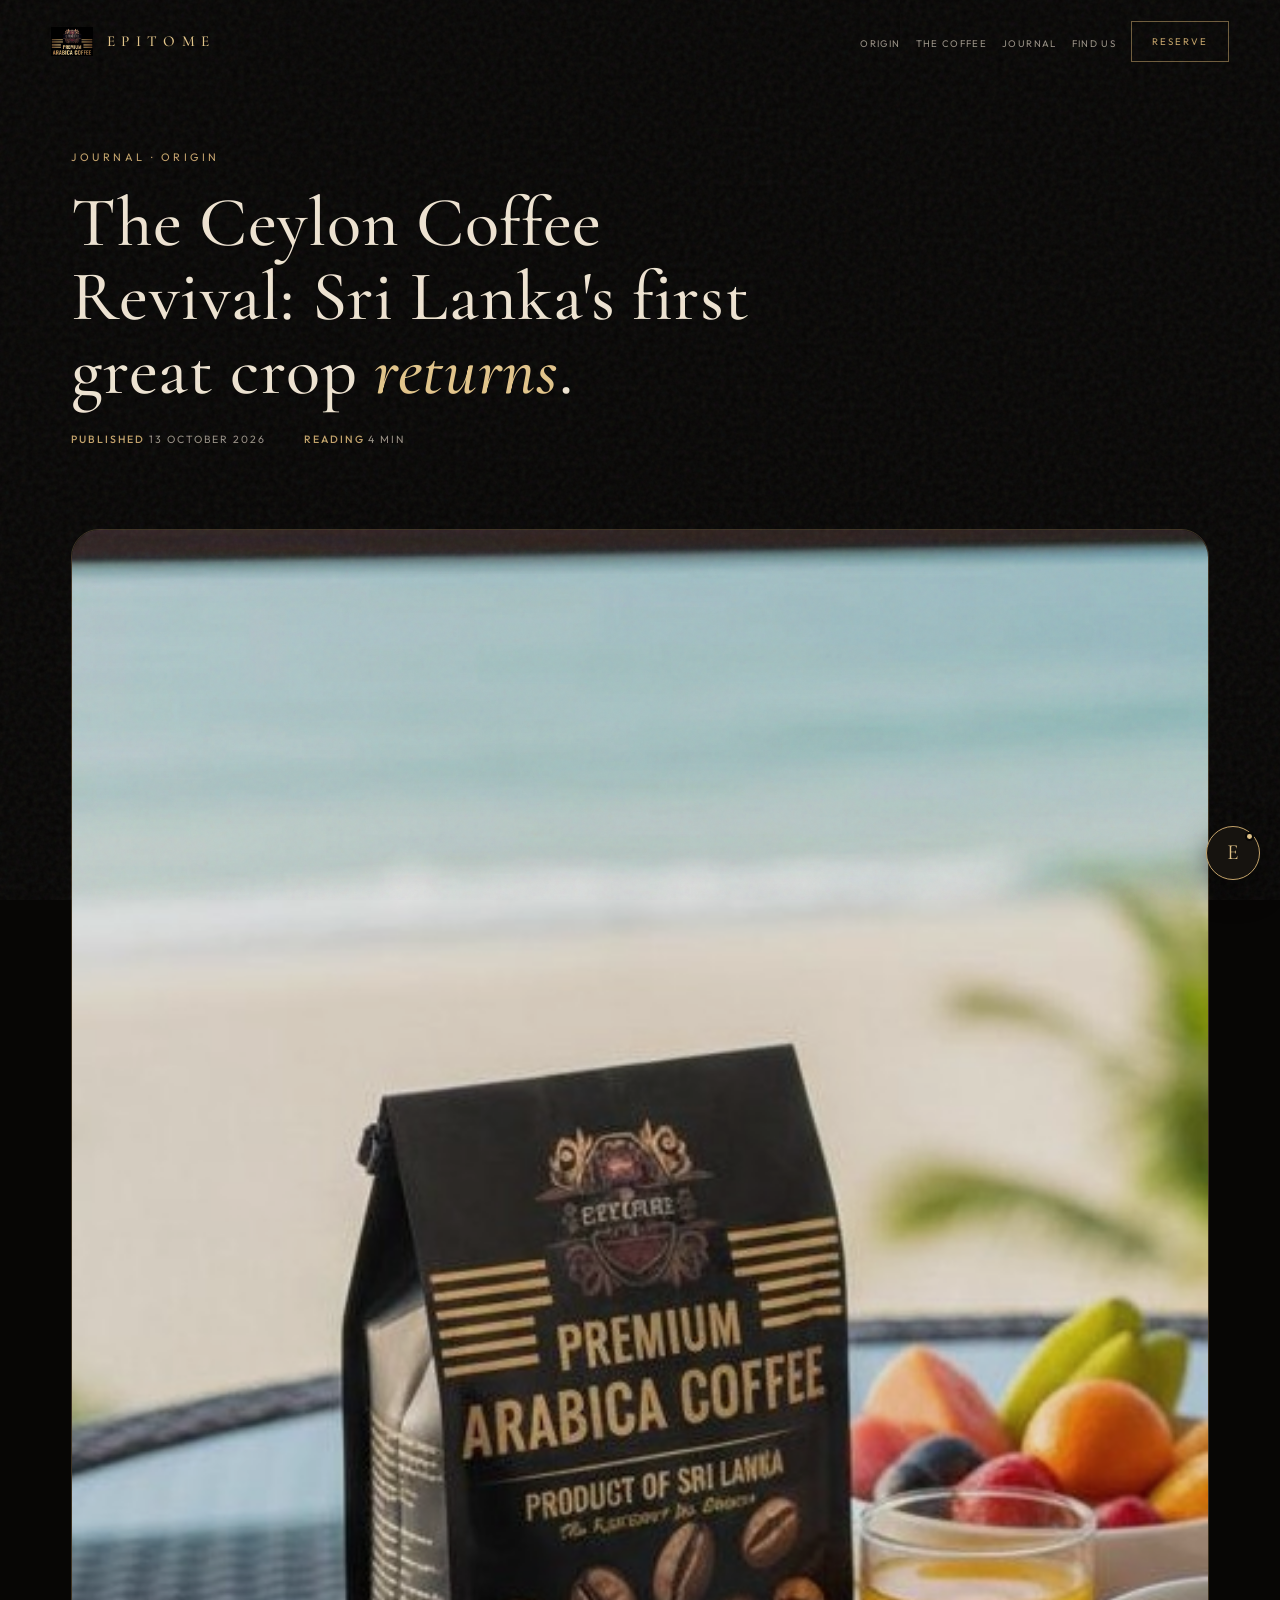
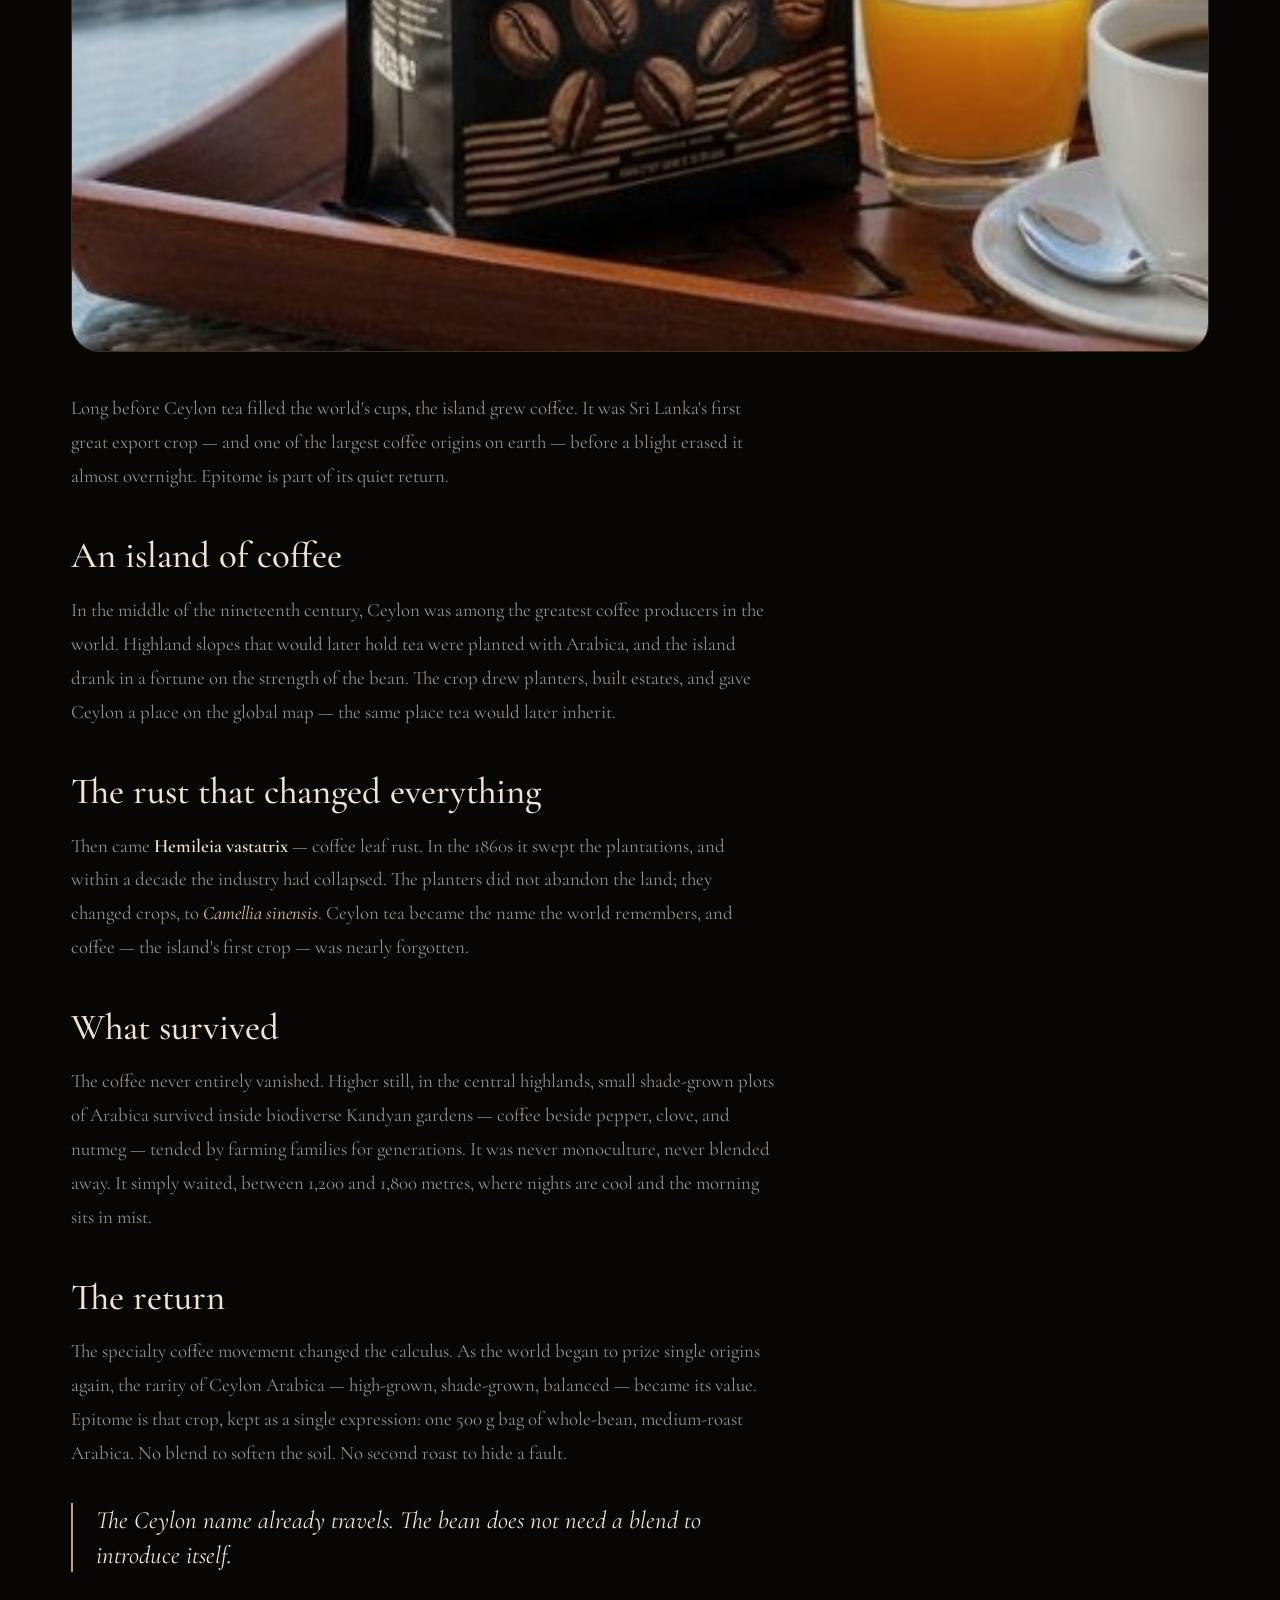
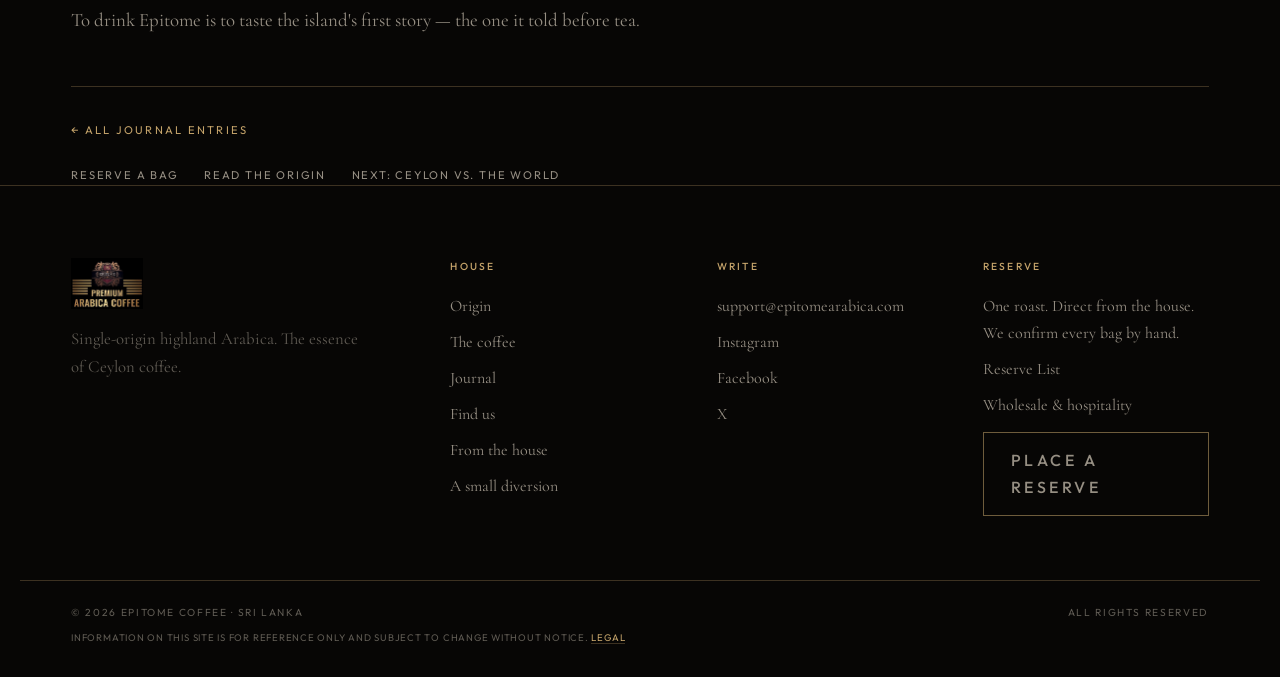
<file: journal/the-ceylon-coffee-revival.html>
<!DOCTYPE html>
<html lang="en">
<head>
  <meta charset="UTF-8">
  <meta name="viewport" content="width=device-width, initial-scale=1.0">
  <script async src="https://www.googletagmanager.com/gtag/js?id=G-58KF51LB1W"></script>
  <script>window.dataLayer=window.dataLayer||[];function gtag(){dataLayer.push(arguments);}gtag('js',new Date());gtag('config','G-58KF51LB1W');</script>
  <title>The Ceylon Coffee Revival — Epitome Journal</title>
  <meta name="description" content="Before Ceylon tea, there was Ceylon coffee. The story of Sri Lanka's first great export crop, its collapse to leaf rust, and its quiet return to the highlands.">
  <meta name="theme-color" content="#070605">
  <meta name="robots" content="index, follow">
  <link rel="canonical" href="https://epitomearabica.com/journal/the-ceylon-coffee-revival.html">
  <link rel="alternate" hreflang="en" href="https://epitomearabica.com/journal/the-ceylon-coffee-revival.html">
  <link rel="icon" href="/assets/crest.png" type="image/png">
  <link rel="apple-touch-icon" href="/assets/crest.png">
  <meta property="og:type" content="article">
  <meta property="og:site_name" content="Epitome">
  <meta property="og:url" content="https://epitomearabica.com/journal/the-ceylon-coffee-revival.html">
  <meta property="og:title" content="The Ceylon Coffee Revival">
  <meta property="og:description" content="Sri Lanka's first great crop, lost to rust, is returning.">
  <meta property="og:image" content="https://epitomearabica.com/assets/terrace-bag.jpg">
  <meta name="twitter:card" content="summary_large_image">
  <meta name="twitter:title" content="The Ceylon Coffee Revival">
  <meta name="twitter:description" content="Sri Lanka's first great crop, lost to rust, is returning.">
  <meta name="twitter:image" content="https://epitomearabica.com/assets/terrace-bag.jpg">
  <link rel="preconnect" href="https://fonts.googleapis.com">
  <link rel="preconnect" href="https://fonts.gstatic.com" crossorigin>
  <link href="https://fonts.googleapis.com/css2?family=Cormorant+Garamond:ital,wght@0,400;0,500;0,600;1,400;1,500&family=Outfit:wght@300;400;500;600&display=swap" rel="stylesheet">
  <link rel="stylesheet" href="/assets/site.css?v=tetris-4">
  <link rel="stylesheet" href="/assets/chatbot.css">
  <link rel="stylesheet" href="/assets/journal.css">
  <script type="application/ld+json">
  {
    "@context": "https://schema.org",
    "@type": "BlogPosting",
    "headline": "The Ceylon Coffee Revival: Sri Lanka's first great crop returns",
    "description": "Before Ceylon tea, there was Ceylon coffee. The story of Sri Lanka's first great export crop, its collapse to leaf rust, and its quiet return to the highlands.",
    "image": "https://epitomearabica.com/assets/terrace-bag.jpg",
    "datePublished": "2026-10-13",
    "dateModified": "2026-10-13",
    "author": { "@type": "Organization", "name": "Epitome", "url": "https://epitomearabica.com/" },
    "publisher": {
      "@type": "Organization",
      "name": "Epitome",
      "logo": { "@type": "ImageObject", "url": "https://epitomearabica.com/assets/crest.png" }
    },
    "mainEntityOfPage": { "@type": "WebPage", "@id": "https://epitomearabica.com/journal/the-ceylon-coffee-revival.html" }
  }
  </script>
</head>
<body>
  <a class="skip-link" href="#main">Skip to main content</a>
  <div class="grain" aria-hidden="true"></div>

  <header class="site-header">
    <a class="brand" href="/" aria-label="Epitome home">
      <img src="/assets/crest.png" alt="Epitome crest" width="42" height="30">
      <span class="brand-name">EPITOME</span>
    </a>
    <nav aria-label="Primary">
      <ul class="nav-desktop">
        <li><a href="/#origin">Origin</a></li>
        <li><a href="/#coffee">The coffee</a></li>
        <li><a href="/journal/">Journal</a></li>
        <li><a href="/locations.html">Find us</a></li>
        <li><a href="/#reserve" class="nav-cta">Reserve</a></li>
      </ul>
    </nav>
    <button class="menu-toggle" type="button" aria-label="Open menu" aria-expanded="false" aria-controls="mobile-nav">
      <span></span>
    </button>
  </header>

  <nav class="nav-drawer" id="mobile-nav" aria-label="Mobile">
    <a href="/#origin">Origin</a>
    <a href="/#coffee">The coffee</a>
    <a href="/journal/">Journal</a>
    <a href="/locations.html">Find us</a>
    <a href="/#reserve">Reserve</a>
  </nav>

  <main id="main">
    <article>
      <section class="article-hero">
        <div class="wrap">
          <p class="chapter-label">Journal · Origin</p>
          <h1 class="display">The Ceylon Coffee Revival: Sri Lanka's first great crop <em>returns</em>.</h1>
          <div class="article-meta">
            <span><b>Published</b> 13 October 2026</span>
            <span><b>Reading</b> 4 min</span>
          </div>
        </div>
      </section>

      <div class="wrap">
        <figure class="article-cover">
          <img src="/assets/terrace-bag.jpg" alt="A 500 g bag of Epitome single-origin Ceylon Arabica on a Sri Lankan highland terrace">
        </figure>
      </div>

      <section class="wrap">
        <div class="article-body">
          <p>Long before Ceylon tea filled the world's cups, the island grew coffee. It was Sri Lanka's first great export crop — and one of the largest coffee origins on earth — before a blight erased it almost overnight. Epitome is part of its quiet return.</p>

          <h2>An island of coffee</h2>
          <p>In the middle of the nineteenth century, Ceylon was among the greatest coffee producers in the world. Highland slopes that would later hold tea were planted with Arabica, and the island drank in a fortune on the strength of the bean. The crop drew planters, built estates, and gave Ceylon a place on the global map — the same place tea would later inherit.</p>

          <h2>The rust that changed everything</h2>
          <p>Then came <strong>Hemileia vastatrix</strong> — coffee leaf rust. In the 1860s it swept the plantations, and within a decade the industry had collapsed. The planters did not abandon the land; they changed crops, to <em>Camellia sinensis</em>. Ceylon tea became the name the world remembers, and coffee — the island's first crop — was nearly forgotten.</p>

          <h2>What survived</h2>
          <p>The coffee never entirely vanished. Higher still, in the central highlands, small shade-grown plots of Arabica survived inside biodiverse Kandyan gardens — coffee beside pepper, clove, and nutmeg — tended by farming families for generations. It was never monoculture, never blended away. It simply waited, between 1,200 and 1,800 metres, where nights are cool and the morning sits in mist.</p>

          <h2>The return</h2>
          <p>The specialty coffee movement changed the calculus. As the world began to prize single origins again, the rarity of Ceylon Arabica — high-grown, shade-grown, balanced — became its value. Epitome is that crop, kept as a single expression: one 500 g bag of whole-bean, medium-roast Arabica. No blend to soften the soil. No second roast to hide a fault.</p>

          <blockquote>The Ceylon name already travels. The bean does not need a blend to introduce itself.</blockquote>

          <p>To drink Epitome is to taste the island's first story — the one it told before tea.</p>
        </div>

        <div class="article-foot">
          <a class="back-link" href="/journal/">← All journal entries</a>
          <div class="article-next">
            <a href="/#reserve">Reserve a bag</a>
            <a href="/#origin">Read the origin</a>
            <a href="/journal/ceylon-arabica-vs-the-world.html">Next: Ceylon vs. the world</a>
          </div>
        </div>
      </section>
    </article>
  </main>

  <footer class="site-footer" id="contact">
    <div class="wrap footer-grid">
      <div class="footer-brand">
        <img src="/assets/crest.png" alt="Epitome crest" width="72" height="51">
        <p>Single-origin highland Arabica. The essence of Ceylon coffee.</p>
      </div>
      <div class="footer-col">
        <h2>House</h2>
        <a href="/#origin">Origin</a>
        <a href="/#coffee">The coffee</a>
        <a href="/journal/">Journal</a>
        <a href="/locations.html">Find us</a>
        <a href="/#faq">From the house</a>
        <a href="/#fun">A small diversion</a>
      </div>
      <div class="footer-col">
        <h2>Write</h2>
        <a href="mailto:support@epitomearabica.com">support@epitomearabica.com</a>
        <a href="https://www.instagram.com/the.essence.of.sri.lanka/" target="_blank" rel="noopener">Instagram</a>
        <a href="https://www.facebook.com/profile.php?id=61584592581260" target="_blank" rel="noopener">Facebook</a>
        <a href="https://x.com/essence_of_LK" target="_blank" rel="noopener">X</a>
      </div>
      <div class="footer-col">
        <h2>Reserve</h2>
        <p>One roast. Direct from the house. We confirm every bag by hand.</p>
        <a href="/#subscribe">Reserve List</a>
        <a href="/#wholesale">Wholesale & hospitality</a>
        <a class="btn btn-line" href="/#reserve" style="margin-top:0.8rem;">Place a reserve</a>
      </div>
    </div>
    <div class="wrap footer-base">
      <span>© 2026 Epitome Coffee · Sri Lanka</span>
      <span>All rights reserved</span>
    </div>
    <div class="wrap footer-legal">
      <p>Information on this site is for reference only and subject to change without notice. <a href="/legal.html">Legal</a></p>
    </div>
  </footer>

  <script src="/assets/site.js"></script>
  <script src="/assets/chatbot.js"></script>
</body>
</html>
</file>
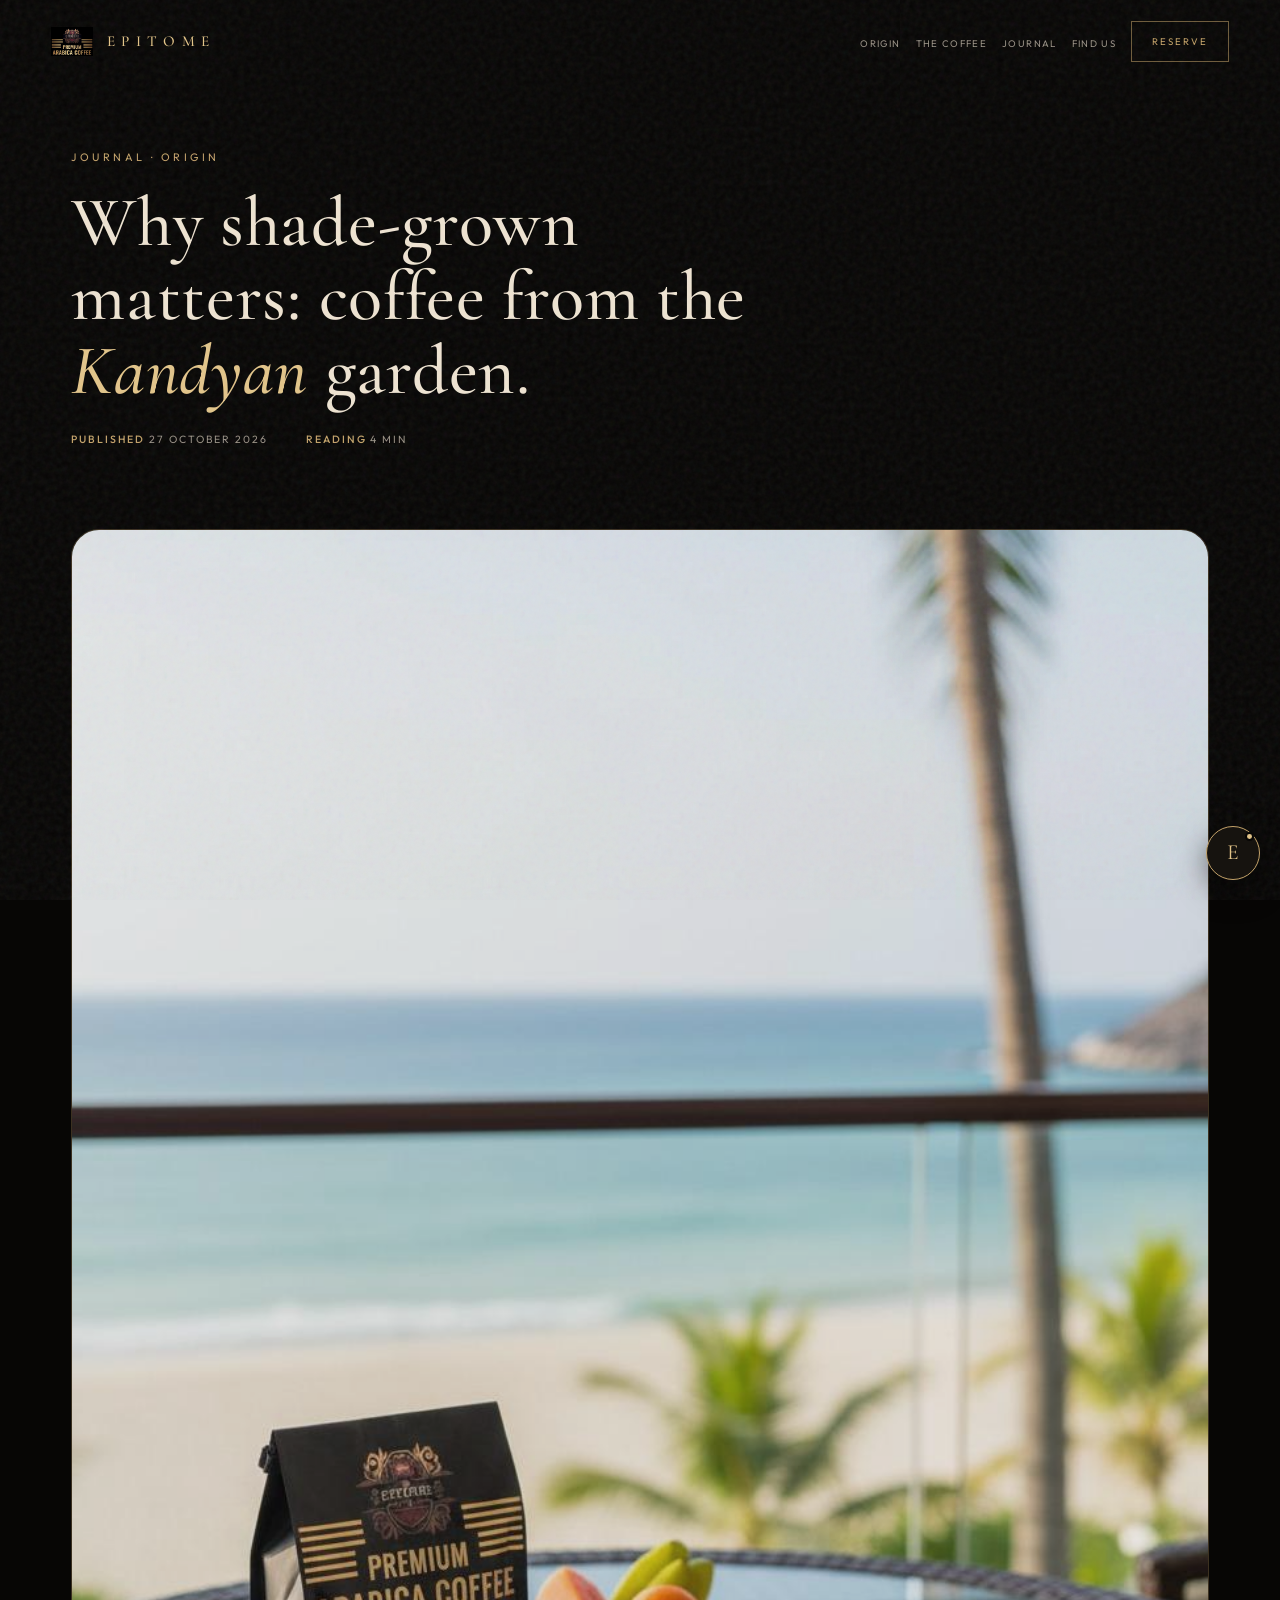
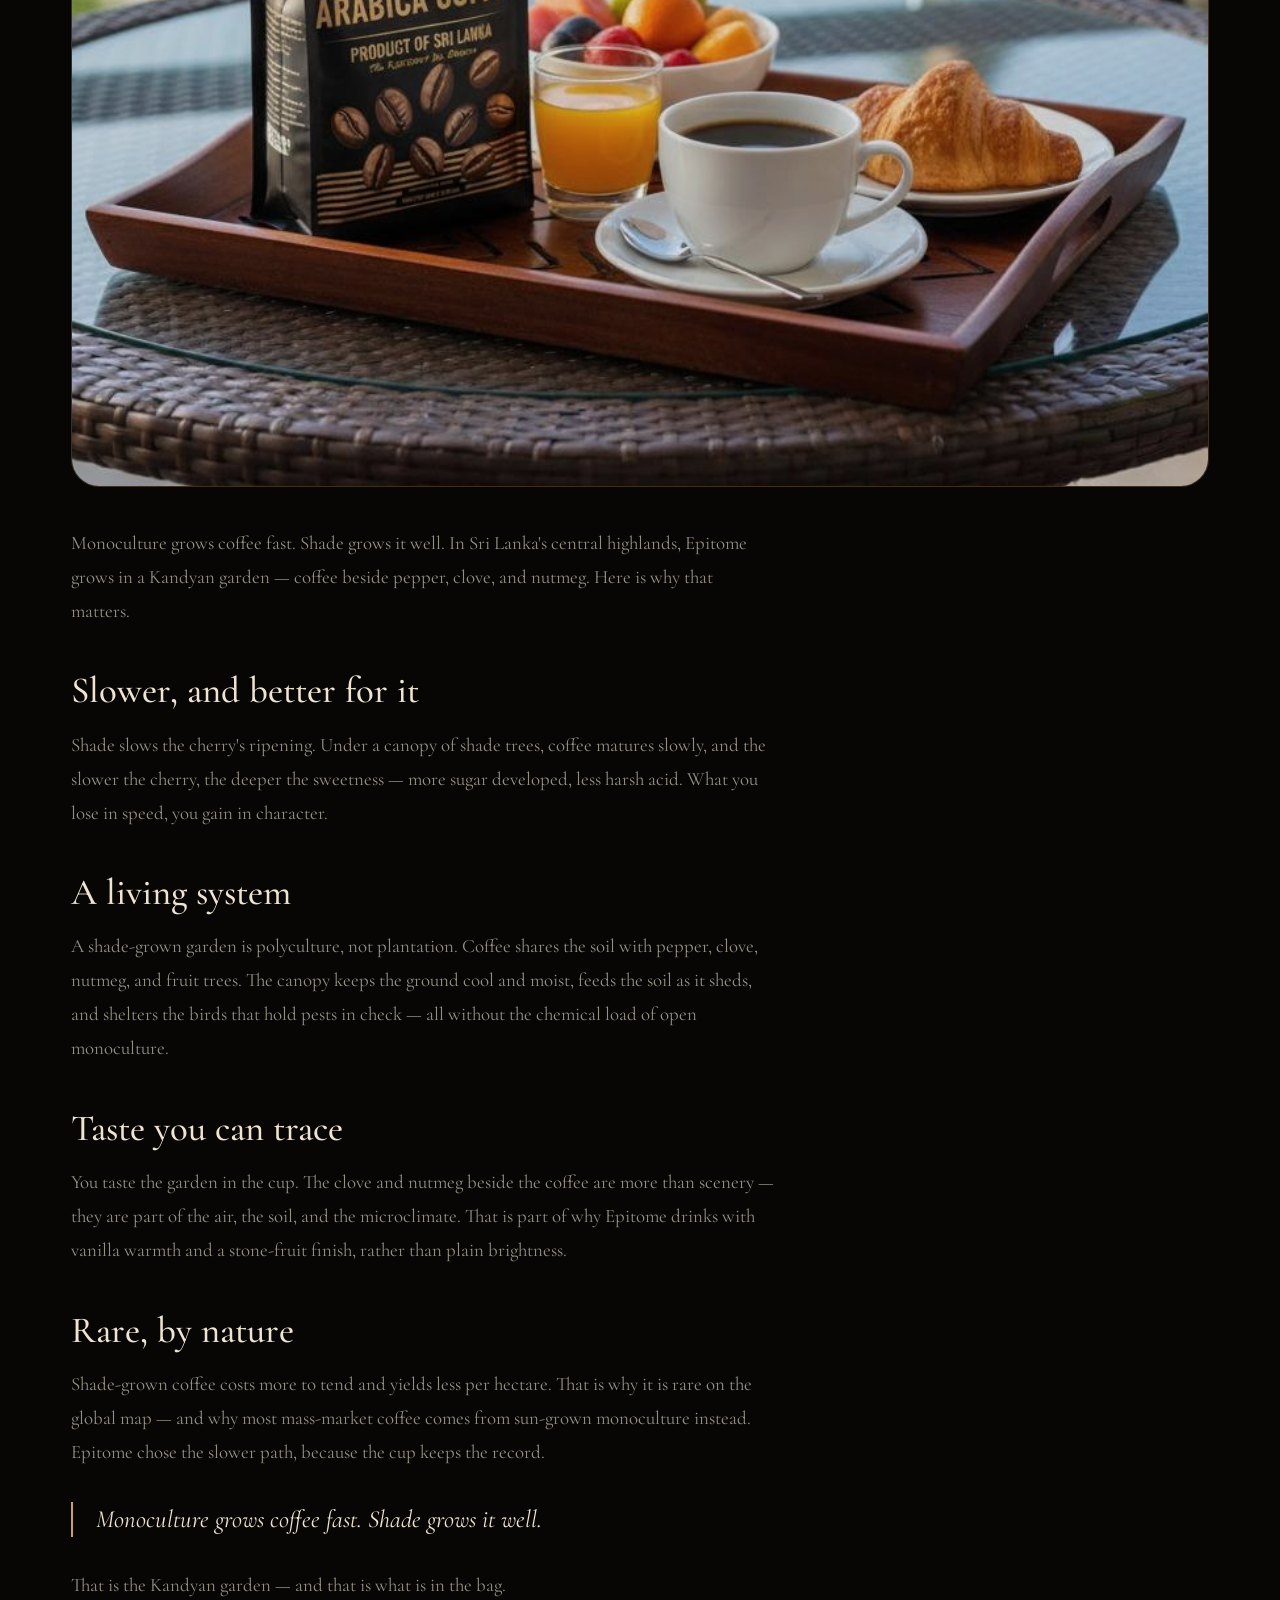
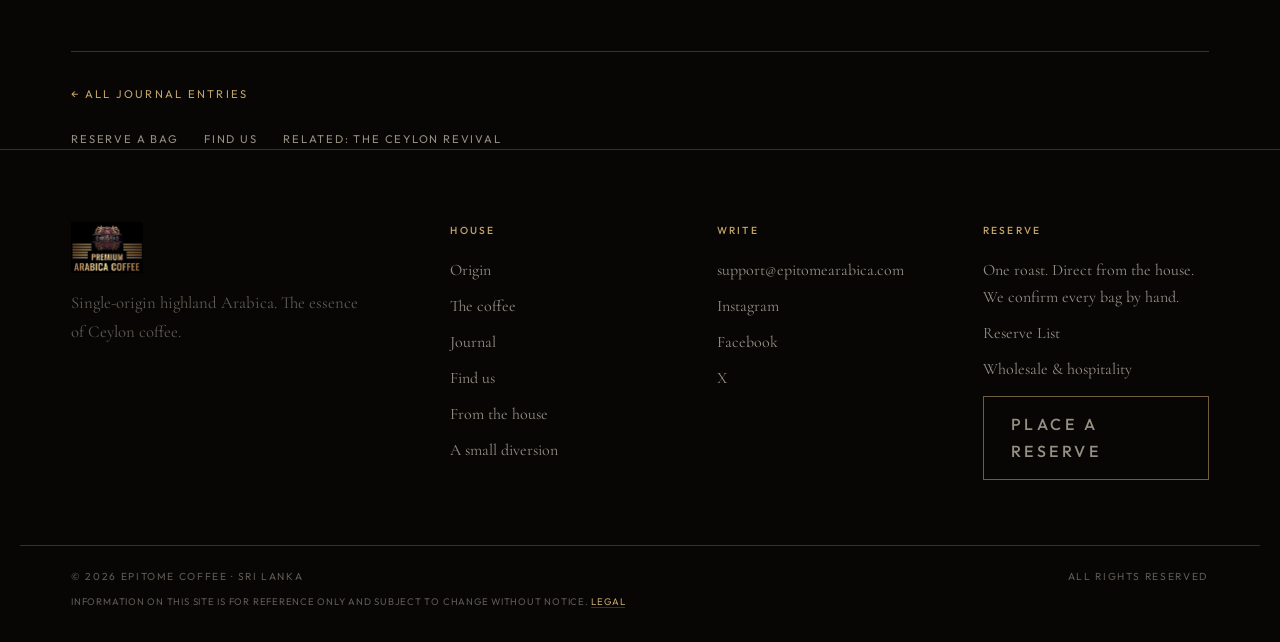
<file: journal/why-shade-grown-matters.html>
<!DOCTYPE html>
<html lang="en">
<head>
  <meta charset="UTF-8">
  <meta name="viewport" content="width=device-width, initial-scale=1.0">
  <script async src="https://www.googletagmanager.com/gtag/js?id=G-58KF51LB1W"></script>
  <script>window.dataLayer=window.dataLayer||[];function gtag(){dataLayer.push(arguments);}gtag('js',new Date());gtag('config','G-58KF51LB1W');</script>
  <title>Why Shade-Grown Matters: Coffee from the Kandyan Garden — Epitome Journal</title>
  <meta name="description" content="Monoculture grows coffee fast; shade grows it well. How the Kandyan garden — coffee beside pepper, clove, and nutmeg — shapes the cup.">
  <meta name="theme-color" content="#070605">
  <meta name="robots" content="index, follow">
  <link rel="canonical" href="https://epitomearabica.com/journal/why-shade-grown-matters.html">
  <link rel="alternate" hreflang="en" href="https://epitomearabica.com/journal/why-shade-grown-matters.html">
  <link rel="icon" href="/assets/crest.png" type="image/png">
  <link rel="apple-touch-icon" href="/assets/crest.png">
  <meta property="og:type" content="article">
  <meta property="og:site_name" content="Epitome">
  <meta property="og:url" content="https://epitomearabica.com/journal/why-shade-grown-matters.html">
  <meta property="og:title" content="Why Shade-Grown Matters: Coffee from the Kandyan Garden">
  <meta property="og:description" content="Monoculture grows coffee fast. Shade grows it well.">
  <meta property="og:image" content="https://epitomearabica.com/assets/terrace.jpg">
  <meta name="twitter:card" content="summary_large_image">
  <meta name="twitter:title" content="Why Shade-Grown Matters: Coffee from the Kandyan Garden">
  <meta name="twitter:description" content="Monoculture grows coffee fast. Shade grows it well.">
  <meta name="twitter:image" content="https://epitomearabica.com/assets/terrace.jpg">
  <link rel="preconnect" href="https://fonts.googleapis.com">
  <link rel="preconnect" href="https://fonts.gstatic.com" crossorigin>
  <link href="https://fonts.googleapis.com/css2?family=Cormorant+Garamond:ital,wght@0,400;0,500;0,600;1,400;1,500&family=Outfit:wght@300;400;500;600&display=swap" rel="stylesheet">
  <link rel="stylesheet" href="/assets/site.css?v=tetris-4">
  <link rel="stylesheet" href="/assets/chatbot.css">
  <link rel="stylesheet" href="/assets/journal.css">
  <script type="application/ld+json">
  {
    "@context": "https://schema.org",
    "@type": "BlogPosting",
    "headline": "Why Shade-Grown Matters: Coffee from the Kandyan Garden",
    "description": "Monoculture grows coffee fast; shade grows it well. How the Kandyan garden shapes the cup.",
    "image": "https://epitomearabica.com/assets/terrace.jpg",
    "datePublished": "2026-10-27",
    "dateModified": "2026-10-27",
    "author": { "@type": "Organization", "name": "Epitome", "url": "https://epitomearabica.com/" },
    "publisher": {
      "@type": "Organization",
      "name": "Epitome",
      "logo": { "@type": "ImageObject", "url": "https://epitomearabica.com/assets/crest.png" }
    },
    "mainEntityOfPage": { "@type": "WebPage", "@id": "https://epitomearabica.com/journal/why-shade-grown-matters.html" }
  }
  </script>
</head>
<body>
  <a class="skip-link" href="#main">Skip to main content</a>
  <div class="grain" aria-hidden="true"></div>

  <header class="site-header">
    <a class="brand" href="/" aria-label="Epitome home">
      <img src="/assets/crest.png" alt="Epitome crest" width="42" height="30">
      <span class="brand-name">EPITOME</span>
    </a>
    <nav aria-label="Primary">
      <ul class="nav-desktop">
        <li><a href="/#origin">Origin</a></li>
        <li><a href="/#coffee">The coffee</a></li>
        <li><a href="/journal/">Journal</a></li>
        <li><a href="/locations.html">Find us</a></li>
        <li><a href="/#reserve" class="nav-cta">Reserve</a></li>
      </ul>
    </nav>
    <button class="menu-toggle" type="button" aria-label="Open menu" aria-expanded="false" aria-controls="mobile-nav">
      <span></span>
    </button>
  </header>

  <nav class="nav-drawer" id="mobile-nav" aria-label="Mobile">
    <a href="/#origin">Origin</a>
    <a href="/#coffee">The coffee</a>
    <a href="/journal/">Journal</a>
    <a href="/locations.html">Find us</a>
    <a href="/#reserve">Reserve</a>
  </nav>

  <main id="main">
    <article>
      <section class="article-hero">
        <div class="wrap">
          <p class="chapter-label">Journal · Origin</p>
          <h1 class="display">Why shade-grown matters: coffee from the <em>Kandyan</em> garden.</h1>
          <div class="article-meta">
            <span><b>Published</b> 27 October 2026</span>
            <span><b>Reading</b> 4 min</span>
          </div>
        </div>
      </section>

      <div class="wrap">
        <figure class="article-cover">
          <img src="/assets/terrace.jpg" alt="Coffee growing in a shaded Kandyan garden in Sri Lanka's central highlands">
        </figure>
      </div>

      <section class="wrap">
        <div class="article-body">
          <p>Monoculture grows coffee fast. Shade grows it well. In Sri Lanka's central highlands, Epitome grows in a Kandyan garden — coffee beside pepper, clove, and nutmeg. Here is why that matters.</p>

          <h2>Slower, and better for it</h2>
          <p>Shade slows the cherry's ripening. Under a canopy of shade trees, coffee matures slowly, and the slower the cherry, the deeper the sweetness — more sugar developed, less harsh acid. What you lose in speed, you gain in character.</p>

          <h2>A living system</h2>
          <p>A shade-grown garden is polyculture, not plantation. Coffee shares the soil with pepper, clove, nutmeg, and fruit trees. The canopy keeps the ground cool and moist, feeds the soil as it sheds, and shelters the birds that hold pests in check — all without the chemical load of open monoculture.</p>

          <h2>Taste you can trace</h2>
          <p>You taste the garden in the cup. The clove and nutmeg beside the coffee are more than scenery — they are part of the air, the soil, and the microclimate. That is part of why Epitome drinks with vanilla warmth and a stone-fruit finish, rather than plain brightness.</p>

          <h2>Rare, by nature</h2>
          <p>Shade-grown coffee costs more to tend and yields less per hectare. That is why it is rare on the global map — and why most mass-market coffee comes from sun-grown monoculture instead. Epitome chose the slower path, because the cup keeps the record.</p>

          <blockquote>Monoculture grows coffee fast. Shade grows it well.</blockquote>

          <p>That is the Kandyan garden — and that is what is in the bag.</p>
        </div>

        <div class="article-foot">
          <a class="back-link" href="/journal/">← All journal entries</a>
          <div class="article-next">
            <a href="/#reserve">Reserve a bag</a>
            <a href="/locations.html">Find us</a>
            <a href="/journal/the-ceylon-coffee-revival.html">Related: the Ceylon revival</a>
          </div>
        </div>
      </section>
    </article>
  </main>

  <footer class="site-footer" id="contact">
    <div class="wrap footer-grid">
      <div class="footer-brand">
        <img src="/assets/crest.png" alt="Epitome crest" width="72" height="51">
        <p>Single-origin highland Arabica. The essence of Ceylon coffee.</p>
      </div>
      <div class="footer-col">
        <h2>House</h2>
        <a href="/#origin">Origin</a>
        <a href="/#coffee">The coffee</a>
        <a href="/journal/">Journal</a>
        <a href="/locations.html">Find us</a>
        <a href="/#faq">From the house</a>
        <a href="/#fun">A small diversion</a>
      </div>
      <div class="footer-col">
        <h2>Write</h2>
        <a href="mailto:support@epitomearabica.com">support@epitomearabica.com</a>
        <a href="https://www.instagram.com/the.essence.of.sri.lanka/" target="_blank" rel="noopener">Instagram</a>
        <a href="https://www.facebook.com/profile.php?id=61584592581260" target="_blank" rel="noopener">Facebook</a>
        <a href="https://x.com/essence_of_LK" target="_blank" rel="noopener">X</a>
      </div>
      <div class="footer-col">
        <h2>Reserve</h2>
        <p>One roast. Direct from the house. We confirm every bag by hand.</p>
        <a href="/#subscribe">Reserve List</a>
        <a href="/#wholesale">Wholesale & hospitality</a>
        <a class="btn btn-line" href="/#reserve" style="margin-top:0.8rem;">Place a reserve</a>
      </div>
    </div>
    <div class="wrap footer-base">
      <span>© 2026 Epitome Coffee · Sri Lanka</span>
      <span>All rights reserved</span>
    </div>
    <div class="wrap footer-legal">
      <p>Information on this site is for reference only and subject to change without notice. <a href="/legal.html">Legal</a></p>
    </div>
  </footer>

  <script src="/assets/site.js"></script>
  <script src="/assets/chatbot.js"></script>
</body>
</html>
</file>
<file: assets/site.css>
:root {
  --bg: #070605;
  --bg-soft: #100e0b;
  --bg-panel: #16130f;
  --paper: #f1e8d8;
  --paper-deep: #e4d6c0;
  --ink: #16130f;
  --cream: #efe4d2;
  --cream-dim: rgba(239, 228, 210, 0.62);
  --cream-faint: rgba(239, 228, 210, 0.38);
  --gold: #c4a36a;
  --gold-bright: #e3c58a;
  --gold-deep: #8a6b3a;
  --line: rgba(196, 163, 106, 0.28);
  --line-strong: rgba(196, 163, 106, 0.55);
  --danger: #d47a6e;
  --serif: "Cormorant Garamond", "Iowan Old Style", Palatino, Georgia, serif;
  --sans: "Outfit", system-ui, sans-serif;
  --nav-h: 84px;
  --gutter: clamp(1.25rem, 4vw, 4.5rem);
  --max: 1240px;
}

*,
*::before,
*::after {
  box-sizing: border-box;
  margin: 0;
  padding: 0;
}

html {
  scroll-behavior: smooth;
}

body {
  background: var(--bg);
  color: var(--cream);
  font-family: var(--serif);
  font-size: 1.125rem;
  line-height: 1.7;
  min-height: 100vh;
  overflow-x: hidden;
}

img {
  max-width: 100%;
  display: block;
}

a {
  color: inherit;
  text-decoration: none;
}

button,
input,
textarea,
select {
  font: inherit;
  color: inherit;
}

button {
  cursor: pointer;
  background: none;
  border: none;
}

::selection {
  background: rgba(196, 163, 106, 0.35);
  color: #fff;
}

.skip-link {
  position: absolute;
  left: 1rem;
  top: -120%;
  z-index: 10000;
  background: var(--gold);
  color: var(--ink);
  padding: 0.6rem 1rem;
  font-family: var(--sans);
  font-size: 0.75rem;
  letter-spacing: 0.14em;
  text-transform: uppercase;
  font-weight: 500;
}

.skip-link:focus {
  top: 1rem;
}

.grain {
  pointer-events: none;
  position: fixed;
  inset: 0;
  z-index: 8;
  opacity: 0.07;
  background-image: url("data:image/svg+xml,%3Csvg xmlns='http://www.w3.org/2000/svg' viewBox='0 0 180 180'%3E%3Cfilter id='n'%3E%3CfeTurbulence type='fractalNoise' baseFrequency='.85' numOctaves='4' stitchTiles='stitch'/%3E%3C/filter%3E%3Crect width='100%25' height='100%25' filter='url(%23n)'/%3E%3C/svg%3E");
}

.site-header {
  position: fixed;
  top: 0;
  left: 0;
  right: 0;
  z-index: 40;
  height: var(--nav-h);
  display: flex;
  align-items: center;
  justify-content: space-between;
  padding: 0 var(--gutter);
  transition: background 0.35s ease, border-color 0.35s ease, backdrop-filter 0.35s ease;
  border-bottom: 1px solid transparent;
}

.site-header.is-scrolled {
  background: rgba(7, 6, 5, 0.82);
  backdrop-filter: blur(18px);
  border-bottom-color: var(--line);
}

.brand {
  display: flex;
  align-items: center;
  gap: 0.85rem;
}

.brand img {
  width: 42px;
  height: 42px;
  object-fit: contain;
}

.brand-name {
  font-family: var(--serif);
  font-size: 0.95rem;
  letter-spacing: 0.42em;
  font-weight: 500;
  color: var(--gold-bright);
}

.nav-desktop {
  display: flex;
  align-items: center;
  gap: 1.35rem;
  list-style: none;
}

.nav-desktop a {
  font-family: var(--sans);
  font-size: 0.68rem;
  letter-spacing: 0.22em;
  text-transform: uppercase;
  color: var(--cream-dim);
  font-weight: 400;
  transition: color 0.25s ease;
}

.nav-desktop a:hover,
.nav-desktop a:focus-visible {
  color: var(--gold-bright);
}

.nav-cta {
  display: inline-flex;
  align-items: center;
  justify-content: center;
  padding: 0.7rem 1.25rem;
  border: 1px solid var(--line-strong);
  color: var(--gold) !important;
  letter-spacing: 0.2em !important;
}

.nav-cta:hover {
  background: rgba(196, 163, 106, 0.1);
}

.nav-fun {
  letter-spacing: 0.12em !important;
}

@media (max-width: 1280px) {
  .nav-desktop { gap: 0.95rem; }
  .nav-desktop a {
    font-size: 0.6rem;
    letter-spacing: 0.14em;
  }
}

.menu-toggle {
  display: none;
  width: 44px;
  height: 44px;
  place-items: center;
  z-index: 50;
}

.menu-toggle span {
  display: block;
  width: 22px;
  height: 1px;
  background: var(--gold);
  position: relative;
}

.menu-toggle span::before,
.menu-toggle span::after {
  content: "";
  position: absolute;
  left: 0;
  width: 22px;
  height: 1px;
  background: var(--gold);
}

.menu-toggle span::before { top: -7px; }
.menu-toggle span::after { top: 7px; }

.menu-toggle.is-open span { background: transparent; }
.menu-toggle.is-open span::before { top: 0; transform: rotate(45deg); }
.menu-toggle.is-open span::after { top: 0; transform: rotate(-45deg); }

.nav-drawer {
  position: fixed;
  inset: 0;
  z-index: 35;
  background: rgba(7, 6, 5, 0.96);
  display: flex;
  flex-direction: column;
  justify-content: center;
  padding: 6rem var(--gutter);
  gap: 1.6rem;
  opacity: 0;
  pointer-events: none;
  transform: translateY(-8px);
  transition: opacity 0.35s ease, transform 0.35s ease;
}

.nav-drawer.is-open {
  opacity: 1;
  pointer-events: auto;
  transform: none;
}

.nav-drawer a {
  font-family: var(--serif);
  font-size: clamp(2rem, 6vw, 3rem);
  font-weight: 500;
  color: var(--cream);
}

.nav-drawer a:hover { color: var(--gold); }

.hero {
  position: relative;
  min-height: 100vh;
  min-height: 100dvh;
  display: flex;
  align-items: flex-end;
  isolation: isolate;
  overflow: hidden;
}

.hero-media {
  position: absolute;
  inset: 0;
  z-index: -2;
  overflow: hidden;
}

.hero-media img {
  position: absolute;
  left: 0;
  bottom: 0;
  width: 100%;
  height: 155%;
  object-fit: cover;
  object-position: center bottom;
}

.hero-veil {
  position: absolute;
  inset: 0;
  z-index: -1;
  background:
    linear-gradient(180deg, rgba(7, 6, 5, 0.35) 0%, rgba(7, 6, 5, 0.15) 32%, rgba(7, 6, 5, 0.78) 72%, #070605 100%),
    linear-gradient(90deg, rgba(7, 6, 5, 0.55) 0%, rgba(7, 6, 5, 0.08) 55%, rgba(7, 6, 5, 0.4) 100%);
}

.hero-inner {
  width: min(100%, var(--max));
  margin: 0 auto;
  padding: calc(var(--nav-h) + 3rem) var(--gutter) 4.5rem;
}

.eyebrow {
  display: flex;
  align-items: center;
  gap: 1rem;
  font-family: var(--sans);
  font-size: 0.68rem;
  letter-spacing: 0.34em;
  text-transform: uppercase;
  color: var(--gold);
  font-weight: 400;
}

.eyebrow::after {
  content: "";
  width: 3rem;
  height: 1px;
  background: var(--gold);
  opacity: 0.7;
}

.hero h1 {
  margin-top: 1.4rem;
  font-size: clamp(3.6rem, 12vw, 9.4rem);
  font-weight: 500;
  letter-spacing: 0.18em;
  line-height: 0.9;
  color: #f7efe3;
}

.hero-kicker {
  margin-top: 1.35rem;
  max-width: 34rem;
  font-size: clamp(1.25rem, 2.2vw, 1.7rem);
  font-weight: 400;
  font-style: italic;
  color: var(--cream);
  line-height: 1.45;
}

.hero-actions {
  margin-top: 2.4rem;
  display: flex;
  flex-wrap: wrap;
  gap: 0.9rem;
}

.btn {
  display: inline-flex;
  align-items: center;
  justify-content: center;
  min-height: 3.15rem;
  padding: 0.85rem 1.7rem;
  font-family: var(--sans);
  font-size: 0.72rem;
  letter-spacing: 0.22em;
  text-transform: uppercase;
  font-weight: 500;
  transition: transform 0.3s ease, background 0.3s ease, color 0.3s ease, box-shadow 0.3s ease, border-color 0.3s ease;
}

.btn-gold {
  background: linear-gradient(135deg, var(--gold-bright), var(--gold) 55%, var(--gold-deep));
  color: #120f0c;
  box-shadow: 0 10px 30px rgba(196, 163, 106, 0.18);
}

.btn-gold:hover {
  transform: translateY(-2px);
  box-shadow: 0 16px 36px rgba(196, 163, 106, 0.28);
}

.btn-line {
  border: 1px solid var(--line-strong);
  color: var(--gold);
}

.btn-line:hover {
  background: rgba(196, 163, 106, 0.08);
  border-color: var(--gold);
}

.hero-meta {
  margin-top: 3.2rem;
  display: flex;
  flex-wrap: wrap;
  gap: 1.5rem 2.5rem;
  font-family: var(--sans);
  font-size: 0.68rem;
  letter-spacing: 0.16em;
  text-transform: uppercase;
  color: var(--cream-dim);
}

.hero-meta b {
  color: var(--gold);
  font-weight: 500;
}

.provenance {
  border-top: 1px solid var(--line);
  border-bottom: 1px solid var(--line);
  background: #0b0907;
}

.provenance-row {
  width: min(100%, 1480px);
  margin: 0 auto;
  padding: 1.15rem var(--gutter);
  display: flex;
  flex-wrap: wrap;
  justify-content: space-between;
  gap: 0.8rem 1.5rem;
}

.provenance span {
  font-family: var(--sans);
  font-size: 0.66rem;
  letter-spacing: 0.24em;
  text-transform: uppercase;
  color: var(--cream-dim);
}

.chapter {
  padding: clamp(4.5rem, 10vw, 8.5rem) 0;
}

.wrap {
  width: min(100%, var(--max));
  margin: 0 auto;
  padding: 0 var(--gutter);
}

.chapter-label {
  font-family: var(--sans);
  font-size: 0.68rem;
  letter-spacing: 0.32em;
  text-transform: uppercase;
  color: var(--gold);
  margin-bottom: 1.25rem;
}

.display {
  font-size: clamp(2.4rem, 6vw, 4.8rem);
  line-height: 1.05;
  font-weight: 500;
  letter-spacing: 0.01em;
}

.display em {
  font-style: italic;
  color: var(--gold-bright);
  font-weight: 500;
}

.split {
  display: grid;
  grid-template-columns: 1.05fr 0.95fr;
  gap: clamp(2rem, 6vw, 6rem);
  align-items: center;
}

.prose p + p { margin-top: 1.15rem; }

.prose {
  color: var(--cream-dim);
  font-size: 1.2rem;
  font-weight: 400;
}

.prose strong {
  color: var(--cream);
  font-weight: 600;
}

.terroir {
  margin-top: 2rem;
  display: grid;
  grid-template-columns: 1fr 1fr;
  gap: 0.85rem 1.4rem;
  max-width: 28rem;
}

.terroir div {
  border-top: 1px solid var(--line);
  padding-top: 0.7rem;
}

.terroir dt {
  font-family: var(--sans);
  font-size: 0.62rem;
  letter-spacing: 0.18em;
  text-transform: uppercase;
  color: var(--gold);
  margin-bottom: 0.2rem;
}

.terroir dd {
  color: var(--cream);
  font-size: 1.05rem;
  font-weight: 500;
}

.faq {
  margin-top: 2.6rem;
  padding-top: 1.8rem;
  border-top: 1px solid var(--line);
}

.faq > h2 {
  font-family: var(--sans);
  font-size: 0.64rem;
  font-weight: 500;
  letter-spacing: 0.22em;
  text-transform: uppercase;
  color: var(--gold);
  margin-bottom: 0.4rem;
}

.faq details {
  border-bottom: 1px solid var(--line);
  padding: 1rem 0;
}

.faq summary {
  font-family: var(--sans);
  font-size: 0.82rem;
  font-weight: 500;
  letter-spacing: 0.04em;
  color: var(--gold-bright);
  cursor: pointer;
  list-style: none;
}

.faq summary::-webkit-details-marker { display: none; }

.faq summary::after {
  content: "+";
  float: right;
  color: var(--gold);
  font-weight: 400;
}

.faq details[open] summary::after { content: "–"; }

.faq details p {
  margin-top: 0.7rem;
  color: var(--cream-dim);
  font-size: 1.05rem;
  max-width: 36rem;
}

.bloom {
  position: relative;
  overflow: hidden;
  isolation: isolate;
}

.bloom img {
  width: 100%;
  height: auto;
  display: block;
  object-fit: cover;
}

.bloom::after {
  content: "";
  position: absolute;
  inset: 0;
  pointer-events: none;
  z-index: 2;
}

.bloom-origin {
  border-radius: 40px;
  -webkit-mask-image: radial-gradient(
    ellipse 88% 85% at 50% 50%,
    #000 30%,
    rgba(0, 0, 0, 0.88) 48%,
    rgba(0, 0, 0, 0.55) 62%,
    rgba(0, 0, 0, 0.15) 76%,
    transparent 90%
  );
  mask-image: radial-gradient(
    ellipse 88% 85% at 50% 50%,
    #000 30%,
    rgba(0, 0, 0, 0.88) 48%,
    rgba(0, 0, 0, 0.55) 62%,
    rgba(0, 0, 0, 0.15) 76%,
    transparent 90%
  );
}

.bloom-origin img {
  width: 100%;
  height: auto;
  aspect-ratio: 4 / 5;
  object-fit: cover;
  object-position: center 48%;
  filter: saturate(0.88) brightness(0.92);
  transition: transform 0.7s ease;
}

.bloom-origin::after {
  border-radius: 40px;
  background: radial-gradient(
    ellipse at 50% 50%,
    transparent 35%,
    rgba(7, 6, 5, 0.28) 60%,
    rgba(7, 6, 5, 0.75) 82%,
    rgba(7, 6, 5, 0.97) 100%
  );
}

.product {
  background:
    radial-gradient(ellipse at 20% 20%, rgba(196, 163, 106, 0.08), transparent 55%),
    var(--bg-soft);
}

.product-layout {
  display: grid;
  grid-template-columns: 0.95fr 1.05fr;
  gap: clamp(2rem, 6vw, 5.5rem);
  align-items: center;
}

.product-shot {
  position: relative;
  display: grid;
  place-items: center;
  min-height: 540px;
}

.bloom-glow {
  position: absolute;
  width: min(86%, 520px);
  aspect-ratio: 1;
  border-radius: 50%;
  background: radial-gradient(
    ellipse at 50% 55%,
    rgba(201, 146, 74, 0.38) 0%,
    rgba(107, 26, 26, 0.18) 42%,
    transparent 70%
  );
  filter: blur(32px);
  animation: glowPulse 3.5s ease-in-out infinite;
  z-index: 0;
}

@keyframes glowPulse {
  0%, 100% { transform: scale(1); opacity: 0.75; }
  50% { transform: scale(1.12); opacity: 1; }
}

.bloom-product {
  position: relative;
  z-index: 2;
  width: min(100%, 420px);
  border-radius: 36px;
  animation: productFloat 6s ease-in-out infinite;
  -webkit-mask-image: radial-gradient(
    ellipse 72% 78% at 50% 46%,
    #000 18%,
    rgba(0, 0, 0, 0.9) 34%,
    rgba(0, 0, 0, 0.5) 50%,
    rgba(0, 0, 0, 0.14) 66%,
    transparent 80%
  );
  mask-image: radial-gradient(
    ellipse 72% 78% at 50% 46%,
    #000 18%,
    rgba(0, 0, 0, 0.9) 34%,
    rgba(0, 0, 0, 0.5) 50%,
    rgba(0, 0, 0, 0.14) 66%,
    transparent 80%
  );
}

.bloom-product img {
  filter: brightness(1.06) contrast(1.06);
}

.bloom-product::after {
  border-radius: 36px;
  background: radial-gradient(
    ellipse 64% 70% at 50% 46%,
    transparent 24%,
    rgba(7, 6, 5, 0.28) 48%,
    rgba(7, 6, 5, 0.72) 68%,
    rgba(7, 6, 5, 0.97) 86%
  );
}

@keyframes productFloat {
  0%, 100% { transform: translateY(0); }
  50% { transform: translateY(-12px); }
}

.tasting-card {
  background: var(--paper);
  color: var(--ink);
  padding: clamp(1.8rem, 4vw, 2.8rem);
  box-shadow: 0 30px 80px rgba(0, 0, 0, 0.28);
}

.tasting-card .chapter-label { color: var(--gold-deep); }

.tasting-card h2 {
  font-size: clamp(2.1rem, 4vw, 3.2rem);
  line-height: 1.05;
  margin: 0.4rem 0 0.9rem;
}

.tasting-card .lede {
  font-style: italic;
  color: #4a4034;
  margin-bottom: 1.6rem;
}

.spec {
  display: grid;
  grid-template-columns: 1fr auto;
  gap: 0.7rem 1.2rem;
  padding: 0.85rem 0;
  border-top: 1px solid rgba(22, 19, 15, 0.12);
  font-size: 1rem;
}

.spec dt {
  font-family: var(--sans);
  font-size: 0.64rem;
  letter-spacing: 0.18em;
  text-transform: uppercase;
  color: #6e6254;
  align-self: center;
}

.spec dd {
  font-weight: 600;
  color: #3a2e20;
  text-align: right;
}

.brew-tags {
  display: flex;
  flex-wrap: wrap;
  gap: 0.5rem;
  margin: 1.4rem 0 1.8rem;
}

.brew-tags span {
  font-family: var(--sans);
  font-size: 0.62rem;
  letter-spacing: 0.16em;
  text-transform: uppercase;
  padding: 0.45rem 0.75rem;
  border: 1px solid rgba(138, 107, 58, 0.35);
  color: var(--gold-deep);
}

.gallery-head {
  display: flex;
  justify-content: space-between;
  align-items: flex-end;
  gap: 2rem;
  margin-bottom: 2.5rem;
}

.gallery-grid {
  display: grid;
  grid-template-columns: 1.4fr 1fr;
  grid-template-rows: auto auto;
  gap: 1.25rem;
}

.shot {
  position: relative;
  overflow: hidden;
}

.shot img {
  width: 100%;
  height: 100%;
  object-fit: cover;
  min-height: 280px;
  filter: saturate(0.78) brightness(0.82);
  transition: transform 0.9s ease, filter 0.7s ease;
}

.shot-lg {
  grid-row: 1 / 3;
}

.shot-lg img { min-height: 640px; }

.bloom-gallery {
  border-radius: 28px;
  -webkit-mask-image: radial-gradient(
    ellipse 90% 88% at 50% 50%,
    #000 38%,
    rgba(0, 0, 0, 0.85) 55%,
    rgba(0, 0, 0, 0.4) 72%,
    transparent 90%
  );
  mask-image: radial-gradient(
    ellipse 90% 88% at 50% 50%,
    #000 38%,
    rgba(0, 0, 0, 0.85) 55%,
    rgba(0, 0, 0, 0.4) 72%,
    transparent 90%
  );
}

.bloom-veil {
  position: absolute;
  inset: 0;
  border-radius: 28px;
  background: radial-gradient(
    ellipse 80% 80% at 50% 50%,
    transparent 40%,
    rgba(7, 6, 5, 0.3) 62%,
    rgba(7, 6, 5, 0.72) 80%,
    rgba(7, 6, 5, 0.95) 100%
  );
  pointer-events: none;
  z-index: 1;
  transition: opacity 0.4s ease;
}

.shot figcaption {
  position: absolute;
  left: 12%;
  bottom: 14%;
  z-index: 2;
  font-family: var(--sans);
  font-size: 0.64rem;
  letter-spacing: 0.22em;
  text-transform: uppercase;
  color: var(--gold-bright);
  text-shadow: 0 8px 24px rgba(0, 0, 0, 0.6);
}

.alchemy {
  position: relative;
  min-height: 88vh;
  display: flex;
  align-items: stretch;
  isolation: isolate;
  overflow: hidden;
}

.alchemy-media {
  position: absolute;
  inset: 0;
  z-index: -2;
}

.bloom-alchemy {
  border-radius: 0;
  -webkit-mask-image: radial-gradient(
    ellipse 92% 88% at 58% 48%,
    #000 34%,
    rgba(0, 0, 0, 0.88) 52%,
    rgba(0, 0, 0, 0.5) 68%,
    rgba(0, 0, 0, 0.12) 82%,
    transparent 96%
  );
  mask-image: radial-gradient(
    ellipse 92% 88% at 58% 48%,
    #000 34%,
    rgba(0, 0, 0, 0.88) 52%,
    rgba(0, 0, 0, 0.5) 68%,
    rgba(0, 0, 0, 0.12) 82%,
    transparent 96%
  );
}

.alchemy-media img {
  width: 100%;
  height: 100%;
  object-fit: cover;
  object-position: 62% center;
  filter: saturate(0.9) brightness(0.88);
}

.bloom-alchemy .bloom-veil {
  border-radius: 0;
  background: radial-gradient(
    ellipse 78% 76% at 58% 48%,
    transparent 36%,
    rgba(7, 6, 5, 0.28) 58%,
    rgba(7, 6, 5, 0.7) 78%,
    rgba(7, 6, 5, 0.96) 100%
  );
}

.alchemy-veil {
  position: absolute;
  inset: 0;
  z-index: -1;
  background: linear-gradient(90deg, rgba(7, 6, 5, 0.86) 0%, rgba(7, 6, 5, 0.45) 46%, rgba(7, 6, 5, 0.15) 100%);
}

.alchemy-copy {
  position: relative;
  z-index: 1;
  width: min(100%, var(--max));
  margin: 0 auto;
  padding: clamp(5rem, 10vw, 8rem) var(--gutter);
  max-width: 38rem;
  margin-left: var(--gutter);
}

.alchemy-copy .display {
  font-size: clamp(2rem, 4.2vw, 3.2rem);
  margin-bottom: 1.15rem;
}

.quote {
  font-size: clamp(1.8rem, 3.6vw, 3rem);
  line-height: 1.25;
  font-style: italic;
  font-weight: 400;
}

.quote em {
  font-style: italic;
  color: var(--gold-bright);
}

.ritual-layout {
  display: grid;
  grid-template-columns: 0.9fr 1.1fr;
  gap: clamp(2rem, 6vw, 5.5rem);
  align-items: start;
}

.ritual-photo {
  position: relative;
}

.bloom-ritual {
  border-radius: 40px;
  -webkit-mask-image: radial-gradient(
    ellipse 78% 82% at 50% 48%,
    #000 22%,
    rgba(0, 0, 0, 0.88) 40%,
    rgba(0, 0, 0, 0.48) 56%,
    rgba(0, 0, 0, 0.12) 70%,
    transparent 84%
  );
  mask-image: radial-gradient(
    ellipse 78% 82% at 50% 48%,
    #000 22%,
    rgba(0, 0, 0, 0.88) 40%,
    rgba(0, 0, 0, 0.48) 56%,
    rgba(0, 0, 0, 0.12) 70%,
    transparent 84%
  );
}

.bloom-ritual img {
  width: 100%;
  aspect-ratio: 4 / 5;
  height: 620px;
  object-fit: cover;
  filter: saturate(0.86) brightness(0.9);
  transition: transform 0.7s ease;
}

.bloom-ritual::after {
  border-radius: 40px;
  background: radial-gradient(
    ellipse 68% 72% at 50% 48%,
    transparent 28%,
    rgba(7, 6, 5, 0.3) 52%,
    rgba(7, 6, 5, 0.74) 72%,
    rgba(7, 6, 5, 0.98) 90%
  );
}

.steps {
  display: grid;
  gap: 0;
  margin-top: 2rem;
}

.step {
  display: grid;
  grid-template-columns: 3.2rem 1fr;
  gap: 1rem;
  padding: 1.25rem 0;
  border-bottom: 1px solid var(--line);
}

.step-num {
  font-family: var(--serif);
  font-size: 1.5rem;
  color: var(--gold);
  font-style: italic;
}

.step h3 {
  font-family: var(--sans);
  font-size: 0.72rem;
  letter-spacing: 0.2em;
  text-transform: uppercase;
  color: var(--gold-bright);
  margin-bottom: 0.35rem;
  font-weight: 500;
}

.step p {
  color: var(--cream-dim);
  font-size: 1.05rem;
}

.reserve {
  background: var(--bg-soft);
}

.reserve-layout {
  display: grid;
  grid-template-columns: 0.9fr 1.1fr;
  gap: clamp(2rem, 6vw, 5.5rem);
  align-items: start;
}

.promises {
  margin-top: 2rem;
  display: grid;
  gap: 0.85rem;
}

.promises li {
  list-style: none;
  display: grid;
  grid-template-columns: 0.8rem 1fr;
  gap: 0.85rem;
  font-family: var(--sans);
  font-size: 0.78rem;
  letter-spacing: 0.08em;
  text-transform: uppercase;
  color: var(--cream-dim);
}

.promises li::before {
  content: "";
  width: 6px;
  height: 6px;
  margin-top: 0.45rem;
  border: 1px solid var(--gold);
  transform: rotate(45deg);
}

.form-panel {
  position: relative;
  border: 1px solid var(--line);
  background: rgba(196, 163, 106, 0.04);
  padding: clamp(1.5rem, 4vw, 2.6rem);
}

.form-panel::before,
.form-panel::after {
  content: "";
  position: absolute;
  width: 18px;
  height: 18px;
  border-color: var(--gold);
  border-style: solid;
  opacity: 0.55;
}

.form-panel::before {
  top: -1px;
  left: -1px;
  border-width: 1px 0 0 1px;
}

.form-panel::after {
  right: -1px;
  bottom: -1px;
  border-width: 0 1px 1px 0;
}

.form-grid {
  display: grid;
  grid-template-columns: 1fr 1fr;
  gap: 1.1rem 1rem;
}

.field {
  display: flex;
  flex-direction: column;
  gap: 0.45rem;
}

.field.full { grid-column: 1 / -1; }

.field label {
  font-family: var(--sans);
  font-size: 0.62rem;
  letter-spacing: 0.22em;
  text-transform: uppercase;
  color: var(--gold);
}

.field input,
.field textarea {
  width: 100%;
  background: rgba(255, 255, 255, 0.03);
  border: 1px solid var(--line);
  padding: 0.85rem 0.95rem;
  color: var(--cream);
  outline: none;
  transition: border-color 0.2s ease, background 0.2s ease;
}

.field input:focus,
.field textarea:focus {
  border-color: var(--gold);
  background: rgba(196, 163, 106, 0.07);
}

.field input[readonly] {
  color: var(--gold-bright);
}

.field input::placeholder,
.field textarea::placeholder {
  color: rgba(239, 228, 210, 0.28);
}

.field textarea { min-height: 110px; resize: vertical; }

.field-error {
  min-height: 1em;
  font-family: var(--sans);
  font-size: 0.62rem;
  letter-spacing: 0.12em;
  text-transform: uppercase;
  color: var(--danger);
}

.field input[aria-invalid="true"],
.field textarea[aria-invalid="true"] {
  border-color: rgba(212, 122, 110, 0.8);
}

.qty {
  display: flex;
  border: 1px solid var(--line);
}

.qty button {
  width: 44px;
  color: var(--gold);
  font-size: 1.2rem;
  background: rgba(196, 163, 106, 0.08);
}

.qty input {
  flex: 1;
  border: none;
  text-align: center;
  font-family: var(--sans);
  letter-spacing: 0.12em;
  background: transparent;
}

.honeypot {
  position: absolute;
  left: -9999px;
  height: 0;
  overflow: hidden;
}

.form-submit {
  width: 100%;
  margin-top: 0.6rem;
}

.form-submit:disabled {
  opacity: 0.7;
  cursor: wait;
}

.form-note {
  margin-top: 1rem;
  text-align: center;
  font-family: var(--sans);
  font-size: 0.62rem;
  letter-spacing: 0.14em;
  text-transform: uppercase;
  color: var(--cream-faint);
}

.feedback {
  display: none;
  text-align: center;
  padding: 2.4rem 0.5rem;
}

.feedback.is-visible { display: block; }

.feedback-mark {
  width: 42px;
  height: 42px;
  margin: 0 auto 1.1rem;
  border: 1px solid var(--gold);
  transform: rotate(45deg);
}

.feedback h3 {
  font-size: 2rem;
  font-weight: 500;
  color: var(--gold-bright);
  margin-bottom: 0.7rem;
}

.feedback p {
  color: var(--cream-dim);
  max-width: 28rem;
  margin: 0 auto;
}

.feedback.error h3 { color: var(--danger); }

.feedback a { color: var(--gold); text-decoration: underline; }

.site-footer {
  border-top: 1px solid var(--line);
  padding: 4.5rem 0 2rem;
}

.footer-grid {
  display: grid;
  grid-template-columns: 1.5fr 1fr 1fr 1fr;
  gap: 2.5rem;
}

.footer-brand img {
  width: 72px;
  margin-bottom: 1rem;
}

.footer-brand p {
  max-width: 18rem;
  color: var(--cream-faint);
  font-size: 1.05rem;
}

.footer-col h2 {
  font-family: var(--sans);
  font-size: 0.64rem;
  font-weight: 500;
  letter-spacing: 0.22em;
  text-transform: uppercase;
  color: var(--gold);
  margin-bottom: 1.1rem;
}

.footer-col a,
.footer-col p {
  display: block;
  color: var(--cream-dim);
  font-size: 1rem;
  margin-bottom: 0.55rem;
}

.footer-col a:hover { color: var(--gold); }

.footer-base {
  margin-top: 3.5rem;
  padding-top: 1.4rem;
  border-top: 1px solid var(--line);
  display: flex;
  justify-content: space-between;
  gap: 1rem;
  font-family: var(--sans);
  font-size: 0.64rem;
  letter-spacing: 0.16em;
  text-transform: uppercase;
  color: var(--cream-faint);
}

.reveal {
  opacity: 0;
  transform: translateY(22px);
  transition: opacity 0.8s ease, transform 0.8s ease;
}

.reveal.is-in { opacity: 1; transform: none; }

a:focus-visible,
button:focus-visible,
input:focus-visible,
textarea:focus-visible {
  outline: 2px solid var(--gold);
  outline-offset: 3px;
}

@media (max-width: 980px) {
  .nav-desktop { display: none; }
  .menu-toggle { display: grid; }
  .split,
  .product-layout,
  .ritual-layout,
  .reserve-layout,
  .footer-grid {
    grid-template-columns: 1fr;
  }
  .gallery-grid {
    grid-template-columns: 1fr 1fr;
  }
  .shot-lg { grid-row: auto; }
  .shot-lg img { min-height: 320px; }
  .bloom-ritual img { height: 420px; }
  .product-shot { min-height: 420px; }
  .bloom-product { max-width: 360px; margin: 0 auto; }
  .alchemy-copy { margin-left: 0; max-width: 40rem; }
  .hero h1 { letter-spacing: 0.1em; }
}

@media (max-width: 640px) {
  .hero-media img {
    height: 195%;
    object-position: center 92%;
  }
  .form-grid { grid-template-columns: 1fr; }
  .terroir { grid-template-columns: 1fr; }
  .gallery-grid { grid-template-columns: 1fr; }
  .hero-actions .btn { width: 100%; }
  .gallery-head { flex-direction: column; align-items: flex-start; }
  .footer-base { flex-direction: column; }
  .brand-name { letter-spacing: 0.28em; }
  .product-shot { min-height: 340px; }
  .bloom-ritual img { height: 320px; }
  .bloom-product { max-width: 300px; }
}

@media (hover: hover) and (pointer: fine) {
  .bloom-origin:hover img,
  .bloom-ritual:hover img { transform: scale(1.04); }
  .shot:hover img { transform: scale(1.06); filter: saturate(0.95) brightness(0.92); }
  .shot:hover .bloom-veil { opacity: 0.65; }
}

@media (prefers-reduced-motion: reduce) {
  html { scroll-behavior: auto; }
  *, *::before, *::after {
    animation: none !important;
    transition: none !important;
  }
  .reveal { opacity: 1; transform: none; }
  .shot:hover img { transform: none; }
}

.tetris-overlay {
  position: fixed;
  inset: 0;
  z-index: 90;
  display: none;
  align-items: center;
  justify-content: center;
  padding: 1.2rem;
  overflow: auto;
  background: rgba(7, 6, 5, 0.82);
  backdrop-filter: blur(16px);
}

.tetris-overlay.is-open {
  display: flex;
}

.tetris-panel {
  position: relative;
  width: min(100%, 720px);
  max-height: min(96dvh, 920px);
  overflow: auto;
  background: linear-gradient(180deg, #14110d 0%, #0a0907 100%);
  border: 1px solid var(--line);
  box-shadow: 0 30px 80px rgba(0, 0, 0, 0.55), 0 0 0 1px rgba(196, 163, 106, 0.08);
  padding: 1.35rem 1.4rem 1.2rem;
}

.tetris-top {
  display: flex;
  align-items: flex-start;
  justify-content: space-between;
  gap: 0.8rem;
}

.tetris-top-actions {
  display: flex;
  align-items: center;
  gap: 0.45rem;
  flex-shrink: 0;
}

.tetris-close {
  font-family: var(--sans);
  font-size: 0.62rem;
  letter-spacing: 0.2em;
  text-transform: uppercase;
  color: var(--gold);
  border: 1px solid var(--line);
  min-height: 2.5rem;
  padding: 0 0.9rem;
}

.tetris-close:hover { background: rgba(196, 163, 106, 0.1); }

.tetris-panel .chapter-label { margin-bottom: 0.25rem; }

.tetris-panel h2 {
  font-size: clamp(1.6rem, 4vw, 2.5rem);
  font-weight: 500;
  color: var(--gold-bright);
  letter-spacing: 0.04em;
}

.tetris-lede {
  margin: 0.45rem 0 1.1rem;
  color: var(--cream-dim);
  font-style: italic;
  font-size: 1.05rem;
  max-width: 28rem;
}

.tetris-play {
  display: grid;
  grid-template-columns: minmax(0, 1fr) 148px;
  gap: 1.2rem;
  align-items: start;
}

.tetris-stage {
  min-width: 0;
}

.tetris-overlay canvas {
  display: block;
  background: #070605;
  border: 1px solid var(--line);
}

#tetrisBoard {
  width: 100%;
  height: auto;
  max-height: 62dvh;
  aspect-ratio: 1 / 2;
}

#tetrisNext {
  width: 120px;
  height: 120px;
}

.tetris-next-wrap {
  display: flex;
  flex-direction: column;
  align-items: flex-start;
  gap: 0.35rem;
}

.tetris-side-label,
.tetris-stats dt {
  font-family: var(--sans);
  font-size: 0.6rem;
  letter-spacing: 0.2em;
  text-transform: uppercase;
  color: var(--gold);
}

.tetris-stats {
  margin-top: 1rem;
  display: grid;
  gap: 0.75rem;
}

.tetris-stats dd {
  font-size: 1.35rem;
  color: var(--cream);
  font-weight: 500;
}

.tetris-restart {
  min-height: 2.5rem;
  padding: 0.45rem 0.75rem;
  width: auto;
}

.tetris-close:focus {
  outline: none;
}

.tetris-close:focus-visible {
  outline: 1px solid var(--gold);
  outline-offset: 2px;
}

.tetris-pad {
  margin-top: 1.1rem;
  display: grid;
  grid-template-columns: repeat(5, 1fr);
  gap: 0.45rem;
}

.tetris-pad button {
  min-height: 3.1rem;
  border: 1px solid var(--line-strong);
  color: var(--gold-bright);
  font-family: var(--sans);
  font-size: 1.05rem;
  letter-spacing: 0.08em;
  text-transform: uppercase;
  background: rgba(196, 163, 106, 0.06);
  touch-action: manipulation;
  user-select: none;
  -webkit-tap-highlight-color: transparent;
}

.tetris-pad button:active,
.tetris-pad button.is-held {
  color: #120f0c;
  background: linear-gradient(135deg, var(--gold-bright), var(--gold));
}

.tetris-hint {
  margin-top: 0.85rem;
  font-family: var(--sans);
  font-size: 0.62rem;
  letter-spacing: 0.12em;
  text-transform: uppercase;
  color: var(--cream-faint);
}

@media (max-width: 720px) {
  .tetris-overlay {
    padding: 0;
    align-items: stretch;
    overflow: hidden;
  }
  .tetris-panel {
    width: 100%;
    max-height: none;
    height: 100dvh;
    height: 100svh;
    overflow: hidden;
    display: grid;
    grid-template-columns: minmax(0, 1fr);
    grid-template-rows: auto minmax(0, 1fr) auto auto;
    grid-template-areas:
      "top"
      "stage"
      "hud"
      "pad";
    align-content: stretch;
    border: none;
    box-shadow: none;
    row-gap: 0;
    padding: calc(0.4rem + env(safe-area-inset-top)) 0.75rem calc(0.4rem + env(safe-area-inset-bottom));
  }
  .tetris-lede,
  .tetris-hint,
  .tetris-panel .chapter-label {
    display: none;
  }
  .tetris-top {
    grid-area: top;
    align-items: center;
    min-width: 0;
    padding-bottom: 0.4rem;
  }
  .tetris-top > div:first-child {
    min-width: 0;
  }
  .tetris-panel h2 {
    font-size: 1.12rem;
    white-space: nowrap;
    overflow: hidden;
    text-overflow: ellipsis;
  }
  .tetris-restart {
    min-height: 2.25rem;
    padding: 0.28rem 0.5rem;
    font-size: 0.56rem;
  }
  .tetris-close {
    min-height: 2.25rem;
    padding: 0 0.7rem;
  }
  .tetris-play {
    display: contents;
    grid-template-columns: none;
  }
  .tetris-stage {
    grid-area: stage;
    position: relative;
    min-width: 0;
    min-height: 0;
    overflow: hidden;
  }
  #tetrisBoard {
    position: absolute;
    top: 0;
    left: 0;
    width: auto;
    height: auto;
    max-width: none;
    max-height: none;
    aspect-ratio: auto;
    margin: 0;
  }
  .tetris-hud {
    grid-area: hud;
    display: grid;
    grid-template-columns: 4.5rem minmax(0, 1fr) minmax(0, 1fr) minmax(0, 1.15fr);
    gap: 0.35rem 0.6rem;
    align-items: end;
    padding: 0.5rem 0 0.35rem;
    border-top: 1px solid var(--line);
    background: #0c0a08;
    z-index: 2;
  }
  .tetris-next-wrap {
    min-width: 0;
    overflow: hidden;
    gap: 0.22rem;
  }
  .tetris-next-wrap .tetris-side-label {
    line-height: 1;
  }
  #tetrisNext {
    width: 56px;
    height: 56px;
    max-width: 100%;
  }
  .tetris-stats {
    display: contents;
  }
  .tetris-stats > div {
    min-width: 0;
  }
  .tetris-stats dd {
    font-size: 1.05rem;
    line-height: 1.15;
    overflow: hidden;
    text-overflow: ellipsis;
    white-space: nowrap;
  }
  .tetris-pad {
    grid-area: pad;
    margin-top: 0;
    padding-top: 0.45rem;
    border-top: 1px solid var(--line);
    background: #0c0a08;
    z-index: 2;
    grid-template-columns: 1fr 1fr 1fr;
    grid-template-areas:
      "left rotate right"
      "down drop drop";
    gap: 0.4rem;
  }
  .tetris-pad button {
    min-height: 2.85rem;
    font-size: 1.05rem;
  }
  .tetris-pad [data-tetris="left"] { grid-area: left; }
  .tetris-pad [data-tetris="rotate"] { grid-area: rotate; }
  .tetris-pad [data-tetris="right"] { grid-area: right; }
  .tetris-pad [data-tetris="down"] { grid-area: down; }
  .tetris-pad [data-tetris="drop"] { grid-area: drop; }
}

@media (max-width: 720px) and (max-height: 700px) {
  .tetris-hud {
    padding: 0.35rem 0 0.2rem;
  }
  #tetrisNext {
    width: 44px;
    height: 44px;
  }
  .tetris-pad button {
    min-height: 2.55rem;
  }
}

/* ---- Lead generation additions ---- */

.sr-only {
  position: absolute;
  width: 1px;
  height: 1px;
  padding: 0;
  margin: -1px;
  overflow: hidden;
  clip: rect(0, 0, 0, 0);
  white-space: nowrap;
  border: 0;
}

.subscribe-band {
  border-top: 1px solid var(--line);
  border-bottom: 1px solid var(--line);
  background:
    radial-gradient(ellipse at 50% 0%, rgba(196, 163, 106, 0.1), transparent 62%),
    var(--bg);
  padding: clamp(4rem, 9vw, 7rem) 0;
  text-align: center;
}

.subscribe-inner {
  max-width: 40rem;
  margin: 0 auto;
  display: flex;
  flex-direction: column;
  align-items: center;
}

.subscribe-inner .display {
  font-size: clamp(2.2rem, 5vw, 3.6rem);
}

.subscribe-inner .prose {
  margin: 1.2rem auto 2rem;
  max-width: 34rem;
  font-size: 1.05rem;
}

.subscribe-form {
  display: flex;
  flex-wrap: wrap;
  gap: 0.75rem;
  justify-content: center;
  width: 100%;
  max-width: 30rem;
}

.subscribe-form input {
  flex: 1 1 16rem;
  min-height: 3.15rem;
  background: rgba(255, 255, 255, 0.03);
  border: 1px solid var(--line);
  padding: 0.85rem 1rem;
  color: var(--cream);
  font-family: var(--sans);
  font-size: 0.95rem;
  outline: none;
}

.subscribe-form input:focus {
  border-color: var(--gold);
  background: rgba(196, 163, 106, 0.07);
}

.subscribe-form input::placeholder {
  color: rgba(239, 228, 210, 0.28);
}

.form-status {
  margin-top: 1.1rem;
  min-height: 1.2em;
  font-family: var(--sans);
  font-size: 0.72rem;
  letter-spacing: 0.12em;
  text-transform: uppercase;
  color: var(--gold-bright);
  text-align: center;
}

.form-status.is-error {
  color: var(--danger);
}

#wholesale {
  background: var(--bg);
  border-top: 1px solid var(--line);
}

#wholesale .form-status {
  text-align: left;
}

@media (max-width: 640px) {
  .subscribe-form input {
    flex: 1 1 100%;
  }
}
.footer-legal {
  margin-top: 0.5rem;
  font-family: var(--sans);
  font-size: 0.6rem;
  letter-spacing: 0.08em;
  text-transform: uppercase;
  color: var(--cream-faint);
}

.footer-legal a { color: var(--gold); border-bottom: 1px solid var(--line); }
.footer-legal a:hover { color: var(--gold-bright); }
</file>
<file: assets/chatbot.css>
/* Epitome — on-page chat widget.
   Load after site.css so the custom properties (--bg, --gold, --serif, …) resolve. */

.epi-launcher {
  position: fixed;
  right: 1.25rem;
  right: calc(1.25rem + env(safe-area-inset-right, 0px));
  bottom: 1.25rem;
  bottom: calc(1.25rem + env(safe-area-inset-bottom, 0px));
  z-index: 75;
  width: 3.4rem;
  height: 3.4rem;
  border-radius: 50%;
  display: grid;
  place-items: center;
  background: var(--bg-panel);
  border: 1px solid var(--gold);
  color: var(--gold-bright);
  font-family: var(--serif);
  font-size: 1.35rem;
  line-height: 1;
  cursor: pointer;
  box-shadow: 0 10px 30px rgba(0, 0, 0, 0.5);
  transition: transform 0.3s ease, background 0.3s ease, border-color 0.3s ease, box-shadow 0.3s ease;
}

.epi-launcher:hover {
  transform: translateY(-2px);
  border-color: var(--gold-bright);
  background: #1a1612;
  box-shadow: 0 14px 36px rgba(0, 0, 0, 0.55), 0 0 0 1px rgba(196, 163, 106, 0.18);
}

.epi-launcher:focus-visible {
  outline: 2px solid var(--gold);
  outline-offset: 3px;
}

.epi-glyph {
  display: block;
  line-height: 1;
  transform: translateY(-0.02em);
}

.epi-dot {
  position: absolute;
  top: 0.32rem;
  right: 0.32rem;
  width: 0.56rem;
  height: 0.56rem;
  border-radius: 50%;
  background: var(--gold-bright);
  border: 2px solid var(--bg);
  animation: epi-pulse 2.8s ease-in-out infinite;
}

@keyframes epi-pulse {
  0%, 100% { opacity: 1; transform: scale(1); }
  50% { opacity: 0.5; transform: scale(0.8); }
}

.epi-panel {
  position: fixed;
  right: 1.25rem;
  right: calc(1.25rem + env(safe-area-inset-right, 0px));
  bottom: 5.4rem;
  bottom: calc(5.4rem + env(safe-area-inset-bottom, 0px));
  z-index: 76;
  width: min(100% - 2.5rem, 22rem);
  max-height: min(72dvh, 40rem);
  display: flex;
  flex-direction: column;
  background: linear-gradient(180deg, #15110d 0%, #0a0907 100%);
  border: 1px solid var(--line);
  box-shadow: 0 30px 80px rgba(0, 0, 0, 0.55), 0 0 0 1px rgba(196, 163, 106, 0.08);
  overflow: hidden;
  transform-origin: bottom right;
  opacity: 0;
  visibility: hidden;
  transform: translateY(14px) scale(0.98);
  pointer-events: none;
  transition: opacity 0.28s ease, transform 0.28s ease, visibility 0.28s ease;
}

.epi-panel.is-open {
  opacity: 1;
  visibility: visible;
  transform: none;
  pointer-events: auto;
}

.epi-head {
  display: flex;
  align-items: flex-start;
  justify-content: space-between;
  gap: 0.6rem;
  padding: 1rem 1.1rem 0.85rem;
  border-bottom: 1px solid var(--line);
}

.epi-head-copy {
  min-width: 0;
}

.epi-kicker {
  font-family: var(--sans);
  font-size: 0.56rem;
  letter-spacing: 0.32em;
  text-transform: uppercase;
  color: var(--gold);
  font-weight: 400;
}

.epi-title {
  font-family: var(--serif);
  font-size: 1.4rem;
  font-weight: 500;
  color: var(--gold-bright);
  letter-spacing: 0.02em;
  line-height: 1.15;
  margin-top: 0.15rem;
}

.epi-close {
  flex: 0 0 auto;
  width: 2rem;
  height: 2rem;
  display: grid;
  place-items: center;
  border: 1px solid var(--line);
  color: var(--cream-dim);
  font-family: var(--sans);
  font-size: 1.1rem;
  line-height: 1;
  transition: color 0.2s ease, background 0.2s ease, border-color 0.2s ease;
}

.epi-close:hover {
  color: var(--gold-bright);
  background: rgba(196, 163, 106, 0.1);
  border-color: var(--gold);
}

.epi-log {
  flex: 1 1 auto;
  min-height: 0;
  overflow-y: auto;
  padding: 1rem 1.1rem;
  display: flex;
  flex-direction: column;
  gap: 0.7rem;
  scrollbar-width: thin;
  scrollbar-color: var(--line) transparent;
}

.epi-msg {
  max-width: 86%;
  display: flex;
  flex-direction: column;
  gap: 0.45rem;
}

.epi-msg--bot { align-self: flex-start; }
.epi-msg--user { align-self: flex-end; }

.epi-bubble {
  font-family: var(--sans);
  font-size: 0.82rem;
  line-height: 1.55;
  letter-spacing: 0.01em;
  color: var(--cream);
  padding: 0.62rem 0.82rem;
  border: 1px solid var(--line);
}

.epi-msg--bot .epi-bubble {
  background: rgba(196, 163, 106, 0.06);
  border-radius: 0.15rem 0.9rem 0.9rem 0.9rem;
}

.epi-msg--user .epi-bubble {
  background: rgba(196, 163, 106, 0.14);
  border-color: var(--line-strong);
  color: var(--gold-bright);
  border-radius: 0.9rem 0.15rem 0.9rem 0.9rem;
}

.epi-msg--greeting .epi-bubble {
  font-family: var(--serif);
  font-size: 1.08rem;
  line-height: 1.45;
  color: var(--cream);
  background: none;
  border: none;
  padding: 0;
}

.epi-msg--greeting { max-width: 100%; }

.epi-actions {
  display: flex;
  flex-wrap: wrap;
  gap: 0.45rem;
}

.epi-action {
  font-family: var(--sans);
  font-size: 0.56rem;
  letter-spacing: 0.18em;
  text-transform: uppercase;
  font-weight: 500;
  color: var(--gold);
  border: 1px solid var(--line-strong);
  padding: 0.45rem 0.72rem;
  transition: background 0.2s ease, border-color 0.2s ease, color 0.2s ease;
}

.epi-action:hover {
  background: rgba(196, 163, 106, 0.1);
  border-color: var(--gold);
  color: var(--gold-bright);
}

.epi-lead {
  padding: 0.75rem 1.1rem 0.9rem;
  border-top: 1px solid var(--line);
  background: rgba(196, 163, 106, 0.04);
}

.epi-lead[hidden] { display: none; }

.epi-lead-label {
  display: block;
  font-family: var(--sans);
  font-size: 0.6rem;
  letter-spacing: 0.2em;
  text-transform: uppercase;
  color: var(--gold);
  margin-bottom: 0.5rem;
}

.epi-lead-row {
  display: flex;
  gap: 0.45rem;
}

.epi-lead-row input {
  flex: 1 1 auto;
  min-width: 0;
  background: rgba(255, 255, 255, 0.03);
  border: 1px solid var(--line);
  color: var(--cream);
  padding: 0.6rem 0.72rem;
  font-family: var(--sans);
  font-size: 0.82rem;
  outline: none;
  transition: border-color 0.2s ease, background 0.2s ease;
}

.epi-lead-row input:focus {
  border-color: var(--gold);
  background: rgba(196, 163, 106, 0.07);
}

.epi-lead-row input::placeholder {
  color: rgba(239, 228, 210, 0.28);
}

.epi-lead-btn {
  flex: 0 0 auto;
  font-family: var(--sans);
  font-size: 0.56rem;
  letter-spacing: 0.18em;
  text-transform: uppercase;
  font-weight: 600;
  color: #120f0c;
  background: linear-gradient(135deg, var(--gold-bright), var(--gold) 60%, var(--gold-deep));
  padding: 0 0.9rem;
  transition: opacity 0.2s ease, transform 0.2s ease;
}

.epi-lead-btn:hover:not(:disabled) { transform: translateY(-1px); }
.epi-lead-btn:disabled { opacity: 0.65; cursor: wait; }

.epi-lead-note {
  display: none;
  margin-top: 0.55rem;
  font-family: var(--sans);
  font-size: 0.6rem;
  letter-spacing: 0.1em;
  text-transform: uppercase;
  color: var(--cream-faint);
}

.epi-lead-note.is-visible { display: block; }
.epi-lead-note.is-error { color: var(--danger); }

.epi-quick {
  display: flex;
  flex-wrap: wrap;
  gap: 0.4rem;
  padding: 0.7rem 1.1rem;
  border-top: 1px solid var(--line);
}

.epi-quick button {
  font-family: var(--sans);
  font-size: 0.55rem;
  letter-spacing: 0.16em;
  text-transform: uppercase;
  font-weight: 500;
  color: var(--cream-dim);
  border: 1px solid var(--line);
  padding: 0.42rem 0.62rem;
  transition: color 0.2s ease, border-color 0.2s ease, background 0.2s ease;
}

.epi-quick button:hover {
  color: var(--gold-bright);
  border-color: var(--gold);
  background: rgba(196, 163, 106, 0.06);
}

.epi-composer {
  display: flex;
  gap: 0.45rem;
  padding: 0.7rem 1.1rem 1rem;
  border-top: 1px solid var(--line);
}

.epi-composer input {
  flex: 1 1 auto;
  min-width: 0;
  background: rgba(255, 255, 255, 0.03);
  border: 1px solid var(--line);
  color: var(--cream);
  padding: 0.6rem 0.72rem;
  font-family: var(--sans);
  font-size: 0.82rem;
  outline: none;
  transition: border-color 0.2s ease, background 0.2s ease;
}

.epi-composer input:focus {
  border-color: var(--gold);
  background: rgba(196, 163, 106, 0.07);
}

.epi-composer input::placeholder {
  color: rgba(239, 228, 210, 0.3);
}

.epi-composer button {
  flex: 0 0 auto;
  width: 2.7rem;
  display: grid;
  place-items: center;
  border: 1px solid var(--line-strong);
  color: var(--gold);
  font-size: 1.05rem;
  line-height: 1;
  transition: background 0.2s ease, color 0.2s ease, border-color 0.2s ease;
}

.epi-composer button:hover {
  background: rgba(196, 163, 106, 0.12);
  color: var(--gold-bright);
  border-color: var(--gold);
}

@media (prefers-reduced-motion: reduce) {
  .epi-launcher,
  .epi-panel,
  .epi-close,
  .epi-action,
  .epi-quick button,
  .epi-composer button,
  .epi-composer input,
  .epi-lead-btn,
  .epi-lead-row input {
    transition: none !important;
    animation: none !important;
  }
  .epi-dot { animation: none !important; }
}
</file>
<file: assets/journal.css>
/* Epitome - Journal */
/* Load after site.css so the custom properties resolve. */

.journal-hero {
  padding: calc(var(--nav-h) + 4rem) 0 3rem;
  border-bottom: 1px solid var(--line);
  background:
    radial-gradient(ellipse at 50% 0%, rgba(196, 163, 106, 0.08), transparent 60%),
    var(--bg);
}

.journal-hero .display {
  font-size: clamp(2.6rem, 7vw, 5.2rem);
  max-width: 22ch;
}

.journal-hero .lede {
  margin-top: 1.2rem;
  max-width: 36rem;
  font-style: italic;
  color: var(--cream-dim);
  font-size: 1.25rem;
}

.journal-list {
  padding: 2rem 0 5rem;
}

.journal-card {
  padding: 2.2rem 0;
  border-bottom: 1px solid var(--line);
}

.journal-card .meta {
  font-family: var(--sans);
  font-size: 0.66rem;
  letter-spacing: 0.2em;
  text-transform: uppercase;
  color: var(--gold);
  margin-bottom: 0.6rem;
}

.journal-card h2 {
  font-size: clamp(1.7rem, 4vw, 2.6rem);
  line-height: 1.15;
  font-weight: 500;
  color: var(--cream);
  transition: color 0.25s ease;
}

.journal-card a { display: block; }
.journal-card a:hover h2 { color: var(--gold-bright); }

.journal-card p {
  margin-top: 0.7rem;
  max-width: 44rem;
  color: var(--cream-dim);
  font-size: 1.1rem;
}

.journal-card .read {
  display: inline-block;
  margin-top: 1rem;
  font-family: var(--sans);
  font-size: 0.66rem;
  letter-spacing: 0.2em;
  text-transform: uppercase;
  color: var(--gold);
}

/* Article */
.article-hero {
  padding: calc(var(--nav-h) + 4rem) 0 2.5rem;
}

.article-hero .display {
  font-size: clamp(2.4rem, 6vw, 4.4rem);
  max-width: 20ch;
}

.article-meta {
  margin-top: 1.4rem;
  display: flex;
  flex-wrap: wrap;
  gap: 1rem 2.4rem;
  font-family: var(--sans);
  font-size: 0.66rem;
  letter-spacing: 0.18em;
  text-transform: uppercase;
  color: var(--cream-dim);
}

.article-meta b { color: var(--gold); font-weight: 500; }

.article-cover {
  margin: 2.5rem 0;
  border-radius: 28px;
  overflow: hidden;
  border: 1px solid var(--line);
}

.article-cover img {
  width: 100%;
  height: auto;
  display: block;
  filter: saturate(0.9) brightness(0.92);
}

.article-body {
  max-width: 44rem;
}

.article-body h2 {
  font-size: clamp(1.6rem, 3.4vw, 2.3rem);
  font-weight: 500;
  color: var(--cream);
  margin: 2.6rem 0 1rem;
  line-height: 1.15;
}

.article-body h3 {
  font-family: var(--sans);
  font-size: 0.7rem;
  letter-spacing: 0.2em;
  text-transform: uppercase;
  color: var(--gold);
  margin: 2rem 0 0.7rem;
}

.article-body p {
  color: var(--cream-dim);
  font-size: 1.18rem;
  line-height: 1.8;
  margin-bottom: 1.2rem;
}

.article-body p strong { color: var(--cream); font-weight: 600; }
.article-body em { color: var(--gold-bright); font-style: italic; }

.article-body ul, .article-body ol {
  margin: 0 0 1.4rem 1.5rem;
  color: var(--cream-dim);
  font-size: 1.15rem;
  line-height: 1.8;
}

.article-body li { margin-bottom: 0.5rem; }

.article-body blockquote {
  margin: 2rem 0;
  padding-left: 1.4rem;
  border-left: 2px solid var(--gold);
  font-style: italic;
  font-size: 1.55rem;
  line-height: 1.4;
  color: var(--cream);
}

.article-body a {
  color: var(--gold-bright);
  border-bottom: 1px solid var(--line-strong);
}

.article-body a:hover { color: var(--gold); }

.article-foot {
  margin-top: 3rem;
  padding-top: 1.6rem;
  border-top: 1px solid var(--line);
}

.back-link {
  font-family: var(--sans);
  font-size: 0.7rem;
  letter-spacing: 0.2em;
  text-transform: uppercase;
  color: var(--gold);
}

.back-link:hover { color: var(--gold-bright); }

.article-next {
  margin-top: 1.4rem;
  display: flex;
  flex-wrap: wrap;
  gap: 1.6rem;
  font-family: var(--sans);
  font-size: 0.7rem;
  letter-spacing: 0.16em;
  text-transform: uppercase;
}

.article-next a { color: var(--cream-dim); }
.article-next a:hover { color: var(--gold); }
.map-frame {
  margin-top: 2rem;
  border-radius: 28px;
  overflow: hidden;
  border: 1px solid var(--line);
}

.map-frame iframe {
  display: block;
  width: 100%;
  height: 420px;
  border: 0;
  filter: grayscale(0.15) brightness(0.94);
}
@media (max-width: 640px) {
  .journal-hero,
  .article-hero {
    padding-top: calc(var(--nav-h) + 2.5rem);
  }
  .article-body p {
    font-size: 1.08rem;
  }
  .article-body blockquote {
    font-size: 1.3rem;
  }
  .article-cover {
    border-radius: 18px;
    margin: 2rem 0;
  }
  .map-frame iframe {
    height: 300px;
  }
}
</file>
